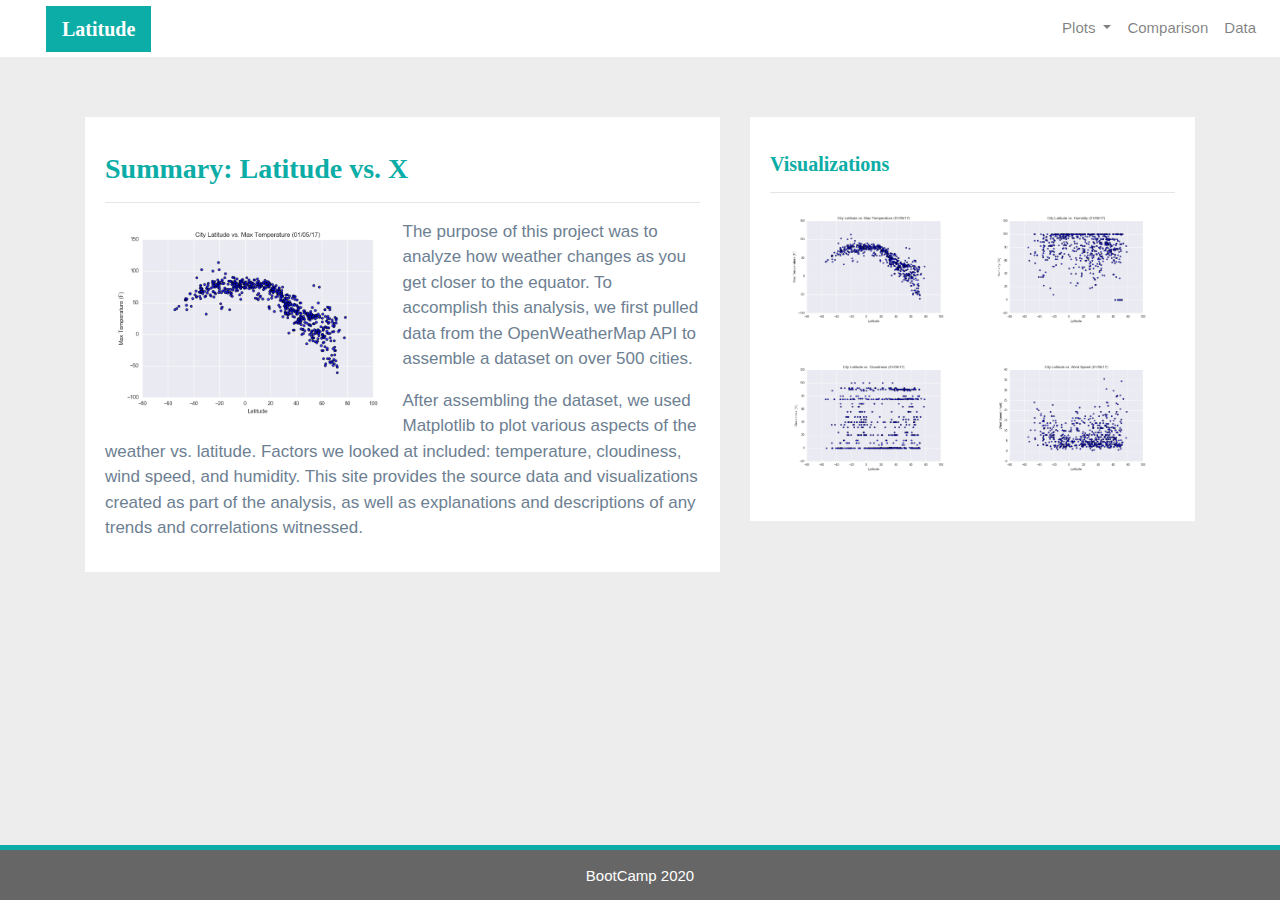
<file: index.html>
<!DOCTYPE html>

<html>



    <head>

        <meta charset="utf-8" />

        <meta http-equiv="X-UA-Compatible" content="IE=edge">

        <title>Web Visualization Dashboard</title>

        <meta name="viewport" content="width=device-width, initial-scale=1">



        <!-- Bootstrap CSS -->

        <link rel="stylesheet" href="https://stackpath.bootstrapcdn.com/bootstrap/4.3.1/css/bootstrap.min.css" integrity="sha384-ggOyR0iXCbMQv3Xipma34MD+dH/1fQ784/j6cY/iJTQUOhcWr7x9JvoRxT2MZw1T"

             crossorigin="anonymous">

  <!--CSS Link-->

  <link rel="stylesheet" type="text/css" href="style.css">

    </head>



    <body>

        <!-- Navigation Section -->

        <div class="navigation">

          <nav class="navbar navbar-expand-lg navbar-light">

            <a class="navbar-brand" style="background-color: #0BADA6;" href="index.html">Latitude</a>

            <button class="navbar-toggler  border border-white" type="button" data-toggle="collapse" data-target="#navbarNavDropdown"

              aria-controls="navbarNavDropdown" aria-expanded="false" aria-label="Toggle navigation">

              <span class="navbar-toggler-icon"></span>

            </button>

            <div class="collapse navbar-collapse" id="navbarNavDropdown">

              <ul class="navbar-nav ml-auto">

                <li class="nav-item dropdown">

                  <a class="nav-link dropdown-toggle" href="#" id="navbarDropdownMenuLink" data-toggle="dropdown"

                    aria-haspopup="true" aria-expanded="false">

                    Plots

                  </a>

                  <div class="dropdown-menu" aria-labelledby="navbarDropdownMenuLink">

                    <a class="dropdown-item" href="max_temperature.html">Max Temperature</a>

                    <a class="dropdown-item" href="humidity.html">Humidity</a>

                    <a class="dropdown-item" href="cloudiness.html">Cloudiness</a>

                    <a class="dropdown-item" href="wind_speed.html">Wind Speed</a>

                  </div>

                </li>

                <li class="nav-item">

                  <a class="nav-link" href="comparisons.html">Comparison</a>

                </li>

                <li class="nav-item">

                  <a class="nav-link" href="data.html">Data</a>

                </li>

      

              </ul>

            </div>

          </nav>

        </div>

        <!-- Content Section -->

        <div class="container">

          <div class="row">

            <div class="col-lg-7 col-md-12">

              <!-- Left box  -->

              <div class="box">

                <h3 class="title">Summary: Latitude vs. X</h3>

                <hr>

                <img src="Resources/assets/images/Fig1.png" class="vizualization rounded float-left" alt="Max Temperature Graph">

                <p>The purpose of this project was to analyze how weather changes as you get closer to the equator. To

                  accomplish this analysis, we first pulled data from the OpenWeatherMap API to assemble a dataset on over

                  500 cities.</p>

                <p>After assembling the dataset, we used Matplotlib to plot various aspects of the weather vs. latitude.

                  Factors we looked at included: temperature, cloudiness, wind speed, and humidity. This site provides the

                  source data and visualizations created as part of the analysis, as well as explanations and descriptions of

                  any trends and correlations witnessed.</p>

              </div>

            </div>

            <div class="col-lg-5 col-md-12">

              <!-- Right Box -->

              <div class="box">

                <h5 class="title">Visualizations</h5>

                <hr>

      

      

                <div class="container">

                  <div class="row" style="padding-bottom: 30px;">

                    <div class="col-6">

                      <a href="max_temperature.html">

                        <img class="panel" src="Resources/assets/images/Fig1.png" alt="Max Temperature Image">

                      </a>

                    </div>

                    <div class="col-6">

                      <a href="humidity.html">

                        <img class="panel" src="Resources/assets/images/Fig2.png" alt="Humidity Graph">

                      </a>

                    </div>

                  </div>

                  <div class="row" style="padding-bottom: 30px;">

                    <div class="col-6">

                      <a href="cloudiness.html">

                        <img class="panel" src="Resources/assets/images/Fig3.png" alt="Cloudiness Graph">

                      </a>

                    </div>

                    <div class="col-6">

                      <a href="wind_speed.html">

                        <img class="panel" src="Resources/assets/images/Fig4.png" alt="Wind Speed Graph">

                      </a>

                    </div>

      

      

                  </div>

                </div>

      

      

              </div>

            </div>

          </div>

        </div>

        <!-- Footer Section -->

        <footer>

          <div class="footer">BootCamp 2020</div>

        </footer>

      

        <!-- Bootstrap JS -->

          <script src="https://code.jquery.com/jquery-3.3.1.slim.min.js" integrity="sha384-q8i/X+965DzO0rT7abK41JStQIAqVgRVzpbzo5smXKp4YfRvH+8abtTE1Pi6jizo" 

            crossorigin="anonymous"></script>

          <script src="https://cdnjs.cloudflare.com/ajax/libs/popper.js/1.14.7/umd/popper.min.js" integrity="sha384-UO2eT0CpHqdSJQ6hJty5KVphtPhzWj9WO1clHTMGa3JDZwrnQq4sF86dIHNDz0W1" 

            crossorigin="anonymous"></script>

          <script src="https://stackpath.bootstrapcdn.com/bootstrap/4.3.1/js/bootstrap.min.js" integrity="sha384-JjSmVgyd0p3pXB1rRibZUAYoIIy6OrQ6VrjIEaFf/nJGzIxFDsf4x0xIM+B07jRM" 

            crossorigin="anonymous"></script>

      

</body>

</html>
</file>
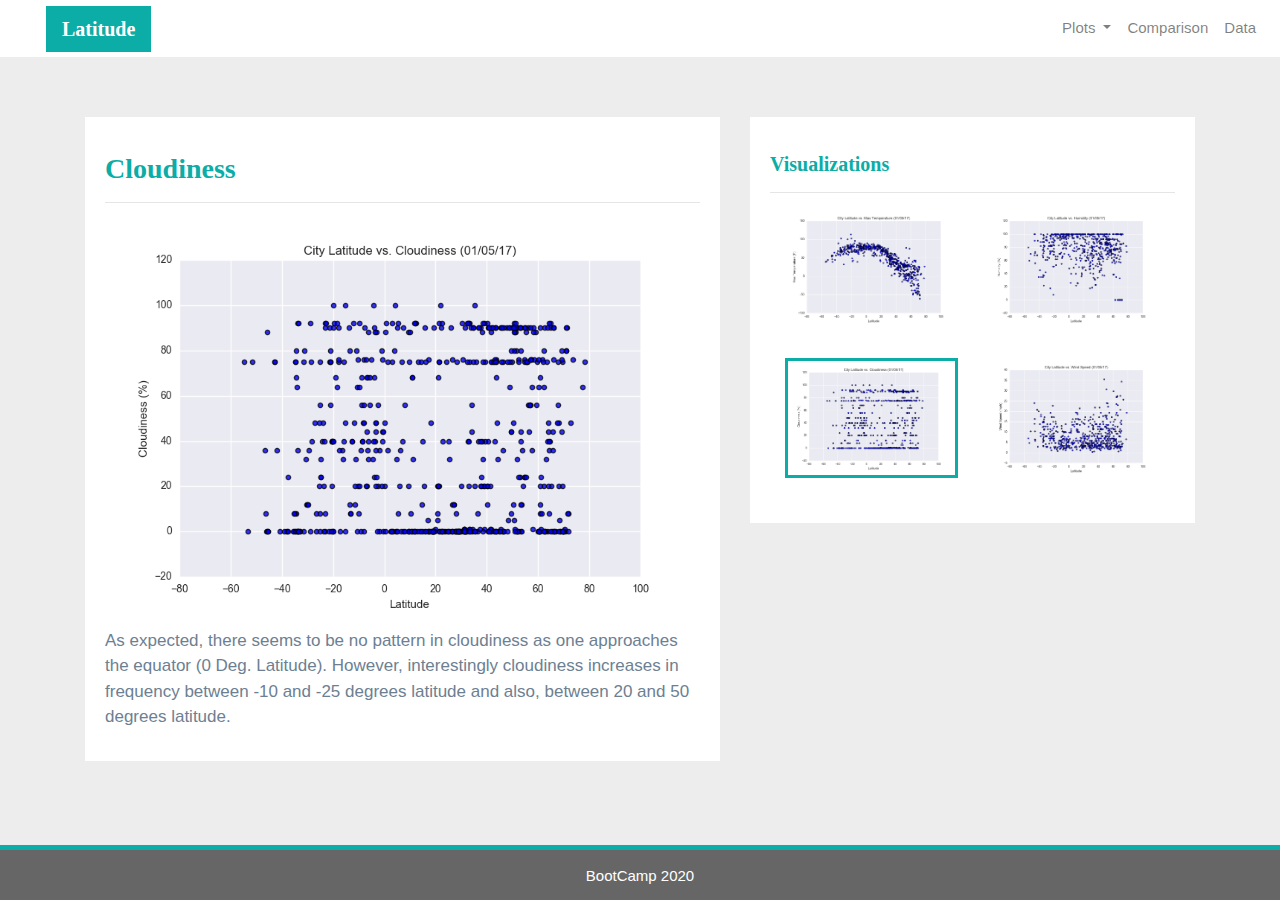
<file: cloudiness.html>
<!DOCTYPE html>

<html>



<head>

  <meta charset="utf-8" />

  <meta http-equiv="X-UA-Compatible" content="IE=edge">

  <title>Web Visualization Dashboard</title>

  <meta name="viewport" content="width=device-width, initial-scale=1">



  <!-- Bootstrap CSS -->

  <link rel="stylesheet" href="https://stackpath.bootstrapcdn.com/bootstrap/4.3.1/css/bootstrap.min.css" integrity="sha384-ggOyR0iXCbMQv3Xipma34MD+dH/1fQ784/j6cY/iJTQUOhcWr7x9JvoRxT2MZw1T"

    crossorigin="anonymous">



  <!--CSS Link-->

  <link rel="stylesheet" type="text/css" href="style.css">



</head>



<body>

  <!-- Navigation Section -->

  <div class="navigation">

    <nav class="navbar navbar-expand-lg navbar-light">

      <a class="navbar-brand" style="background-color: #0BADA6;" href="index.html">Latitude</a>

      <button class="navbar-toggler border border-white" type="button" data-toggle="collapse" data-target="#navbarNavDropdown"

        aria-controls="navbarNavDropdown" aria-expanded="false" aria-label="Toggle navigation">

        <span class="navbar-toggler-icon"></span>

      </button>

      <div class="collapse navbar-collapse" id="navbarNavDropdown">

        <ul class="navbar-nav ml-auto">

          <li class="nav-item dropdown">

            <a class="nav-link dropdown-toggle" href="#" id="navbarDropdownMenuLink" data-toggle="dropdown"

              aria-haspopup="true" aria-expanded="false">

              Plots

            </a>

            <div class="dropdown-menu" aria-labelledby="navbarDropdownMenuLink">

              <a class="dropdown-item" href="max_temperature.html">Max Temperature</a>

              <a class="dropdown-item" href="humidity.html">Humidity</a>

              <a class="dropdown-item active" href="cloudiness.html">Cloudiness</a>

              <a class="dropdown-item" href="wind_speed.html">Wind Speed</a>

            </div>

          </li>

          <li class="nav-item">

            <a class="nav-link" href="comparisons.html">Comparison</a>

          </li>

          <li class="nav-item">

            <a class="nav-link" href="data.html">Data</a>

          </li>



        </ul>

      </div>

    </nav>

  </div>

  <!-- Content Section -->

  <div class="container">

    <div class="row">

      <div class="col-lg-7 col-md-12">

        <!-- Left box  -->

        <div class="box">

          <h3 class="title">Cloudiness</h3>

          <hr>

          <img src="Resources/assets/images/Fig3.png" alt="Cloudines Graph">

          <p>As expected, there seems to be no pattern in cloudiness as one approaches the equator (0 Deg. Latitude). However, interestingly cloudiness increases in frequency between -10 and -25 degrees latitude and also, between 20 and 50 degrees latitude. </p>

        </div>

      </div>

      <div class="col-lg-5 col-md-12">

        <!-- Right Box -->

        <div class="box">

          <h5 class="title">Visualizations</h5>

          <hr>





          <div class="container">

            <div class="row" style="padding-bottom: 30px;">

              <div class="col-6">

                <a href="max_temperature.html">

                  <img class="panel" src="Resources/assets/images/Fig1.png" alt="Max Temperature Image">

                </a>

              </div>

              <div class="col-6">

                <a href="humidity.html">

                  <img class="panel" src="Resources/assets/images/Fig2.png" alt="Humidity Graph">

                </a>

              </div>

            </div>



            <div class="row" style="padding-bottom: 30px;">

              <div class="col-6">

                <a href="cloudiness.html">

                  <img class="panel active" src="Resources/assets/images/Fig3.png" alt="Cloudiness Graph">

                </a>

              </div>

              <div class="col-6">

                <a href="wind_speed.html">

                  <img class="panel" src="Resources/assets/images/Fig4.png" alt="Wind Speed Graph">

                </a>

              </div>





            </div>

          </div>





        </div>

      </div>

    </div>

  </div>

  <!-- Footer Section -->

  <footer>

    <div class="footer">BootCamp 2020</div>

  </footer>



  <!-- Bootstrap JS -->

  <script src="https://code.jquery.com/jquery-3.3.1.slim.min.js" integrity="sha384-q8i/X+965DzO0rT7abK41JStQIAqVgRVzpbzo5smXKp4YfRvH+8abtTE1Pi6jizo" 

    crossorigin="anonymous"></script>

  <script src="https://cdnjs.cloudflare.com/ajax/libs/popper.js/1.14.7/umd/popper.min.js" integrity="sha384-UO2eT0CpHqdSJQ6hJty5KVphtPhzWj9WO1clHTMGa3JDZwrnQq4sF86dIHNDz0W1" 

    crossorigin="anonymous"></script>

  <script src="https://stackpath.bootstrapcdn.com/bootstrap/4.3.1/js/bootstrap.min.js" integrity="sha384-JjSmVgyd0p3pXB1rRibZUAYoIIy6OrQ6VrjIEaFf/nJGzIxFDsf4x0xIM+B07jRM" 

    crossorigin="anonymous"></script>



</body>



</html>
</file>
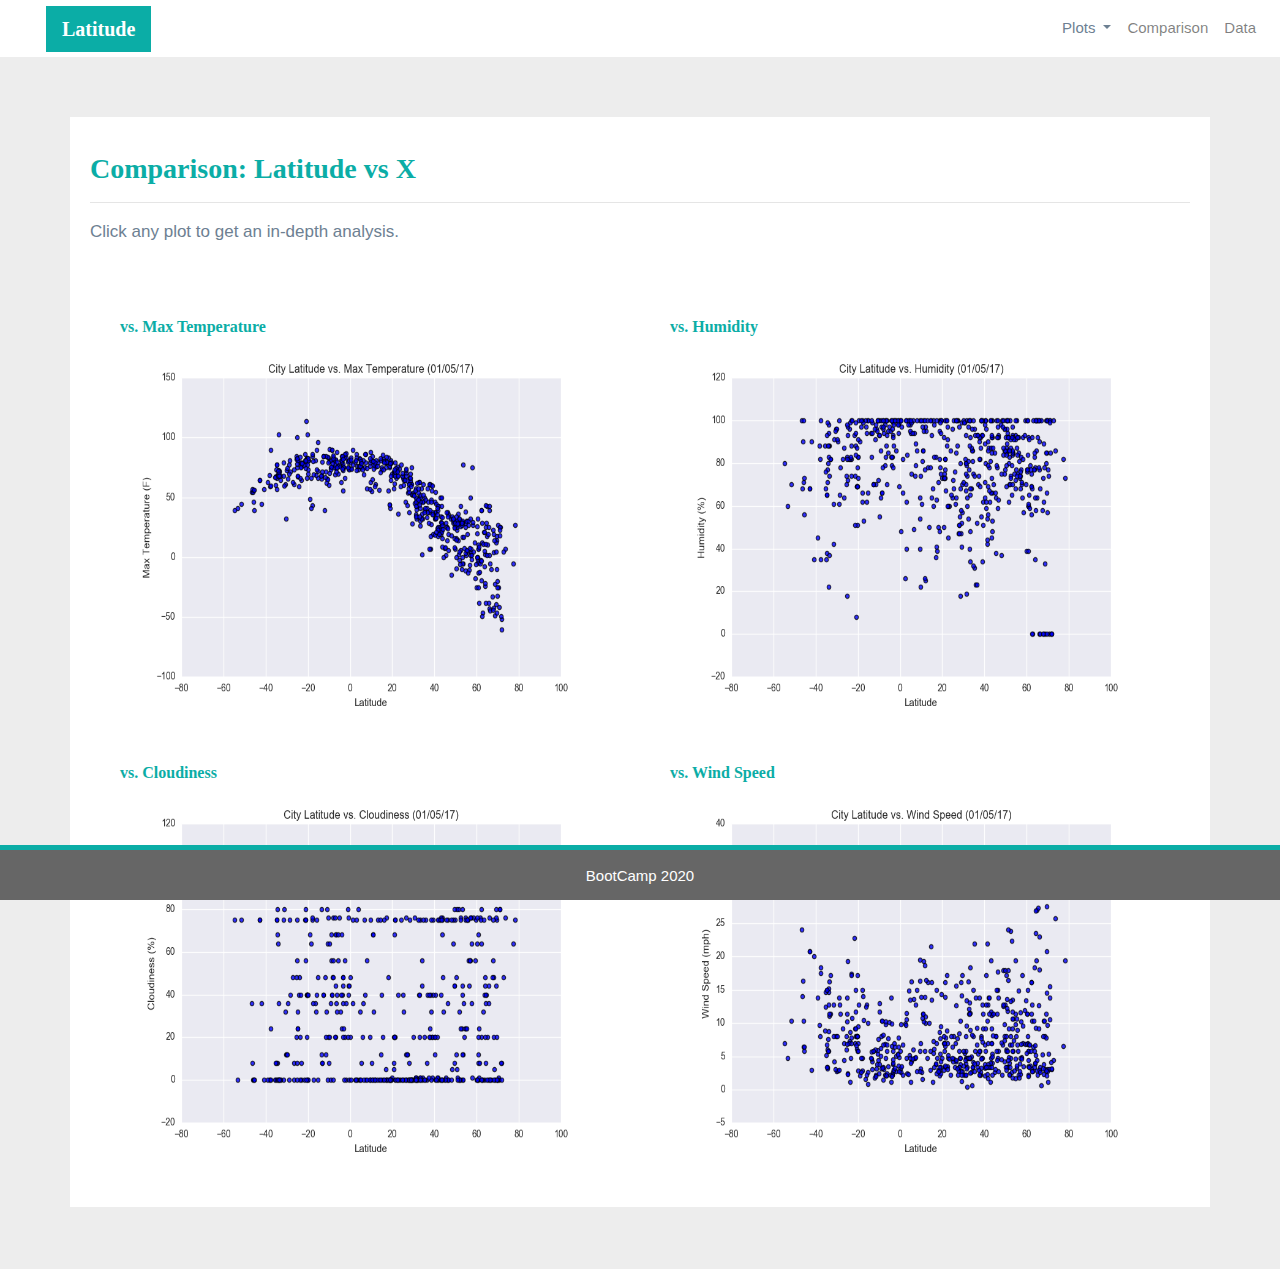
<file: comparisons.html>
<!DOCTYPE html>

<html>



<head>

  <meta charset="utf-8" />

  <meta http-equiv="X-UA-Compatible" content="IE=edge">

  <title>Web Visualization Dashboard</title>

  <meta name="viewport" content="width=device-width, initial-scale=1">



  <!-- Bootstrap CSS -->

  <link rel="stylesheet" href="https://stackpath.bootstrapcdn.com/bootstrap/4.3.1/css/bootstrap.min.css" integrity="sha384-ggOyR0iXCbMQv3Xipma34MD+dH/1fQ784/j6cY/iJTQUOhcWr7x9JvoRxT2MZw1T"

    crossorigin="anonymous">



  <!--CSS Link-->

  <link rel="stylesheet" type="text/css" href="style.css">



</head>



<body>

  <!-- Navigation Section -->

  <div class="navigation">

    <nav class="navbar navbar-expand-lg navbar-light">

      <a class="navbar-brand" style="background-color: #0BADA6;" href="index.html">Latitude</a>

      <button class="navbar-toggler  border border-white" type="button" data-toggle="collapse" data-target="#navbarNavDropdown"

        aria-controls="navbarNavDropdown" aria-expanded="false" aria-label="Toggle navigation">

        <span class="navbar-toggler-icon"></span>

      </button>

      <div class="collapse navbar-collapse" id="navbarNavDropdown">

        <ul class="navbar-nav ml-auto">

          <li class="nav-item dropdown">

            <a class="nav-link dropdown-toggle" href="#" id="navbarDropdownMenuLink" data-toggle="dropdown"

              aria-haspopup="true" aria-expanded="false" style="color: #6D8092">

              Plots

            </a>

            <div class="dropdown-menu" aria-labelledby="navbarDropdownMenuLink">

              <a class="dropdown-item" href="max_temperature.html">Max Temperature</a>

              <a class="dropdown-item" href="humidity.html">Humidity</a>

              <a class="dropdown-item" href="cloudiness.html">Cloudiness</a>

              <a class="dropdown-item" href="wind_speed.html">Wind Speed</a>

            </div>

          </li>

          <li class="nav-item">

            <a class="nav-link" href="comparisons.html">Comparison</a>

          </li>

          <li class="nav-item">

            <a class="nav-link" href="data.html">Data</a>

          </li>



        </ul>

      </div>

    </nav>

  </div>

  <!-- Content Section -->

  <div class="container">

    <div class="row">

      <div>

        <!-- Left box  -->

        <div class="box">

          <h3 class="title">Comparison: Latitude vs X</h3>

          <hr>

          <p>Click any plot to get an in-depth analysis.</p>

          <div class="container" style="padding-bottom: 40px;">

            <div class="row">

              <div class="col-lg-6" style="padding: 30px;">

                <div class="title">vs. Max Temperature</div>

                <a href="max_temperature.html">

                  <img class="panel" src="Resources/assets/images/Fig1.png" alt="Max Temperature Image">

                </a>

              </div>

              <div class="col-lg-6" style="padding: 30px;">

                <div class="title">vs. Humidity</div>

                <a href="humidity.html">

                  <img class="panel" src="Resources/assets/images/Fig2.png" alt="Humidity Graph">

                </a>

              </div>

            </div>



            <div class="row">

              <div class="col-lg-6" style="padding: 30px;">

                <div class="title">vs. Cloudiness</div>

                <a href="cloudiness.html">

                  <img class="panel" src="Resources/assets/images/Fig3.png" alt="Cloudiness Graph">

                </a>



              </div>

              <div class="col-lg-6" style="padding: 30px;">

                <div class="title">vs. Wind Speed</div>

                <a href="wind_speed.html">

                  <img class="panel" src="Resources/assets/images/Fig4.png" alt="Wind Speed Graph">

                </a>

              </div>

            </div>

          </div>

        </div>

      </div>

    </div>

  </div>



  <!-- Footer Section -->

  <footer>

    <div class="footer">BootCamp 2020</div>

  </footer>



  <!-- Bootstrap JS -->

  <script src="https://code.jquery.com/jquery-3.3.1.slim.min.js" integrity="sha384-q8i/X+965DzO0rT7abK41JStQIAqVgRVzpbzo5smXKp4YfRvH+8abtTE1Pi6jizo" 

    crossorigin="anonymous"></script>

  <script src="https://cdnjs.cloudflare.com/ajax/libs/popper.js/1.14.7/umd/popper.min.js" integrity="sha384-UO2eT0CpHqdSJQ6hJty5KVphtPhzWj9WO1clHTMGa3JDZwrnQq4sF86dIHNDz0W1" 

    crossorigin="anonymous"></script>

  <script src="https://stackpath.bootstrapcdn.com/bootstrap/4.3.1/js/bootstrap.min.js" integrity="sha384-JjSmVgyd0p3pXB1rRibZUAYoIIy6OrQ6VrjIEaFf/nJGzIxFDsf4x0xIM+B07jRM" 

    crossorigin="anonymous"></script>



</body>



</html>
</file>
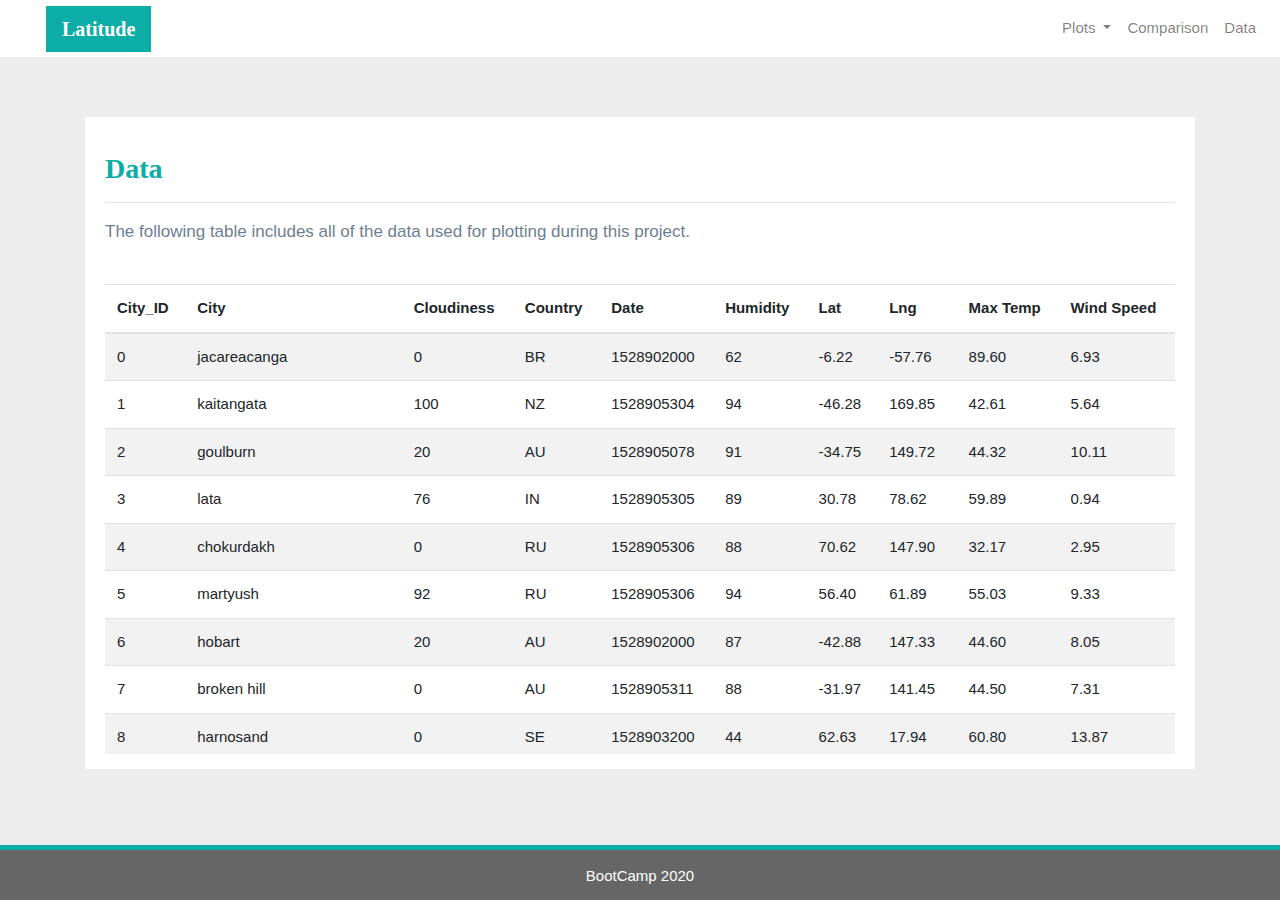
<file: data.html>
<!DOCTYPE html>

<html>



<head>

  <meta charset="utf-8" />

  <meta http-equiv="X-UA-Compatible" content="IE=edge">

  <title>Web Visualization Dashboard</title>

  <meta name="viewport" content="width=device-width, initial-scale=1">



  <!-- Bootstrap CSS -->

  <link rel="stylesheet" href="https://stackpath.bootstrapcdn.com/bootstrap/4.3.1/css/bootstrap.min.css" integrity="sha384-ggOyR0iXCbMQv3Xipma34MD+dH/1fQ784/j6cY/iJTQUOhcWr7x9JvoRxT2MZw1T"

    crossorigin="anonymous">



  <!--CSS Link-->

  <link rel="stylesheet" type="text/css" href="style.css">



</head>



<body>

  <!-- Navigation Section -->

  <div class="navigation">

    <nav class="navbar navbar-expand-lg navbar-light">

      <a class="navbar-brand" style="background-color: #0BADA6;" href="index.html">Latitude</a>

      <button class="navbar-toggler border border-white" type="button" data-toggle="collapse" data-target="#navbarNavDropdown"

        aria-controls="navbarNavDropdown" aria-expanded="false" aria-label="Toggle navigation">

        <span class="navbar-toggler-icon"></span>

      </button>

      <div class="collapse navbar-collapse" id="navbarNavDropdown">

        <ul class="navbar-nav ml-auto">

          <li class="nav-item dropdown">

            <a class="nav-link dropdown-toggle" href="#" id="navbarDropdownMenuLink" data-toggle="dropdown"

              aria-haspopup="true" aria-expanded="false">

              Plots

            </a>

            <div class="dropdown-menu" aria-labelledby="navbarDropdownMenuLink">

              <a class="dropdown-item" href="max_temperature.html">Max Temperature</a>

              <a class="dropdown-item" href="humidity.html">Humidity</a>

              <a class="dropdown-item" href="cloudiness.html">Cloudiness</a>

              <a class="dropdown-item" href="wind_speed.html">Wind Speed</a>

            </div>

          </li>

          <li class="nav-item">

            <a class="nav-link" href="comparisons.html">Comparison</a>
            
          </li>

          <li class="nav-item">

            <a class="nav-link" href="data.html">Data</a>

          </li>



        </ul>

      </div>

    </nav>

  </div>

  <!-- Content Section -->

  <div class="container">

    <div class="box">

      <h3 class="title">Data</h3>

      <hr>

      <p>The following table includes all of the data used for plotting during this project.</p>

      <br>

      <div class="table-responsive" style="overflow-x:auto; overflow-y:auto; max-height:470px; max-width: auto;">



        <table class="table table-striped">

  <thead>

    <tr>

      <th>City_ID</th>

      <th>City</th>

      <th>Cloudiness</th>

      <th>Country</th>

      <th>Date</th>

      <th>Humidity</th>

      <th>Lat</th>

      <th>Lng</th>

      <th>Max Temp</th>

      <th>Wind Speed</th>

    </tr>

  </thead>

  <tbody>

    <tr>

      <td>0</td>

      <td>jacareacanga</td>

      <td>0</td>

      <td>BR</td>

      <td>1528902000</td>

      <td>62</td>

      <td>-6.22</td>

      <td>-57.76</td>

      <td>89.60</td>

      <td>6.93</td>

    </tr>

    <tr>

      <td>1</td>

      <td>kaitangata</td>

      <td>100</td>

      <td>NZ</td>

      <td>1528905304</td>

      <td>94</td>

      <td>-46.28</td>

      <td>169.85</td>

      <td>42.61</td>

      <td>5.64</td>

    </tr>

    <tr>

      <td>2</td>

      <td>goulburn</td>

      <td>20</td>

      <td>AU</td>

      <td>1528905078</td>

      <td>91</td>

      <td>-34.75</td>

      <td>149.72</td>

      <td>44.32</td>

      <td>10.11</td>

    </tr>

    <tr>

      <td>3</td>

      <td>lata</td>

      <td>76</td>

      <td>IN</td>

      <td>1528905305</td>

      <td>89</td>

      <td>30.78</td>

      <td>78.62</td>

      <td>59.89</td>

      <td>0.94</td>

    </tr>

    <tr>

      <td>4</td>

      <td>chokurdakh</td>

      <td>0</td>

      <td>RU</td>

      <td>1528905306</td>

      <td>88</td>

      <td>70.62</td>

      <td>147.90</td>

      <td>32.17</td>

      <td>2.95</td>

    </tr>

    <tr>

      <td>5</td>

      <td>martyush</td>

      <td>92</td>

      <td>RU</td>

      <td>1528905306</td>

      <td>94</td>

      <td>56.40</td>

      <td>61.89</td>

      <td>55.03</td>

      <td>9.33</td>

    </tr>

    <tr>

      <td>6</td>

      <td>hobart</td>

      <td>20</td>

      <td>AU</td>

      <td>1528902000</td>

      <td>87</td>

      <td>-42.88</td>

      <td>147.33</td>

      <td>44.60</td>

      <td>8.05</td>

    </tr>

    <tr>

      <td>7</td>

      <td>broken hill</td>

      <td>0</td>

      <td>AU</td>

      <td>1528905311</td>

      <td>88</td>

      <td>-31.97</td>

      <td>141.45</td>

      <td>44.50</td>

      <td>7.31</td>

    </tr>

    <tr>

      <td>8</td>

      <td>harnosand</td>

      <td>0</td>

      <td>SE</td>

      <td>1528903200</td>

      <td>44</td>

      <td>62.63</td>

      <td>17.94</td>

      <td>60.80</td>

      <td>13.87</td>

    </tr>

    <tr>

      <td>9</td>

      <td>tuatapere</td>

      <td>0</td>

      <td>NZ</td>

      <td>1528905312</td>

      <td>100</td>

      <td>-46.13</td>

      <td>167.69</td>

      <td>38.92</td>

      <td>3.40</td>

    </tr>

    <tr>

      <td>10</td>

      <td>puerto ayora</td>

      <td>90</td>

      <td>EC</td>

      <td>1528902000</td>

      <td>69</td>

      <td>-0.74</td>

      <td>-90.35</td>

      <td>77.00</td>

      <td>13.87</td>

    </tr>

    <tr>

      <td>11</td>

      <td>havre-saint-pierre</td>

      <td>75</td>

      <td>CA</td>

      <td>1528902000</td>

      <td>58</td>

      <td>50.23</td>

      <td>-63.60</td>

      <td>53.60</td>

      <td>19.46</td>

    </tr>

    <tr>

      <td>12</td>

      <td>punta arenas</td>

      <td>0</td>

      <td>CL</td>

      <td>1528902000</td>

      <td>100</td>

      <td>-53.16</td>

      <td>-70.91</td>

      <td>35.60</td>

      <td>9.17</td>

    </tr>

    <tr>

      <td>13</td>

      <td>tasiilaq</td>

      <td>75</td>

      <td>GL</td>

      <td>1528901400</td>

      <td>60</td>

      <td>65.61</td>

      <td>-37.64</td>

      <td>39.20</td>

      <td>2.24</td>

    </tr>

    <tr>

      <td>14</td>

      <td>chapais</td>

      <td>40</td>

      <td>CA</td>

      <td>1528902000</td>

      <td>38</td>

      <td>49.78</td>

      <td>-74.86</td>

      <td>59.00</td>

      <td>10.29</td>

    </tr>

    <tr>

      <td>15</td>

      <td>avarua</td>

      <td>40</td>

      <td>CK</td>

      <td>1528902000</td>

      <td>56</td>

      <td>-21.21</td>

      <td>-159.78</td>

      <td>73.40</td>

      <td>10.29</td>

    </tr>

    <tr>

      <td>16</td>

      <td>hofn</td>

      <td>75</td>

      <td>IS</td>

      <td>1528902000</td>

      <td>87</td>

      <td>64.25</td>

      <td>-15.21</td>

      <td>51.80</td>

      <td>8.05</td>

    </tr>

    <tr>

      <td>17</td>

      <td>yukamenskoye</td>

      <td>92</td>

      <td>RU</td>

      <td>1528905315</td>

      <td>98</td>

      <td>57.89</td>

      <td>52.24</td>

      <td>56.65</td>

      <td>10.22</td>

    </tr>

    <tr>

      <td>18</td>

      <td>khandbari</td>

      <td>80</td>

      <td>NP</td>

      <td>1528905315</td>

      <td>67</td>

      <td>27.38</td>

      <td>87.21</td>

      <td>44.59</td>

      <td>1.39</td>

    </tr>

    <tr>

      <td>19</td>

      <td>bethel</td>

      <td>1</td>

      <td>US</td>

      <td>1528901580</td>

      <td>93</td>

      <td>60.79</td>

      <td>-161.76</td>

      <td>44.60</td>

      <td>8.05</td>

    </tr>

    <tr>

      <td>20</td>

      <td>ushuaia</td>

      <td>75</td>

      <td>AR</td>

      <td>1528902000</td>

      <td>64</td>

      <td>-54.81</td>

      <td>-68.31</td>

      <td>41.00</td>

      <td>3.36</td>

    </tr>

    <tr>

      <td>21</td>

      <td>east london</td>

      <td>0</td>

      <td>ZA</td>

      <td>1528902000</td>

      <td>37</td>

      <td>-33.02</td>

      <td>27.91</td>

      <td>69.80</td>

      <td>5.82</td>

    </tr>

    <tr>

      <td>22</td>

      <td>bluff</td>

      <td>76</td>

      <td>AU</td>

      <td>1528905321</td>

      <td>76</td>

      <td>-23.58</td>

      <td>149.07</td>

      <td>61.96</td>

      <td>4.74</td>

    </tr>

    <tr>

      <td>23</td>

      <td>mount isa</td>

      <td>75</td>

      <td>AU</td>

      <td>1528902000</td>

      <td>100</td>

      <td>-20.73</td>

      <td>139.49</td>

      <td>64.40</td>

      <td>3.29</td>

    </tr>

    <tr>

      <td>24</td>

      <td>pevek</td>

      <td>0</td>

      <td>RU</td>

      <td>1528905321</td>

      <td>71</td>

      <td>69.70</td>

      <td>170.27</td>

      <td>36.94</td>

      <td>6.98</td>

    </tr>

    <tr>

      <td>25</td>

      <td>gao</td>

      <td>24</td>

      <td>ML</td>

      <td>1528905321</td>

      <td>16</td>

      <td>16.28</td>

      <td>-0.04</td>

      <td>110.02</td>

      <td>4.97</td>

    </tr>

    <tr>

      <td>26</td>

      <td>cabo san lucas</td>

      <td>75</td>

      <td>MX</td>

      <td>1528901160</td>

      <td>74</td>

      <td>22.89</td>

      <td>-109.91</td>

      <td>84.20</td>

      <td>10.29</td>

    </tr>

    <tr>

      <td>27</td>

      <td>sao filipe</td>

      <td>0</td>

      <td>CV</td>

      <td>1528905323</td>

      <td>88</td>

      <td>14.90</td>

      <td>-24.50</td>

      <td>75.73</td>

      <td>13.02</td>

    </tr>

    <tr>

      <td>28</td>

      <td>tiksi</td>

      <td>44</td>

      <td>RU</td>

      <td>1528905298</td>

      <td>58</td>

      <td>71.64</td>

      <td>128.87</td>

      <td>57.73</td>

      <td>10.11</td>

    </tr>

    <tr>

      <td>29</td>

      <td>busselton</td>

      <td>92</td>

      <td>AU</td>

      <td>1528905323</td>

      <td>100</td>

      <td>-33.64</td>

      <td>115.35</td>

      <td>60.43</td>

      <td>10.56</td>

    </tr>

    <tr>

      <td>30</td>

      <td>alofi</td>

      <td>76</td>

      <td>NU</td>

      <td>1528902000</td>

      <td>88</td>

      <td>-19.06</td>

      <td>-169.92</td>

      <td>71.60</td>

      <td>3.36</td>

    </tr>

    <tr>

      <td>31</td>

      <td>ola</td>

      <td>75</td>

      <td>RU</td>

      <td>1528902000</td>

      <td>100</td>

      <td>59.58</td>

      <td>151.30</td>

      <td>42.80</td>

      <td>7.76</td>

    </tr>

    <tr>

      <td>32</td>

      <td>atar</td>

      <td>20</td>

      <td>MR</td>

      <td>1528902000</td>

      <td>19</td>

      <td>20.52</td>

      <td>-13.05</td>

      <td>91.40</td>

      <td>9.17</td>

    </tr>

    <tr>

      <td>33</td>

      <td>rikitea</td>

      <td>0</td>

      <td>PF</td>

      <td>1528905325</td>

      <td>100</td>

      <td>-23.12</td>

      <td>-134.97</td>

      <td>73.57</td>

      <td>8.66</td>

    </tr>

    <tr>

      <td>34</td>

      <td>hermanus</td>

      <td>0</td>

      <td>ZA</td>

      <td>1528905325</td>

      <td>24</td>

      <td>-34.42</td>

      <td>19.24</td>

      <td>77.17</td>

      <td>8.66</td>

    </tr>

    <tr>

      <td>35</td>

      <td>ponta delgada</td>

      <td>75</td>

      <td>PT</td>

      <td>1528903800</td>

      <td>88</td>

      <td>37.73</td>

      <td>-25.67</td>

      <td>71.60</td>

      <td>12.75</td>

    </tr>

    <tr>

      <td>36</td>

      <td>bambari</td>

      <td>24</td>

      <td>CF</td>

      <td>1528905326</td>

      <td>84</td>

      <td>5.77</td>

      <td>20.68</td>

      <td>81.85</td>

      <td>7.65</td>

    </tr>

    <tr>

      <td>37</td>

      <td>cap malheureux</td>

      <td>75</td>

      <td>MU</td>

      <td>1528902000</td>

      <td>69</td>

      <td>-19.98</td>

      <td>57.61</td>

      <td>75.20</td>

      <td>14.99</td>

    </tr>

    <tr>

      <td>38</td>

      <td>puerto escondido</td>

      <td>75</td>

      <td>MX</td>

      <td>1528901100</td>

      <td>65</td>

      <td>15.86</td>

      <td>-97.07</td>

      <td>80.60</td>

      <td>3.36</td>

    </tr>

    <tr>

      <td>39</td>

      <td>qaanaaq</td>

      <td>32</td>

      <td>GL</td>

      <td>1528905330</td>

      <td>100</td>

      <td>77.48</td>

      <td>-69.36</td>

      <td>31.45</td>

      <td>6.31</td>

    </tr>

    <tr>

      <td>40</td>

      <td>new norfolk</td>

      <td>20</td>

      <td>AU</td>

      <td>1528902000</td>

      <td>87</td>

      <td>-42.78</td>

      <td>147.06</td>

      <td>44.60</td>

      <td>8.05</td>

    </tr>

    <tr>

      <td>41</td>

      <td>najran</td>

      <td>40</td>

      <td>SA</td>

      <td>1528902000</td>

      <td>13</td>

      <td>17.54</td>

      <td>44.22</td>

      <td>98.60</td>

      <td>11.41</td>

    </tr>

    <tr>

      <td>42</td>

      <td>isla mujeres</td>

      <td>90</td>

      <td>MX</td>

      <td>1528904340</td>

      <td>100</td>

      <td>21.23</td>

      <td>-86.73</td>

      <td>75.20</td>

      <td>16.11</td>

    </tr>

    <tr>

      <td>43</td>

      <td>mar del plata</td>

      <td>0</td>

      <td>AR</td>

      <td>1528905297</td>

      <td>100</td>

      <td>-46.43</td>

      <td>-67.52</td>

      <td>32.53</td>

      <td>7.31</td>

    </tr>

    <tr>

      <td>44</td>

      <td>provideniya</td>

      <td>0</td>

      <td>RU</td>

      <td>1528905332</td>

      <td>91</td>

      <td>64.42</td>

      <td>-173.23</td>

      <td>40.63</td>

      <td>10.78</td>

    </tr>

    <tr>

      <td>45</td>

      <td>jamestown</td>

      <td>12</td>

      <td>AU</td>

      <td>1528905333</td>

      <td>88</td>

      <td>-33.21</td>

      <td>138.60</td>

      <td>43.15</td>

      <td>10.89</td>

    </tr>

    <tr>

      <td>46</td>

      <td>medicine hat</td>

      <td>20</td>

      <td>CA</td>

      <td>1528902000</td>

      <td>34</td>

      <td>50.04</td>

      <td>-110.68</td>

      <td>66.20</td>

      <td>14.99</td>

    </tr>

    <tr>

      <td>47</td>

      <td>katsuura</td>

      <td>8</td>

      <td>JP</td>

      <td>1528905334</td>

      <td>88</td>

      <td>33.93</td>

      <td>134.50</td>

      <td>62.05</td>

      <td>7.54</td>

    </tr>

    <tr>

      <td>48</td>

      <td>aklavik</td>

      <td>20</td>

      <td>CA</td>

      <td>1528902000</td>

      <td>53</td>

      <td>68.22</td>

      <td>-135.01</td>

      <td>51.80</td>

      <td>11.41</td>

    </tr>

    <tr>

      <td>49</td>

      <td>tuktoyaktuk</td>

      <td>20</td>

      <td>CA</td>

      <td>1528902000</td>

      <td>61</td>

      <td>69.44</td>

      <td>-133.03</td>

      <td>46.40</td>

      <td>6.93</td>

    </tr>

    <tr>

      <td>50</td>

      <td>kapaa</td>

      <td>90</td>

      <td>US</td>

      <td>1528901760</td>

      <td>88</td>

      <td>22.08</td>

      <td>-159.32</td>

      <td>75.20</td>

      <td>14.99</td>

    </tr>

    <tr>

      <td>51</td>

      <td>mildura</td>

      <td>0</td>

      <td>AU</td>

      <td>1528905300</td>

      <td>92</td>

      <td>-34.18</td>

      <td>142.16</td>

      <td>45.67</td>

      <td>9.66</td>

    </tr>

    <tr>

      <td>52</td>

      <td>souillac</td>

      <td>75</td>

      <td>FR</td>

      <td>1528903800</td>

      <td>49</td>

      <td>45.60</td>

      <td>-0.60</td>

      <td>73.40</td>

      <td>10.29</td>

    </tr>

    <tr>

      <td>53</td>

      <td>lorengau</td>

      <td>100</td>

      <td>PG</td>

      <td>1528905336</td>

      <td>100</td>

      <td>-2.02</td>

      <td>147.27</td>

      <td>80.59</td>

      <td>3.85</td>

    </tr>

    <tr>

      <td>54</td>

      <td>praia</td>

      <td>20</td>

      <td>BR</td>

      <td>1528902000</td>

      <td>47</td>

      <td>-20.25</td>

      <td>-43.81</td>

      <td>82.40</td>

      <td>3.36</td>

    </tr>

    <tr>

      <td>55</td>

      <td>port alfred</td>

      <td>0</td>

      <td>ZA</td>

      <td>1528905338</td>

      <td>50</td>

      <td>-33.59</td>

      <td>26.89</td>

      <td>76.54</td>

      <td>7.20</td>

    </tr>

    <tr>

      <td>56</td>

      <td>barranca</td>

      <td>0</td>

      <td>PE</td>

      <td>1528905339</td>

      <td>98</td>

      <td>-10.75</td>

      <td>-77.76</td>

      <td>61.87</td>

      <td>9.89</td>

    </tr>

    <tr>

      <td>57</td>

      <td>nome</td>

      <td>40</td>

      <td>US</td>

      <td>1528902900</td>

      <td>70</td>

      <td>30.04</td>

      <td>-94.42</td>

      <td>87.80</td>

      <td>3.36</td>

    </tr>

    <tr>

      <td>58</td>

      <td>matay</td>

      <td>0</td>

      <td>EG</td>

      <td>1528905339</td>

      <td>23</td>

      <td>28.42</td>

      <td>30.79</td>

      <td>97.69</td>

      <td>6.98</td>

    </tr>

    <tr>

      <td>59</td>

      <td>saskylakh</td>

      <td>48</td>

      <td>RU</td>

      <td>1528905339</td>

      <td>55</td>

      <td>71.97</td>

      <td>114.09</td>

      <td>59.53</td>

      <td>5.86</td>

    </tr>

    <tr>

      <td>60</td>

      <td>itarema</td>

      <td>0</td>

      <td>BR</td>

      <td>1528905340</td>

      <td>61</td>

      <td>-2.92</td>

      <td>-39.92</td>

      <td>88.33</td>

      <td>12.57</td>

    </tr>

    <tr>

      <td>61</td>

      <td>butaritari</td>

      <td>56</td>

      <td>KI</td>

      <td>1528905340</td>

      <td>100</td>

      <td>3.07</td>

      <td>172.79</td>

      <td>81.13</td>

      <td>7.31</td>

    </tr>

    <tr>

      <td>62</td>

      <td>peniche</td>

      <td>20</td>

      <td>PT</td>

      <td>1528903800</td>

      <td>64</td>

      <td>39.36</td>

      <td>-9.38</td>

      <td>75.20</td>

      <td>12.75</td>

    </tr>

    <tr>

      <td>63</td>

      <td>beloha</td>

      <td>0</td>

      <td>MG</td>

      <td>1528905340</td>

      <td>57</td>

      <td>-25.17</td>

      <td>45.06</td>

      <td>71.95</td>

      <td>16.37</td>

    </tr>

    <tr>

      <td>64</td>

      <td>anadyr</td>

      <td>0</td>

      <td>RU</td>

      <td>1528902000</td>

      <td>57</td>

      <td>64.73</td>

      <td>177.51</td>

      <td>48.20</td>

      <td>4.47</td>

    </tr>

    <tr>

      <td>65</td>

      <td>luderitz</td>

      <td>12</td>

      <td>NaN</td>

      <td>1528905342</td>

      <td>64</td>

      <td>-26.65</td>

      <td>15.16</td>

      <td>64.03</td>

      <td>17.38</td>

    </tr>

    <tr>

      <td>66</td>

      <td>rochester</td>

      <td>1</td>

      <td>US</td>

      <td>1528902960</td>

      <td>37</td>

      <td>44.02</td>

      <td>-92.46</td>

      <td>73.40</td>

      <td>6.93</td>

    </tr>

    <tr>

      <td>67</td>

      <td>bosaso</td>

      <td>0</td>

      <td>SO</td>

      <td>1528905347</td>

      <td>86</td>

      <td>11.28</td>

      <td>49.18</td>

      <td>89.77</td>

      <td>3.96</td>

    </tr>

    <tr>

      <td>68</td>

      <td>faanui</td>

      <td>0</td>

      <td>PF</td>

      <td>1528905347</td>

      <td>100</td>

      <td>-16.48</td>

      <td>-151.75</td>

      <td>79.96</td>

      <td>11.79</td>

    </tr>

    <tr>

      <td>69</td>

      <td>grindavik</td>

      <td>75</td>

      <td>IS</td>

      <td>1528902000</td>

      <td>70</td>

      <td>63.84</td>

      <td>-22.43</td>

      <td>48.20</td>

      <td>5.82</td>

    </tr>

    <tr>

      <td>70</td>

      <td>margate</td>

      <td>20</td>

      <td>AU</td>

      <td>1528902000</td>

      <td>87</td>

      <td>-43.03</td>

      <td>147.26</td>

      <td>44.60</td>

      <td>8.05</td>

    </tr>

    <tr>

      <td>71</td>

      <td>marsh harbour</td>

      <td>88</td>

      <td>BS</td>

      <td>1528905349</td>

      <td>95</td>

      <td>26.54</td>

      <td>-77.06</td>

      <td>82.39</td>

      <td>10.00</td>

    </tr>

    <tr>

      <td>72</td>

      <td>comodoro rivadavia</td>

      <td>40</td>

      <td>AR</td>

      <td>1528902000</td>

      <td>60</td>

      <td>-45.87</td>

      <td>-67.48</td>

      <td>42.80</td>

      <td>9.17</td>

    </tr>

    <tr>

      <td>73</td>

      <td>upernavik</td>

      <td>92</td>

      <td>GL</td>

      <td>1528905350</td>

      <td>100</td>

      <td>72.79</td>

      <td>-56.15</td>

      <td>29.29</td>

      <td>3.74</td>

    </tr>

    <tr>

      <td>74</td>

      <td>uige</td>

      <td>0</td>

      <td>AO</td>

      <td>1528905350</td>

      <td>29</td>

      <td>-7.61</td>

      <td>15.06</td>

      <td>86.80</td>

      <td>3.18</td>

    </tr>

    <tr>

      <td>75</td>

      <td>bredasdorp</td>

      <td>0</td>

      <td>ZA</td>

      <td>1528902000</td>

      <td>23</td>

      <td>-34.53</td>

      <td>20.04</td>

      <td>82.40</td>

      <td>5.82</td>

    </tr>

    <tr>

      <td>76</td>

      <td>bodden town</td>

      <td>40</td>

      <td>KY</td>

      <td>1528902000</td>

      <td>78</td>

      <td>19.28</td>

      <td>-81.25</td>

      <td>80.60</td>

      <td>16.11</td>

    </tr>

    <tr>

      <td>77</td>

      <td>guerrero negro</td>

      <td>44</td>

      <td>MX</td>

      <td>1528905350</td>

      <td>88</td>

      <td>27.97</td>

      <td>-114.04</td>

      <td>63.85</td>

      <td>3.74</td>

    </tr>

    <tr>

      <td>78</td>

      <td>bilma</td>

      <td>0</td>

      <td>NE</td>

      <td>1528905351</td>

      <td>12</td>

      <td>18.69</td>

      <td>12.92</td>

      <td>110.47</td>

      <td>4.63</td>

    </tr>

    <tr>

      <td>79</td>

      <td>carnarvon</td>

      <td>0</td>

      <td>ZA</td>

      <td>1528905351</td>

      <td>30</td>

      <td>-30.97</td>

      <td>22.13</td>

      <td>60.43</td>

      <td>14.25</td>

    </tr>

    <tr>

      <td>80</td>

      <td>ponta do sol</td>

      <td>12</td>

      <td>BR</td>

      <td>1528905352</td>

      <td>72</td>

      <td>-20.63</td>

      <td>-46.00</td>

      <td>78.25</td>

      <td>3.96</td>

    </tr>

    <tr>

      <td>81</td>

      <td>vila franca do campo</td>

      <td>75</td>

      <td>PT</td>

      <td>1528903800</td>

      <td>88</td>

      <td>37.72</td>

      <td>-25.43</td>

      <td>71.60</td>

      <td>12.75</td>

    </tr>

    <tr>

      <td>82</td>

      <td>puerto del rosario</td>

      <td>20</td>

      <td>ES</td>

      <td>1528903800</td>

      <td>60</td>

      <td>28.50</td>

      <td>-13.86</td>

      <td>73.40</td>

      <td>17.22</td>

    </tr>

    <tr>

      <td>83</td>

      <td>sitka</td>

      <td>20</td>

      <td>US</td>

      <td>1528905353</td>

      <td>92</td>

      <td>37.17</td>

      <td>-99.65</td>

      <td>74.02</td>

      <td>5.97</td>

    </tr>

    <tr>

      <td>84</td>

      <td>camacha</td>

      <td>75</td>

      <td>PT</td>

      <td>1528903800</td>

      <td>72</td>

      <td>33.08</td>

      <td>-16.33</td>

      <td>68.00</td>

      <td>16.11</td>

    </tr>

    <tr>

      <td>85</td>

      <td>saint-philippe</td>

      <td>1</td>

      <td>CA</td>

      <td>1528902900</td>

      <td>54</td>

      <td>45.36</td>

      <td>-73.48</td>

      <td>78.80</td>

      <td>11.41</td>

    </tr>

    <tr>

      <td>86</td>

      <td>port blair</td>

      <td>92</td>

      <td>IN</td>

      <td>1528905357</td>

      <td>97</td>

      <td>11.67</td>

      <td>92.75</td>

      <td>84.37</td>

      <td>25.10</td>

    </tr>

    <tr>

      <td>87</td>

      <td>albany</td>

      <td>90</td>

      <td>US</td>

      <td>1528903860</td>

      <td>68</td>

      <td>42.65</td>

      <td>-73.75</td>

      <td>69.80</td>

      <td>3.36</td>

    </tr>

    <tr>

      <td>88</td>

      <td>barrow</td>

      <td>88</td>

      <td>AR</td>

      <td>1528905182</td>

      <td>72</td>

      <td>-38.31</td>

      <td>-60.23</td>

      <td>50.26</td>

      <td>8.21</td>

    </tr>

    <tr>

      <td>89</td>

      <td>qorveh</td>

      <td>92</td>

      <td>IR</td>

      <td>1528905357</td>

      <td>22</td>

      <td>35.17</td>

      <td>47.80</td>

      <td>76.72</td>

      <td>3.18</td>

    </tr>

    <tr>

      <td>90</td>

      <td>san jeronimo</td>

      <td>90</td>

      <td>PE</td>

      <td>1528902000</td>

      <td>81</td>

      <td>-13.65</td>

      <td>-73.37</td>

      <td>46.40</td>

      <td>2.39</td>

    </tr>

    <tr>

      <td>91</td>

      <td>mataura</td>

      <td>24</td>

      <td>NZ</td>

      <td>1528905299</td>

      <td>79</td>

      <td>-46.19</td>

      <td>168.86</td>

      <td>25.69</td>

      <td>3.18</td>

    </tr>

    <tr>

      <td>92</td>

      <td>buala</td>

      <td>64</td>

      <td>SB</td>

      <td>1528905359</td>

      <td>100</td>

      <td>-8.15</td>

      <td>159.59</td>

      <td>78.70</td>

      <td>4.18</td>

    </tr>

    <tr>

      <td>93</td>

      <td>eyl</td>

      <td>20</td>

      <td>SO</td>

      <td>1528905359</td>

      <td>57</td>

      <td>7.98</td>

      <td>49.82</td>

      <td>86.62</td>

      <td>22.41</td>

    </tr>

    <tr>

      <td>94</td>

      <td>abu dhabi</td>

      <td>0</td>

      <td>AE</td>

      <td>1528902000</td>

      <td>29</td>

      <td>24.47</td>

      <td>54.37</td>

      <td>98.60</td>

      <td>16.11</td>

    </tr>

    <tr>

      <td>95</td>

      <td>tahe</td>

      <td>92</td>

      <td>CN</td>

      <td>1528905359</td>

      <td>98</td>

      <td>52.34</td>

      <td>124.71</td>

      <td>51.43</td>

      <td>2.17</td>

    </tr>

    <tr>

      <td>96</td>

      <td>chuy</td>

      <td>80</td>

      <td>UY</td>

      <td>1528905099</td>

      <td>93</td>

      <td>-33.69</td>

      <td>-53.46</td>

      <td>52.87</td>

      <td>28.90</td>

    </tr>

    <tr>

      <td>97</td>

      <td>dzerzhinskoye</td>

      <td>8</td>

      <td>RU</td>

      <td>1528905360</td>

      <td>69</td>

      <td>56.84</td>

      <td>95.22</td>

      <td>65.11</td>

      <td>3.85</td>

    </tr>

    <tr>

      <td>98</td>

      <td>vanavara</td>

      <td>0</td>

      <td>RU</td>

      <td>1528905360</td>

      <td>50</td>

      <td>60.35</td>

      <td>102.28</td>

      <td>64.21</td>

      <td>5.64</td>

    </tr>

    <tr>

      <td>99</td>

      <td>muros</td>

      <td>40</td>

      <td>ES</td>

      <td>1528903800</td>

      <td>72</td>

      <td>42.77</td>

      <td>-9.06</td>

      <td>66.20</td>

      <td>10.29</td>

    </tr>

    <tr>

      <td>100</td>

      <td>auchel</td>

      <td>0</td>

      <td>FR</td>

      <td>1528903800</td>

      <td>49</td>

      <td>50.51</td>

      <td>2.47</td>

      <td>68.00</td>

      <td>3.36</td>

    </tr>

    <tr>

      <td>101</td>

      <td>bubaque</td>

      <td>40</td>

      <td>GW</td>

      <td>1528902000</td>

      <td>55</td>

      <td>11.28</td>

      <td>-15.83</td>

      <td>91.40</td>

      <td>11.41</td>

    </tr>

    <tr>

      <td>102</td>

      <td>khatanga</td>

      <td>8</td>

      <td>RU</td>

      <td>1528905361</td>

      <td>65</td>

      <td>71.98</td>

      <td>102.47</td>

      <td>60.97</td>

      <td>4.63</td>

    </tr>

    <tr>

      <td>103</td>

      <td>los banos</td>

      <td>1</td>

      <td>US</td>

      <td>1528904100</td>

      <td>67</td>

      <td>37.06</td>

      <td>-120.85</td>

      <td>75.20</td>

      <td>4.74</td>

    </tr>

    <tr>

      <td>104</td>

      <td>labuhan</td>

      <td>12</td>

      <td>ID</td>

      <td>1528905361</td>

      <td>95</td>

      <td>-2.54</td>

      <td>115.51</td>

      <td>72.94</td>

      <td>1.83</td>

    </tr>

    <tr>

      <td>105</td>

      <td>saint-paul</td>

      <td>75</td>

      <td>FR</td>

      <td>1528903800</td>

      <td>56</td>

      <td>45.22</td>

      <td>1.90</td>

      <td>68.00</td>

      <td>14.99</td>

    </tr>

    <tr>

      <td>106</td>

      <td>petatlan</td>

      <td>90</td>

      <td>MX</td>

      <td>1528901220</td>

      <td>74</td>

      <td>17.52</td>

      <td>-101.27</td>

      <td>84.20</td>

      <td>1.83</td>

    </tr>

    <tr>

      <td>107</td>

      <td>baykit</td>

      <td>36</td>

      <td>RU</td>

      <td>1528905366</td>

      <td>68</td>

      <td>61.68</td>

      <td>96.39</td>

      <td>63.94</td>

      <td>4.29</td>

    </tr>

    <tr>

      <td>108</td>

      <td>dalby</td>

      <td>75</td>

      <td>AU</td>

      <td>1528902000</td>

      <td>93</td>

      <td>-27.18</td>

      <td>151.26</td>

      <td>53.60</td>

      <td>2.24</td>

    </tr>

    <tr>

      <td>109</td>

      <td>yellowknife</td>

      <td>90</td>

      <td>CA</td>

      <td>1528902540</td>

      <td>93</td>

      <td>62.45</td>

      <td>-114.38</td>

      <td>46.40</td>

      <td>8.05</td>

    </tr>

    <tr>

      <td>110</td>

      <td>hilo</td>

      <td>75</td>

      <td>US</td>

      <td>1528901580</td>

      <td>88</td>

      <td>19.71</td>

      <td>-155.08</td>

      <td>66.20</td>

      <td>5.82</td>

    </tr>

    <tr>

      <td>111</td>

      <td>turukhansk</td>

      <td>36</td>

      <td>RU</td>

      <td>1528905297</td>

      <td>76</td>

      <td>65.80</td>

      <td>87.96</td>

      <td>66.37</td>

      <td>6.42</td>

    </tr>

    <tr>

      <td>112</td>

      <td>dingle</td>

      <td>68</td>

      <td>PH</td>

      <td>1528905368</td>

      <td>82</td>

      <td>11.00</td>

      <td>122.67</td>

      <td>79.96</td>

      <td>8.21</td>

    </tr>

    <tr>

      <td>113</td>

      <td>dillon</td>

      <td>1</td>

      <td>US</td>

      <td>1528901580</td>

      <td>44</td>

      <td>45.22</td>

      <td>-112.64</td>

      <td>57.20</td>

      <td>5.82</td>

    </tr>

    <tr>

      <td>114</td>

      <td>labytnangi</td>

      <td>64</td>

      <td>RU</td>

      <td>1528905370</td>

      <td>75</td>

      <td>66.66</td>

      <td>66.39</td>

      <td>47.11</td>

      <td>17.49</td>

    </tr>

    <tr>

      <td>115</td>

      <td>gigmoto</td>

      <td>36</td>

      <td>PH</td>

      <td>1528905370</td>

      <td>98</td>

      <td>13.78</td>

      <td>124.39</td>

      <td>83.56</td>

      <td>17.60</td>

    </tr>

    <tr>

      <td>116</td>

      <td>nouakchott</td>

      <td>68</td>

      <td>MR</td>

      <td>1528905371</td>

      <td>76</td>

      <td>18.08</td>

      <td>-15.98</td>

      <td>76.72</td>

      <td>1.39</td>

    </tr>

    <tr>

      <td>117</td>

      <td>rumoi</td>

      <td>92</td>

      <td>JP</td>

      <td>1528905371</td>

      <td>100</td>

      <td>43.93</td>

      <td>141.67</td>

      <td>44.41</td>

      <td>8.10</td>

    </tr>

    <tr>

      <td>118</td>

      <td>dikson</td>

      <td>32</td>

      <td>RU</td>

      <td>1528905373</td>

      <td>100</td>

      <td>73.51</td>

      <td>80.55</td>

      <td>31.09</td>

      <td>13.13</td>

    </tr>

    <tr>

      <td>119</td>

      <td>chinsali</td>

      <td>0</td>

      <td>ZM</td>

      <td>1528905377</td>

      <td>36</td>

      <td>-10.55</td>

      <td>32.07</td>

      <td>73.39</td>

      <td>9.22</td>

    </tr>

    <tr>

      <td>120</td>

      <td>georgetown</td>

      <td>75</td>

      <td>GY</td>

      <td>1528902000</td>

      <td>78</td>

      <td>6.80</td>

      <td>-58.16</td>

      <td>82.40</td>

      <td>9.17</td>

    </tr>

    <tr>

      <td>121</td>

      <td>tooele</td>

      <td>1</td>

      <td>US</td>

      <td>1528902900</td>

      <td>35</td>

      <td>40.53</td>

      <td>-112.30</td>

      <td>73.40</td>

      <td>9.17</td>

    </tr>

    <tr>

      <td>122</td>

      <td>nikolskoye</td>

      <td>40</td>

      <td>RU</td>

      <td>1528902000</td>

      <td>41</td>

      <td>59.70</td>

      <td>30.79</td>

      <td>60.80</td>

      <td>4.47</td>

    </tr>

    <tr>

      <td>123</td>

      <td>bodo</td>

      <td>80</td>

      <td>CI</td>

      <td>1528905379</td>

      <td>66</td>

      <td>5.91</td>

      <td>-4.68</td>

      <td>87.70</td>

      <td>8.21</td>

    </tr>

    <tr>

      <td>124</td>

      <td>minador do negrao</td>

      <td>32</td>

      <td>BR</td>

      <td>1528905379</td>

      <td>80</td>

      <td>-9.31</td>

      <td>-36.86</td>

      <td>76.81</td>

      <td>13.24</td>

    </tr>

    <tr>

      <td>125</td>

      <td>sambava</td>

      <td>88</td>

      <td>MG</td>

      <td>1528905379</td>

      <td>100</td>

      <td>-14.27</td>

      <td>50.17</td>

      <td>77.35</td>

      <td>19.73</td>

    </tr>

    <tr>

      <td>126</td>

      <td>yerbogachen</td>

      <td>0</td>

      <td>RU</td>

      <td>1528905380</td>

      <td>44</td>

      <td>61.28</td>

      <td>108.01</td>

      <td>64.93</td>

      <td>7.43</td>

    </tr>

    <tr>

      <td>127</td>

      <td>kahului</td>

      <td>1</td>

      <td>US</td>

      <td>1528901760</td>

      <td>93</td>

      <td>20.89</td>

      <td>-156.47</td>

      <td>66.20</td>

      <td>3.36</td>

    </tr>

    <tr>

      <td>128</td>

      <td>clyde river</td>

      <td>75</td>

      <td>CA</td>

      <td>1528902660</td>

      <td>100</td>

      <td>70.47</td>

      <td>-68.59</td>

      <td>35.60</td>

      <td>21.92</td>

    </tr>

    <tr>

      <td>129</td>

      <td>ancud</td>

      <td>20</td>

      <td>CL</td>

      <td>1528905381</td>

      <td>90</td>

      <td>-41.87</td>

      <td>-73.83</td>

      <td>39.10</td>

      <td>2.73</td>

    </tr>

    <tr>

      <td>130</td>

      <td>beringovskiy</td>

      <td>0</td>

      <td>RU</td>

      <td>1528905381</td>

      <td>88</td>

      <td>63.05</td>

      <td>179.32</td>

      <td>39.37</td>

      <td>3.40</td>

    </tr>

    <tr>

      <td>131</td>

      <td>majene</td>

      <td>32</td>

      <td>ID</td>

      <td>1528905382</td>

      <td>100</td>

      <td>-3.54</td>

      <td>118.97</td>

      <td>81.85</td>

      <td>11.01</td>

    </tr>

    <tr>

      <td>132</td>

      <td>ahar</td>

      <td>36</td>

      <td>IR</td>

      <td>1528905382</td>

      <td>62</td>

      <td>38.48</td>

      <td>47.07</td>

      <td>62.77</td>

      <td>3.74</td>

    </tr>

    <tr>

      <td>133</td>

      <td>ilhabela</td>

      <td>80</td>

      <td>BR</td>

      <td>1528905382</td>

      <td>98</td>

      <td>-23.78</td>

      <td>-45.36</td>

      <td>72.85</td>

      <td>2.28</td>

    </tr>

    <tr>

      <td>134</td>

      <td>listvyagi</td>

      <td>0</td>

      <td>RU</td>

      <td>1528905382</td>

      <td>78</td>

      <td>53.68</td>

      <td>86.95</td>

      <td>65.11</td>

      <td>2.06</td>

    </tr>

    <tr>

      <td>135</td>

      <td>skjervoy</td>

      <td>40</td>

      <td>NO</td>

      <td>1528903200</td>

      <td>65</td>

      <td>70.03</td>

      <td>20.97</td>

      <td>44.60</td>

      <td>10.29</td>

    </tr>

    <tr>

      <td>136</td>

      <td>cape town</td>

      <td>0</td>

      <td>ZA</td>

      <td>1528902000</td>

      <td>35</td>

      <td>-33.93</td>

      <td>18.42</td>

      <td>73.40</td>

      <td>9.17</td>

    </tr>

    <tr>

      <td>137</td>

      <td>iqaluit</td>

      <td>90</td>

      <td>CA</td>

      <td>1528902000</td>

      <td>96</td>

      <td>63.75</td>

      <td>-68.52</td>

      <td>35.60</td>

      <td>20.80</td>

    </tr>

    <tr>

      <td>138</td>

      <td>fort-shevchenko</td>

      <td>0</td>

      <td>KZ</td>

      <td>1528905387</td>

      <td>59</td>

      <td>44.51</td>

      <td>50.26</td>

      <td>74.20</td>

      <td>3.62</td>

    </tr>

    <tr>

      <td>139</td>

      <td>severo-kurilsk</td>

      <td>92</td>

      <td>RU</td>

      <td>1528905387</td>

      <td>100</td>

      <td>50.68</td>

      <td>156.12</td>

      <td>38.02</td>

      <td>16.26</td>

    </tr>

    <tr>

      <td>140</td>

      <td>arraial do cabo</td>

      <td>0</td>

      <td>BR</td>

      <td>1528905600</td>

      <td>65</td>

      <td>-22.97</td>

      <td>-42.02</td>

      <td>80.60</td>

      <td>4.70</td>

    </tr>

    <tr>

      <td>141</td>

      <td>torbay</td>

      <td>90</td>

      <td>CA</td>

      <td>1528903560</td>

      <td>93</td>

      <td>47.66</td>

      <td>-52.73</td>

      <td>50.00</td>

      <td>19.46</td>

    </tr>

    <tr>

      <td>142</td>

      <td>ahipara</td>

      <td>88</td>

      <td>NZ</td>

      <td>1528905388</td>

      <td>91</td>

      <td>-35.17</td>

      <td>173.16</td>

      <td>56.65</td>

      <td>9.66</td>

    </tr>

    <tr>

      <td>143</td>

      <td>bandarbeyla</td>

      <td>0</td>

      <td>SO</td>

      <td>1528905389</td>

      <td>79</td>

      <td>9.49</td>

      <td>50.81</td>

      <td>79.15</td>

      <td>32.93</td>

    </tr>

    <tr>

      <td>144</td>

      <td>vuktyl</td>

      <td>92</td>

      <td>RU</td>

      <td>1528905389</td>

      <td>96</td>

      <td>63.86</td>

      <td>57.31</td>

      <td>52.60</td>

      <td>7.43</td>

    </tr>

    <tr>

      <td>145</td>

      <td>caravelas</td>

      <td>0</td>

      <td>BR</td>

      <td>1528905390</td>

      <td>98</td>

      <td>-17.73</td>

      <td>-39.27</td>

      <td>77.62</td>

      <td>10.45</td>

    </tr>

    <tr>

      <td>146</td>

      <td>waipawa</td>

      <td>92</td>

      <td>NZ</td>

      <td>1528905390</td>

      <td>94</td>

      <td>-39.94</td>

      <td>176.59</td>

      <td>50.89</td>

      <td>9.44</td>

    </tr>

    <tr>

      <td>147</td>

      <td>khomutovo</td>

      <td>0</td>

      <td>RU</td>

      <td>1528905390</td>

      <td>65</td>

      <td>52.85</td>

      <td>37.45</td>

      <td>72.31</td>

      <td>5.97</td>

    </tr>

    <tr>

      <td>148</td>

      <td>acajutla</td>

      <td>40</td>

      <td>SV</td>

      <td>1528901400</td>

      <td>79</td>

      <td>13.59</td>

      <td>-89.83</td>

      <td>84.20</td>

      <td>1.12</td>

    </tr>

    <tr>

      <td>149</td>

      <td>buritis</td>

      <td>0</td>

      <td>BR</td>

      <td>1528905391</td>

      <td>53</td>

      <td>-15.62</td>

      <td>-46.42</td>

      <td>83.74</td>

      <td>6.87</td>

    </tr>

    <tr>

      <td>150</td>

      <td>meulaboh</td>

      <td>48</td>

      <td>ID</td>

      <td>1528905392</td>

      <td>100</td>

      <td>4.14</td>

      <td>96.13</td>

      <td>82.03</td>

      <td>3.40</td>

    </tr>

    <tr>

      <td>151</td>

      <td>vaini</td>

      <td>100</td>

      <td>IN</td>

      <td>1528905392</td>

      <td>98</td>

      <td>15.34</td>

      <td>74.49</td>

      <td>70.42</td>

      <td>4.29</td>

    </tr>

    <tr>

      <td>152</td>

      <td>teya</td>

      <td>75</td>

      <td>MX</td>

      <td>1528901400</td>

      <td>66</td>

      <td>21.05</td>

      <td>-89.07</td>

      <td>86.00</td>

      <td>13.87</td>

    </tr>

    <tr>

      <td>153</td>

      <td>bambous virieux</td>

      <td>75</td>

      <td>MU</td>

      <td>1528902000</td>

      <td>69</td>

      <td>-20.34</td>

      <td>57.76</td>

      <td>75.20</td>

      <td>14.99</td>

    </tr>

    <tr>

      <td>154</td>

      <td>zaragoza</td>

      <td>20</td>

      <td>ES</td>

      <td>1528903800</td>

      <td>49</td>

      <td>41.65</td>

      <td>-0.88</td>

      <td>77.00</td>

      <td>28.86</td>

    </tr>

    <tr>

      <td>155</td>

      <td>thompson</td>

      <td>75</td>

      <td>CA</td>

      <td>1528902600</td>

      <td>76</td>

      <td>55.74</td>

      <td>-97.86</td>

      <td>57.20</td>

      <td>3.36</td>

    </tr>

    <tr>

      <td>156</td>

      <td>kodiak</td>

      <td>1</td>

      <td>US</td>

      <td>1528901580</td>

      <td>50</td>

      <td>39.95</td>

      <td>-94.76</td>

      <td>75.20</td>

      <td>13.87</td>

    </tr>

    <tr>

      <td>157</td>

      <td>nsanje</td>

      <td>92</td>

      <td>MZ</td>

      <td>1528905397</td>

      <td>84</td>

      <td>-16.92</td>

      <td>35.26</td>

      <td>70.33</td>

      <td>4.18</td>

    </tr>

    <tr>

      <td>158</td>

      <td>the pas</td>

      <td>1</td>

      <td>CA</td>

      <td>1528902000</td>

      <td>63</td>

      <td>53.82</td>

      <td>-101.24</td>

      <td>60.80</td>

      <td>10.29</td>

    </tr>

    <tr>

      <td>159</td>

      <td>masalli</td>

      <td>12</td>

      <td>KR</td>

      <td>1528902000</td>

      <td>77</td>

      <td>34.80</td>

      <td>126.66</td>

      <td>68.00</td>

      <td>9.17</td>

    </tr>

    <tr>

      <td>160</td>

      <td>talnakh</td>

      <td>20</td>

      <td>RU</td>

      <td>1528905398</td>

      <td>100</td>

      <td>69.49</td>

      <td>88.39</td>

      <td>42.79</td>

      <td>3.18</td>

    </tr>

    <tr>

      <td>161</td>

      <td>ilulissat</td>

      <td>90</td>

      <td>GL</td>

      <td>1528901400</td>

      <td>97</td>

      <td>69.22</td>

      <td>-51.10</td>

      <td>32.00</td>

      <td>4.70</td>

    </tr>

    <tr>

      <td>162</td>

      <td>vallenar</td>

      <td>0</td>

      <td>CL</td>

      <td>1528905399</td>

      <td>56</td>

      <td>-28.58</td>

      <td>-70.76</td>

      <td>54.40</td>

      <td>1.28</td>

    </tr>

    <tr>

      <td>163</td>

      <td>cap-aux-meules</td>

      <td>40</td>

      <td>CA</td>

      <td>1528902000</td>

      <td>62</td>

      <td>47.38</td>

      <td>-61.86</td>

      <td>51.80</td>

      <td>20.80</td>

    </tr>

    <tr>

      <td>164</td>

      <td>san quintin</td>

      <td>90</td>

      <td>PH</td>

      <td>1528902000</td>

      <td>100</td>

      <td>17.54</td>

      <td>120.52</td>

      <td>77.00</td>

      <td>13.87</td>

    </tr>

    <tr>

      <td>165</td>

      <td>victoria</td>

      <td>75</td>

      <td>BN</td>

      <td>1528902000</td>

      <td>94</td>

      <td>5.28</td>

      <td>115.24</td>

      <td>80.60</td>

      <td>1.12</td>

    </tr>

    <tr>

      <td>166</td>

      <td>okhotsk</td>

      <td>12</td>

      <td>RU</td>

      <td>1528905400</td>

      <td>100</td>

      <td>59.36</td>

      <td>143.24</td>

      <td>38.02</td>

      <td>2.17</td>

    </tr>

    <tr>

      <td>167</td>

      <td>bonavista</td>

      <td>92</td>

      <td>CA</td>

      <td>1528905401</td>

      <td>82</td>

      <td>48.65</td>

      <td>-53.11</td>

      <td>46.57</td>

      <td>22.97</td>

    </tr>

    <tr>

      <td>168</td>

      <td>manokwari</td>

      <td>80</td>

      <td>ID</td>

      <td>1528905401</td>

      <td>100</td>

      <td>-0.87</td>

      <td>134.08</td>

      <td>78.07</td>

      <td>8.10</td>

    </tr>

    <tr>

      <td>169</td>

      <td>lebu</td>

      <td>92</td>

      <td>ET</td>

      <td>1528905404</td>

      <td>100</td>

      <td>8.96</td>

      <td>38.73</td>

      <td>55.30</td>

      <td>0.72</td>

    </tr>

    <tr>

      <td>170</td>

      <td>qostanay</td>

      <td>75</td>

      <td>KZ</td>

      <td>1528902000</td>

      <td>54</td>

      <td>53.17</td>

      <td>63.58</td>

      <td>59.00</td>

      <td>6.71</td>

    </tr>

    <tr>

      <td>171</td>

      <td>victor harbor</td>

      <td>75</td>

      <td>AU</td>

      <td>1528902000</td>

      <td>82</td>

      <td>-35.55</td>

      <td>138.62</td>

      <td>55.40</td>

      <td>17.22</td>

    </tr>

    <tr>

      <td>172</td>

      <td>kamenka</td>

      <td>12</td>

      <td>RU</td>

      <td>1528905405</td>

      <td>98</td>

      <td>53.19</td>

      <td>44.05</td>

      <td>61.60</td>

      <td>9.44</td>

    </tr>

    <tr>

      <td>173</td>

      <td>cherskiy</td>

      <td>8</td>

      <td>RU</td>

      <td>1528905405</td>

      <td>48</td>

      <td>68.75</td>

      <td>161.30</td>

      <td>55.21</td>

      <td>3.18</td>

    </tr>

    <tr>

      <td>174</td>

      <td>kimbe</td>

      <td>92</td>

      <td>PG</td>

      <td>1528905405</td>

      <td>100</td>

      <td>-5.56</td>

      <td>150.15</td>

      <td>78.43</td>

      <td>6.64</td>

    </tr>

    <tr>

      <td>175</td>

      <td>guba</td>

      <td>75</td>

      <td>PH</td>

      <td>1528902000</td>

      <td>74</td>

      <td>10.43</td>

      <td>123.89</td>

      <td>84.20</td>

      <td>8.05</td>

    </tr>

    <tr>

      <td>176</td>

      <td>inuvik</td>

      <td>40</td>

      <td>CA</td>

      <td>1528902000</td>

      <td>53</td>

      <td>68.36</td>

      <td>-133.71</td>

      <td>51.80</td>

      <td>3.36</td>

    </tr>

    <tr>

      <td>177</td>

      <td>jiazi</td>

      <td>20</td>

      <td>CN</td>

      <td>1528902000</td>

      <td>78</td>

      <td>19.61</td>

      <td>110.49</td>

      <td>82.40</td>

      <td>4.47</td>

    </tr>

    <tr>

      <td>178</td>

      <td>namatanai</td>

      <td>76</td>

      <td>PG</td>

      <td>1528905407</td>

      <td>100</td>

      <td>-3.66</td>

      <td>152.44</td>

      <td>78.07</td>

      <td>11.68</td>

    </tr>

    <tr>

      <td>179</td>

      <td>port elizabeth</td>

      <td>90</td>

      <td>US</td>

      <td>1528903500</td>

      <td>83</td>

      <td>39.31</td>

      <td>-74.98</td>

      <td>75.20</td>

      <td>9.17</td>

    </tr>

    <tr>

      <td>180</td>

      <td>chilca</td>

      <td>75</td>

      <td>PE</td>

      <td>1528903800</td>

      <td>47</td>

      <td>-13.22</td>

      <td>-72.34</td>

      <td>55.40</td>

      <td>3.36</td>

    </tr>

    <tr>

      <td>181</td>

      <td>tual</td>

      <td>68</td>

      <td>ID</td>

      <td>1528905408</td>

      <td>100</td>

      <td>-5.67</td>

      <td>132.75</td>

      <td>79.78</td>

      <td>12.12</td>

    </tr>

    <tr>

      <td>182</td>

      <td>puerto colombia</td>

      <td>40</td>

      <td>CO</td>

      <td>1528902000</td>

      <td>74</td>

      <td>10.99</td>

      <td>-74.96</td>

      <td>87.80</td>

      <td>6.93</td>

    </tr>

    <tr>

      <td>183</td>

      <td>muzhi</td>

      <td>0</td>

      <td>RU</td>

      <td>1528905409</td>

      <td>63</td>

      <td>65.40</td>

      <td>64.70</td>

      <td>55.57</td>

      <td>10.67</td>

    </tr>

    <tr>

      <td>184</td>

      <td>tabuk</td>

      <td>92</td>

      <td>PH</td>

      <td>1528905413</td>

      <td>86</td>

      <td>17.41</td>

      <td>121.44</td>

      <td>72.40</td>

      <td>1.83</td>

    </tr>

    <tr>

      <td>185</td>

      <td>palauig</td>

      <td>92</td>

      <td>PH</td>

      <td>1528905413</td>

      <td>100</td>

      <td>15.44</td>

      <td>119.90</td>

      <td>74.11</td>

      <td>10.67</td>

    </tr>

    <tr>

      <td>186</td>

      <td>komsomolskiy</td>

      <td>0</td>

      <td>RU</td>

      <td>1528905413</td>

      <td>84</td>

      <td>67.55</td>

      <td>63.78</td>

      <td>37.39</td>

      <td>9.22</td>

    </tr>

    <tr>

      <td>187</td>

      <td>atuona</td>

      <td>44</td>

      <td>PF</td>

      <td>1528905298</td>

      <td>100</td>

      <td>-9.80</td>

      <td>-139.03</td>

      <td>79.60</td>

      <td>12.91</td>

    </tr>

    <tr>

      <td>188</td>

      <td>sinnamary</td>

      <td>92</td>

      <td>GF</td>

      <td>1528905414</td>

      <td>100</td>

      <td>5.38</td>

      <td>-52.96</td>

      <td>75.19</td>

      <td>3.40</td>

    </tr>

    <tr>

      <td>189</td>

      <td>kavieng</td>

      <td>92</td>

      <td>PG</td>

      <td>1528905414</td>

      <td>100</td>

      <td>-2.57</td>

      <td>150.80</td>

      <td>78.97</td>

      <td>5.41</td>

    </tr>

    <tr>

      <td>190</td>

      <td>moron</td>

      <td>0</td>

      <td>VE</td>

      <td>1528905415</td>

      <td>70</td>

      <td>10.49</td>

      <td>-68.20</td>

      <td>81.67</td>

      <td>3.06</td>

    </tr>

    <tr>

      <td>191</td>

      <td>fortuna</td>

      <td>20</td>

      <td>ES</td>

      <td>1528903800</td>

      <td>64</td>

      <td>38.18</td>

      <td>-1.13</td>

      <td>86.00</td>

      <td>12.75</td>

    </tr>

    <tr>

      <td>192</td>

      <td>pangnirtung</td>

      <td>90</td>

      <td>CA</td>

      <td>1528902000</td>

      <td>93</td>

      <td>66.15</td>

      <td>-65.72</td>

      <td>35.60</td>

      <td>4.70</td>

    </tr>

    <tr>

      <td>193</td>

      <td>paamiut</td>

      <td>68</td>

      <td>GL</td>

      <td>1528905416</td>

      <td>100</td>

      <td>61.99</td>

      <td>-49.67</td>

      <td>35.32</td>

      <td>12.46</td>

    </tr>

    <tr>

      <td>194</td>

      <td>juegang</td>

      <td>36</td>

      <td>CN</td>

      <td>1528905417</td>

      <td>76</td>

      <td>32.31</td>

      <td>121.18</td>

      <td>75.28</td>

      <td>16.60</td>

    </tr>

    <tr>

      <td>195</td>

      <td>kiama</td>

      <td>0</td>

      <td>AU</td>

      <td>1528905418</td>

      <td>86</td>

      <td>-34.67</td>

      <td>150.86</td>

      <td>50.44</td>

      <td>6.87</td>

    </tr>

    <tr>

      <td>196</td>

      <td>yamada</td>

      <td>20</td>

      <td>JP</td>

      <td>1528902000</td>

      <td>72</td>

      <td>36.58</td>

      <td>137.08</td>

      <td>60.80</td>

      <td>14.99</td>

    </tr>

    <tr>

      <td>197</td>

      <td>russell</td>

      <td>0</td>

      <td>AR</td>

      <td>1528902000</td>

      <td>48</td>

      <td>-33.01</td>

      <td>-68.80</td>

      <td>42.80</td>

      <td>3.36</td>

    </tr>

    <tr>

      <td>198</td>

      <td>port hawkesbury</td>

      <td>1</td>

      <td>CA</td>

      <td>1528902000</td>

      <td>63</td>

      <td>45.62</td>

      <td>-61.36</td>

      <td>64.40</td>

      <td>16.11</td>

    </tr>

    <tr>

      <td>199</td>

      <td>naze</td>

      <td>75</td>

      <td>NG</td>

      <td>1528902000</td>

      <td>62</td>

      <td>5.43</td>

      <td>7.07</td>

      <td>89.60</td>

      <td>9.17</td>

    </tr>

    <tr>

      <td>200</td>

      <td>namibe</td>

      <td>0</td>

      <td>AO</td>

      <td>1528905419</td>

      <td>89</td>

      <td>-15.19</td>

      <td>12.15</td>

      <td>74.02</td>

      <td>17.49</td>

    </tr>

    <tr>

      <td>201</td>

      <td>lodja</td>

      <td>0</td>

      <td>CD</td>

      <td>1528905419</td>

      <td>20</td>

      <td>-3.52</td>

      <td>23.60</td>

      <td>94.36</td>

      <td>4.97</td>

    </tr>

    <tr>

      <td>202</td>

      <td>basco</td>

      <td>1</td>

      <td>US</td>

      <td>1528904100</td>

      <td>44</td>

      <td>40.33</td>

      <td>-91.20</td>

      <td>77.00</td>

      <td>13.87</td>

    </tr>

    <tr>

      <td>203</td>

      <td>suleja</td>

      <td>20</td>

      <td>NG</td>

      <td>1528905420</td>

      <td>74</td>

      <td>9.18</td>

      <td>7.18</td>

      <td>87.34</td>

      <td>2.95</td>

    </tr>

    <tr>

      <td>204</td>

      <td>tazovskiy</td>

      <td>12</td>

      <td>RU</td>

      <td>1528905420</td>

      <td>60</td>

      <td>67.47</td>

      <td>78.70</td>

      <td>67.72</td>

      <td>14.81</td>

    </tr>

    <tr>

      <td>205</td>

      <td>waterloo</td>

      <td>75</td>

      <td>CA</td>

      <td>1528902000</td>

      <td>78</td>

      <td>43.47</td>

      <td>-80.52</td>

      <td>75.20</td>

      <td>12.75</td>

    </tr>

    <tr>

      <td>206</td>

      <td>kruisfontein</td>

      <td>0</td>

      <td>ZA</td>

      <td>1528905421</td>

      <td>47</td>

      <td>-34.00</td>

      <td>24.73</td>

      <td>75.82</td>

      <td>8.43</td>

    </tr>

    <tr>

      <td>207</td>

      <td>hithadhoo</td>

      <td>12</td>

      <td>MV</td>

      <td>1528905421</td>

      <td>100</td>

      <td>-0.60</td>

      <td>73.08</td>

      <td>83.65</td>

      <td>6.42</td>

    </tr>

    <tr>

      <td>208</td>

      <td>aqtobe</td>

      <td>0</td>

      <td>KZ</td>

      <td>1528902000</td>

      <td>24</td>

      <td>50.28</td>

      <td>57.21</td>

      <td>71.60</td>

      <td>6.71</td>

    </tr>

    <tr>

      <td>209</td>

      <td>trinidad</td>

      <td>75</td>

      <td>UY</td>

      <td>1528902000</td>

      <td>76</td>

      <td>-33.52</td>

      <td>-56.90</td>

      <td>50.00</td>

      <td>17.22</td>

    </tr>

    <tr>

      <td>210</td>

      <td>jasper</td>

      <td>12</td>

      <td>US</td>

      <td>1528904100</td>

      <td>83</td>

      <td>33.83</td>

      <td>-87.28</td>

      <td>78.80</td>

      <td>5.19</td>

    </tr>

    <tr>

      <td>211</td>

      <td>tempio pausania</td>

      <td>40</td>

      <td>IT</td>

      <td>1528903800</td>

      <td>77</td>

      <td>40.90</td>

      <td>9.10</td>

      <td>69.80</td>

      <td>11.41</td>

    </tr>

    <tr>

      <td>212</td>

      <td>kununurra</td>

      <td>75</td>

      <td>AU</td>

      <td>1528902000</td>

      <td>73</td>

      <td>-15.77</td>

      <td>128.74</td>

      <td>73.40</td>

      <td>5.82</td>

    </tr>

    <tr>

      <td>213</td>

      <td>zhob</td>

      <td>0</td>

      <td>PK</td>

      <td>1528905423</td>

      <td>10</td>

      <td>31.34</td>

      <td>69.45</td>

      <td>80.95</td>

      <td>5.64</td>

    </tr>

    <tr>

      <td>214</td>

      <td>los llanos de aridane</td>

      <td>20</td>

      <td>ES</td>

      <td>1528903800</td>

      <td>60</td>

      <td>28.66</td>

      <td>-17.92</td>

      <td>73.40</td>

      <td>12.75</td>

    </tr>

    <tr>

      <td>215</td>

      <td>nohar</td>

      <td>0</td>

      <td>IN</td>

      <td>1528905423</td>

      <td>22</td>

      <td>29.18</td>

      <td>74.77</td>

      <td>98.50</td>

      <td>9.55</td>

    </tr>

    <tr>

      <td>216</td>

      <td>sainte-suzanne</td>

      <td>76</td>

      <td>CH</td>

      <td>1528903800</td>

      <td>48</td>

      <td>47.51</td>

      <td>6.77</td>

      <td>66.20</td>

      <td>10.29</td>

    </tr>

    <tr>

      <td>217</td>

      <td>crotone</td>

      <td>0</td>

      <td>IT</td>

      <td>1528901400</td>

      <td>42</td>

      <td>39.09</td>

      <td>17.12</td>

      <td>82.40</td>

      <td>23.04</td>

    </tr>

    <tr>

      <td>218</td>

      <td>gambela</td>

      <td>92</td>

      <td>ET</td>

      <td>1528905424</td>

      <td>94</td>

      <td>8.25</td>

      <td>34.59</td>

      <td>68.62</td>

      <td>2.95</td>

    </tr>

    <tr>

      <td>219</td>

      <td>kavaratti</td>

      <td>80</td>

      <td>IN</td>

      <td>1528905424</td>

      <td>100</td>

      <td>10.57</td>

      <td>72.64</td>

      <td>81.67</td>

      <td>22.64</td>

    </tr>

    <tr>

      <td>220</td>

      <td>ust-ilimsk</td>

      <td>12</td>

      <td>RU</td>

      <td>1528905425</td>

      <td>87</td>

      <td>57.96</td>

      <td>102.73</td>

      <td>60.61</td>

      <td>1.95</td>

    </tr>

    <tr>

      <td>221</td>

      <td>leo</td>

      <td>0</td>

      <td>BF</td>

      <td>1528905429</td>

      <td>66</td>

      <td>11.10</td>

      <td>-2.10</td>

      <td>94.72</td>

      <td>4.63</td>

    </tr>

    <tr>

      <td>222</td>

      <td>totolapan</td>

      <td>75</td>

      <td>MX</td>

      <td>1528902840</td>

      <td>77</td>

      <td>18.99</td>

      <td>-98.92</td>

      <td>59.00</td>

      <td>5.82</td>

    </tr>

    <tr>

      <td>223</td>

      <td>funtua</td>

      <td>44</td>

      <td>NG</td>

      <td>1528905429</td>

      <td>50</td>

      <td>11.52</td>

      <td>7.31</td>

      <td>90.67</td>

      <td>2.17</td>

    </tr>

    <tr>

      <td>224</td>

      <td>salalah</td>

      <td>75</td>

      <td>OM</td>

      <td>1528901400</td>

      <td>89</td>

      <td>17.01</td>

      <td>54.10</td>

      <td>84.20</td>

      <td>10.29</td>

    </tr>

    <tr>

      <td>225</td>

      <td>burnie</td>

      <td>92</td>

      <td>AU</td>

      <td>1528905430</td>

      <td>100</td>

      <td>-41.05</td>

      <td>145.91</td>

      <td>51.88</td>

      <td>21.07</td>

    </tr>

    <tr>

      <td>226</td>

      <td>boulder city</td>

      <td>1</td>

      <td>US</td>

      <td>1528902900</td>

      <td>11</td>

      <td>35.98</td>

      <td>-114.83</td>

      <td>89.60</td>

      <td>3.51</td>

    </tr>

    <tr>

      <td>227</td>

      <td>massakory</td>

      <td>0</td>

      <td>TD</td>

      <td>1528905431</td>

      <td>46</td>

      <td>13.00</td>

      <td>15.73</td>

      <td>100.21</td>

      <td>6.98</td>

    </tr>

    <tr>

      <td>228</td>

      <td>arlit</td>

      <td>0</td>

      <td>NE</td>

      <td>1528905432</td>

      <td>14</td>

      <td>18.74</td>

      <td>7.39</td>

      <td>110.92</td>

      <td>4.74</td>

    </tr>

    <tr>

      <td>229</td>

      <td>zhigansk</td>

      <td>0</td>

      <td>RU</td>

      <td>1528905432</td>

      <td>56</td>

      <td>66.77</td>

      <td>123.37</td>

      <td>56.83</td>

      <td>4.97</td>

    </tr>

    <tr>

      <td>230</td>

      <td>florianopolis</td>

      <td>40</td>

      <td>BR</td>

      <td>1528902000</td>

      <td>64</td>

      <td>-27.60</td>

      <td>-48.55</td>

      <td>69.80</td>

      <td>3.36</td>

    </tr>

    <tr>

      <td>231</td>

      <td>lavrentiya</td>

      <td>0</td>

      <td>RU</td>

      <td>1528905432</td>

      <td>76</td>

      <td>65.58</td>

      <td>-170.99</td>

      <td>35.95</td>

      <td>8.43</td>

    </tr>

    <tr>

      <td>232</td>

      <td>bluefield</td>

      <td>90</td>

      <td>US</td>

      <td>1528902900</td>

      <td>78</td>

      <td>37.27</td>

      <td>-81.22</td>

      <td>78.80</td>

      <td>11.41</td>

    </tr>

    <tr>

      <td>233</td>

      <td>te anau</td>

      <td>8</td>

      <td>NZ</td>

      <td>1528905433</td>

      <td>80</td>

      <td>-45.41</td>

      <td>167.72</td>

      <td>27.22</td>

      <td>2.84</td>

    </tr>

    <tr>

      <td>234</td>

      <td>marawi</td>

      <td>44</td>

      <td>PH</td>

      <td>1528905433</td>

      <td>99</td>

      <td>8.00</td>

      <td>124.29</td>

      <td>66.73</td>

      <td>2.28</td>

    </tr>

    <tr>

      <td>235</td>

      <td>amapa</td>

      <td>75</td>

      <td>HN</td>

      <td>1528905600</td>

      <td>83</td>

      <td>15.09</td>

      <td>-87.97</td>

      <td>84.20</td>

      <td>4.70</td>

    </tr>

    <tr>

      <td>236</td>

      <td>palmer</td>

      <td>75</td>

      <td>AU</td>

      <td>1528902000</td>

      <td>82</td>

      <td>-34.85</td>

      <td>139.16</td>

      <td>55.40</td>

      <td>17.22</td>

    </tr>

    <tr>

      <td>237</td>

      <td>cidreira</td>

      <td>0</td>

      <td>BR</td>

      <td>1528905434</td>

      <td>81</td>

      <td>-30.17</td>

      <td>-50.22</td>

      <td>51.97</td>

      <td>26.33</td>

    </tr>

    <tr>

      <td>238</td>

      <td>saint-pierre</td>

      <td>90</td>

      <td>FR</td>

      <td>1528903800</td>

      <td>67</td>

      <td>48.95</td>

      <td>4.24</td>

      <td>66.20</td>

      <td>12.75</td>

    </tr>

    <tr>

      <td>239</td>

      <td>aykhal</td>

      <td>32</td>

      <td>RU</td>

      <td>1528905439</td>

      <td>57</td>

      <td>65.95</td>

      <td>111.51</td>

      <td>62.23</td>

      <td>4.74</td>

    </tr>

    <tr>

      <td>240</td>

      <td>ondangwa</td>

      <td>0</td>

      <td>NaN</td>

      <td>1528902000</td>

      <td>13</td>

      <td>-17.91</td>

      <td>15.98</td>

      <td>84.20</td>

      <td>2.24</td>

    </tr>

    <tr>

      <td>241</td>

      <td>pitimbu</td>

      <td>40</td>

      <td>BR</td>

      <td>1528902000</td>

      <td>54</td>

      <td>-7.47</td>

      <td>-34.81</td>

      <td>84.20</td>

      <td>17.22</td>

    </tr>

    <tr>

      <td>242</td>

      <td>grandview</td>

      <td>1</td>

      <td>US</td>

      <td>1528905300</td>

      <td>65</td>

      <td>38.89</td>

      <td>-94.53</td>

      <td>80.60</td>

      <td>10.29</td>

    </tr>

    <tr>

      <td>243</td>

      <td>williston</td>

      <td>1</td>

      <td>US</td>

      <td>1528902900</td>

      <td>36</td>

      <td>48.15</td>

      <td>-103.62</td>

      <td>71.60</td>

      <td>8.05</td>

    </tr>

    <tr>

      <td>244</td>

      <td>maniitsoq</td>

      <td>68</td>

      <td>GL</td>

      <td>1528905442</td>

      <td>97</td>

      <td>65.42</td>

      <td>-52.90</td>

      <td>36.31</td>

      <td>5.53</td>

    </tr>

    <tr>

      <td>245</td>

      <td>krasnyy yar</td>

      <td>92</td>

      <td>RU</td>

      <td>1528905443</td>

      <td>86</td>

      <td>50.70</td>

      <td>44.73</td>

      <td>64.03</td>

      <td>8.21</td>

    </tr>

    <tr>

      <td>246</td>

      <td>nouadhibou</td>

      <td>20</td>

      <td>MR</td>

      <td>1528902000</td>

      <td>47</td>

      <td>20.93</td>

      <td>-17.03</td>

      <td>80.60</td>

      <td>14.99</td>

    </tr>

    <tr>

      <td>247</td>

      <td>buritama</td>

      <td>68</td>

      <td>BR</td>

      <td>1528905444</td>

      <td>95</td>

      <td>-21.07</td>

      <td>-50.14</td>

      <td>75.10</td>

      <td>6.31</td>

    </tr>

    <tr>

      <td>248</td>

      <td>longyearbyen</td>

      <td>90</td>

      <td>NO</td>

      <td>1528901400</td>

      <td>86</td>

      <td>78.22</td>

      <td>15.63</td>

      <td>33.80</td>

      <td>18.34</td>

    </tr>

    <tr>

      <td>249</td>

      <td>lasa</td>

      <td>20</td>

      <td>CY</td>

      <td>1528903800</td>

      <td>74</td>

      <td>34.92</td>

      <td>32.53</td>

      <td>80.60</td>

      <td>6.93</td>

    </tr>

    <tr>

      <td>250</td>

      <td>college</td>

      <td>1</td>

      <td>US</td>

      <td>1528901880</td>

      <td>75</td>

      <td>64.86</td>

      <td>-147.80</td>

      <td>42.80</td>

      <td>3.36</td>

    </tr>

    <tr>

      <td>251</td>

      <td>ust-tsilma</td>

      <td>12</td>

      <td>RU</td>

      <td>1528905445</td>

      <td>84</td>

      <td>65.44</td>

      <td>52.15</td>

      <td>54.40</td>

      <td>3.62</td>

    </tr>

    <tr>

      <td>252</td>

      <td>saint-augustin</td>

      <td>64</td>

      <td>FR</td>

      <td>1528903800</td>

      <td>82</td>

      <td>44.83</td>

      <td>-0.61</td>

      <td>69.80</td>

      <td>12.75</td>

    </tr>

    <tr>

      <td>253</td>

      <td>berlevag</td>

      <td>75</td>

      <td>NO</td>

      <td>1528901400</td>

      <td>70</td>

      <td>70.86</td>

      <td>29.09</td>

      <td>42.80</td>

      <td>13.87</td>

    </tr>

    <tr>

      <td>254</td>

      <td>havoysund</td>

      <td>75</td>

      <td>NO</td>

      <td>1528903200</td>

      <td>87</td>

      <td>71.00</td>

      <td>24.66</td>

      <td>42.80</td>

      <td>13.87</td>

    </tr>

    <tr>

      <td>255</td>

      <td>kamina</td>

      <td>0</td>

      <td>CD</td>

      <td>1528905450</td>

      <td>23</td>

      <td>-8.74</td>

      <td>25.00</td>

      <td>85.00</td>

      <td>7.99</td>

    </tr>

    <tr>

      <td>256</td>

      <td>yaan</td>

      <td>48</td>

      <td>NG</td>

      <td>1528905450</td>

      <td>100</td>

      <td>7.38</td>

      <td>8.57</td>

      <td>85.90</td>

      <td>7.09</td>

    </tr>

    <tr>

      <td>257</td>

      <td>makakilo city</td>

      <td>1</td>

      <td>US</td>

      <td>1528901820</td>

      <td>83</td>

      <td>21.35</td>

      <td>-158.09</td>

      <td>77.00</td>

      <td>4.70</td>

    </tr>

    <tr>

      <td>258</td>

      <td>along</td>

      <td>100</td>

      <td>IN</td>

      <td>1528905450</td>

      <td>98</td>

      <td>28.17</td>

      <td>94.80</td>

      <td>68.89</td>

      <td>1.50</td>

    </tr>

    <tr>

      <td>259</td>

      <td>vanimo</td>

      <td>88</td>

      <td>PG</td>

      <td>1528905451</td>

      <td>100</td>

      <td>-2.67</td>

      <td>141.30</td>

      <td>83.65</td>

      <td>4.29</td>

    </tr>

    <tr>

      <td>260</td>

      <td>hovd</td>

      <td>75</td>

      <td>NO</td>

      <td>1528903200</td>

      <td>48</td>

      <td>63.83</td>

      <td>10.70</td>

      <td>62.60</td>

      <td>4.70</td>

    </tr>

    <tr>

      <td>261</td>

      <td>la maddalena</td>

      <td>40</td>

      <td>IT</td>

      <td>1528903200</td>

      <td>57</td>

      <td>39.15</td>

      <td>9.02</td>

      <td>75.20</td>

      <td>17.22</td>

    </tr>

    <tr>

      <td>262</td>

      <td>grand gaube</td>

      <td>75</td>

      <td>MU</td>

      <td>1528902000</td>

      <td>69</td>

      <td>-20.01</td>

      <td>57.66</td>

      <td>75.20</td>

      <td>14.99</td>

    </tr>

    <tr>

      <td>263</td>

      <td>novoagansk</td>

      <td>20</td>

      <td>RU</td>

      <td>1528905453</td>

      <td>37</td>

      <td>61.94</td>

      <td>76.66</td>

      <td>67.81</td>

      <td>8.43</td>

    </tr>

    <tr>

      <td>264</td>

      <td>kearney</td>

      <td>90</td>

      <td>US</td>

      <td>1528902900</td>

      <td>64</td>

      <td>40.70</td>

      <td>-99.08</td>

      <td>71.60</td>

      <td>14.99</td>

    </tr>

    <tr>

      <td>265</td>

      <td>geraldton</td>

      <td>75</td>

      <td>CA</td>

      <td>1528902000</td>

      <td>63</td>

      <td>49.72</td>

      <td>-86.95</td>

      <td>62.60</td>

      <td>8.05</td>

    </tr>

    <tr>

      <td>266</td>

      <td>castro</td>

      <td>0</td>

      <td>CL</td>

      <td>1528905454</td>

      <td>99</td>

      <td>-42.48</td>

      <td>-73.76</td>

      <td>39.73</td>

      <td>2.73</td>

    </tr>

    <tr>

      <td>267</td>

      <td>luganville</td>

      <td>92</td>

      <td>VU</td>

      <td>1528905455</td>

      <td>100</td>

      <td>-15.51</td>

      <td>167.18</td>

      <td>75.19</td>

      <td>4.85</td>

    </tr>

    <tr>

      <td>268</td>

      <td>mahebourg</td>

      <td>75</td>

      <td>MU</td>

      <td>1528902000</td>

      <td>69</td>

      <td>-20.41</td>

      <td>57.70</td>

      <td>75.20</td>

      <td>14.99</td>

    </tr>

    <tr>

      <td>269</td>

      <td>vostok</td>

      <td>44</td>

      <td>RU</td>

      <td>1528905455</td>

      <td>83</td>

      <td>46.45</td>

      <td>135.83</td>

      <td>45.04</td>

      <td>1.95</td>

    </tr>

    <tr>

      <td>270</td>

      <td>esperance</td>

      <td>75</td>

      <td>TT</td>

      <td>1528902000</td>

      <td>88</td>

      <td>10.24</td>

      <td>-61.45</td>

      <td>80.60</td>

      <td>12.75</td>

    </tr>

    <tr>

      <td>271</td>

      <td>fare</td>

      <td>0</td>

      <td>PF</td>

      <td>1528905456</td>

      <td>100</td>

      <td>-16.70</td>

      <td>-151.02</td>

      <td>79.42</td>

      <td>13.91</td>

    </tr>

    <tr>

      <td>272</td>

      <td>toora-khem</td>

      <td>92</td>

      <td>RU</td>

      <td>1528905456</td>

      <td>83</td>

      <td>52.47</td>

      <td>96.11</td>

      <td>57.82</td>

      <td>2.84</td>

    </tr>

    <tr>

      <td>273</td>

      <td>santa rita</td>

      <td>36</td>

      <td>VE</td>

      <td>1528905458</td>

      <td>64</td>

      <td>10.21</td>

      <td>-67.56</td>

      <td>83.65</td>

      <td>2.73</td>

    </tr>

    <tr>

      <td>274</td>

      <td>west bay</td>

      <td>40</td>

      <td>GB</td>

      <td>1528903200</td>

      <td>77</td>

      <td>50.71</td>

      <td>-2.76</td>

      <td>68.00</td>

      <td>12.75</td>

    </tr>

    <tr>

      <td>275</td>

      <td>gamba</td>

      <td>92</td>

      <td>CN</td>

      <td>1528905459</td>

      <td>91</td>

      <td>28.28</td>

      <td>88.52</td>

      <td>32.35</td>

      <td>2.28</td>

    </tr>

    <tr>

      <td>276</td>

      <td>rudnya</td>

      <td>92</td>

      <td>RU</td>

      <td>1528905459</td>

      <td>88</td>

      <td>50.80</td>

      <td>44.56</td>

      <td>63.31</td>

      <td>7.65</td>

    </tr>

    <tr>

      <td>277</td>

      <td>norman wells</td>

      <td>90</td>

      <td>CA</td>

      <td>1528902000</td>

      <td>65</td>

      <td>65.28</td>

      <td>-126.83</td>

      <td>44.60</td>

      <td>5.82</td>

    </tr>

    <tr>

      <td>278</td>

      <td>salinas</td>

      <td>1</td>

      <td>US</td>

      <td>1528904100</td>

      <td>67</td>

      <td>36.67</td>

      <td>-121.66</td>

      <td>60.80</td>

      <td>3.62</td>

    </tr>

    <tr>

      <td>279</td>

      <td>ugoofaaru</td>

      <td>80</td>

      <td>MV</td>

      <td>1528905461</td>

      <td>100</td>

      <td>5.67</td>

      <td>73.00</td>

      <td>82.93</td>

      <td>8.77</td>

    </tr>

    <tr>

      <td>280</td>

      <td>kiunga</td>

      <td>88</td>

      <td>PG</td>

      <td>1528905464</td>

      <td>94</td>

      <td>-6.12</td>

      <td>141.30</td>

      <td>74.29</td>

      <td>2.06</td>

    </tr>

    <tr>

      <td>281</td>

      <td>koumac</td>

      <td>76</td>

      <td>NC</td>

      <td>1528905465</td>

      <td>96</td>

      <td>-20.56</td>

      <td>164.28</td>

      <td>67.90</td>

      <td>4.07</td>

    </tr>

    <tr>

      <td>282</td>

      <td>adre</td>

      <td>20</td>

      <td>TD</td>

      <td>1528905465</td>

      <td>16</td>

      <td>13.47</td>

      <td>22.20</td>

      <td>103.27</td>

      <td>8.66</td>

    </tr>

    <tr>

      <td>283</td>

      <td>ahtopol</td>

      <td>0</td>

      <td>BG</td>

      <td>1528903800</td>

      <td>57</td>

      <td>42.10</td>

      <td>27.94</td>

      <td>77.00</td>

      <td>13.87</td>

    </tr>

    <tr>

      <td>284</td>

      <td>slantsy</td>

      <td>0</td>

      <td>RU</td>

      <td>1528905466</td>

      <td>55</td>

      <td>59.12</td>

      <td>28.09</td>

      <td>62.50</td>

      <td>4.18</td>

    </tr>

    <tr>

      <td>285</td>

      <td>mallaig</td>

      <td>92</td>

      <td>GB</td>

      <td>1528905466</td>

      <td>99</td>

      <td>57.01</td>

      <td>-5.83</td>

      <td>53.95</td>

      <td>24.09</td>

    </tr>

    <tr>

      <td>286</td>

      <td>auch</td>

      <td>40</td>

      <td>FR</td>

      <td>1528903800</td>

      <td>56</td>

      <td>43.65</td>

      <td>0.59</td>

      <td>73.40</td>

      <td>10.29</td>

    </tr>

    <tr>

      <td>287</td>

      <td>pathein</td>

      <td>92</td>

      <td>MM</td>

      <td>1528905467</td>

      <td>96</td>

      <td>16.78</td>

      <td>94.73</td>

      <td>76.90</td>

      <td>14.81</td>

    </tr>

    <tr>

      <td>288</td>

      <td>maceio</td>

      <td>75</td>

      <td>BR</td>

      <td>1528905600</td>

      <td>88</td>

      <td>-9.67</td>

      <td>-35.74</td>

      <td>75.20</td>

      <td>6.93</td>

    </tr>

    <tr>

      <td>289</td>

      <td>oloron-sainte-marie</td>

      <td>88</td>

      <td>FR</td>

      <td>1528903800</td>

      <td>93</td>

      <td>43.19</td>

      <td>-0.61</td>

      <td>68.00</td>

      <td>11.41</td>

    </tr>

    <tr>

      <td>290</td>

      <td>isangel</td>

      <td>68</td>

      <td>VU</td>

      <td>1528905468</td>

      <td>100</td>

      <td>-19.55</td>

      <td>169.27</td>

      <td>74.20</td>

      <td>14.36</td>

    </tr>

    <tr>

      <td>291</td>

      <td>manglaur</td>

      <td>0</td>

      <td>IN</td>

      <td>1528905468</td>

      <td>64</td>

      <td>29.79</td>

      <td>77.88</td>

      <td>82.57</td>

      <td>2.39</td>

    </tr>

    <tr>

      <td>292</td>

      <td>wenling</td>

      <td>92</td>

      <td>CN</td>

      <td>1528905468</td>

      <td>95</td>

      <td>28.38</td>

      <td>121.38</td>

      <td>74.56</td>

      <td>3.96</td>

    </tr>

    <tr>

      <td>293</td>

      <td>pak phanang</td>

      <td>48</td>

      <td>TH</td>

      <td>1528905469</td>

      <td>93</td>

      <td>8.35</td>

      <td>100.20</td>

      <td>85.99</td>

      <td>10.22</td>

    </tr>

    <tr>

      <td>294</td>

      <td>aksay</td>

      <td>0</td>

      <td>RU</td>

      <td>1528905469</td>

      <td>21</td>

      <td>47.27</td>

      <td>39.86</td>

      <td>87.43</td>

      <td>3.74</td>

    </tr>

    <tr>

      <td>295</td>

      <td>baghdad</td>

      <td>0</td>

      <td>IQ</td>

      <td>1528902000</td>

      <td>14</td>

      <td>33.30</td>

      <td>44.38</td>

      <td>104.00</td>

      <td>4.70</td>

    </tr>

    <tr>

      <td>296</td>

      <td>fort nelson</td>

      <td>90</td>

      <td>CA</td>

      <td>1528902000</td>

      <td>86</td>

      <td>58.81</td>

      <td>-122.69</td>

      <td>41.00</td>

      <td>9.17</td>

    </tr>

    <tr>

      <td>297</td>

      <td>fuerte olimpo</td>

      <td>92</td>

      <td>BR</td>

      <td>1528905470</td>

      <td>75</td>

      <td>-21.04</td>

      <td>-57.87</td>

      <td>60.97</td>

      <td>12.80</td>

    </tr>

    <tr>

      <td>298</td>

      <td>bandarban</td>

      <td>90</td>

      <td>BD</td>

      <td>1528902000</td>

      <td>94</td>

      <td>22.20</td>

      <td>92.22</td>

      <td>80.60</td>

      <td>13.87</td>

    </tr>

    <tr>

      <td>299</td>

      <td>mao</td>

      <td>40</td>

      <td>DO</td>

      <td>1528902000</td>

      <td>62</td>

      <td>19.55</td>

      <td>-71.08</td>

      <td>89.60</td>

      <td>12.75</td>

    </tr>

    <tr>

      <td>300</td>

      <td>christchurch</td>

      <td>100</td>

      <td>NZ</td>

      <td>1528903800</td>

      <td>93</td>

      <td>-43.53</td>

      <td>172.64</td>

      <td>48.20</td>

      <td>8.05</td>

    </tr>

    <tr>

      <td>301</td>

      <td>goderich</td>

      <td>32</td>

      <td>CA</td>

      <td>1528905435</td>

      <td>88</td>

      <td>43.74</td>

      <td>-81.71</td>

      <td>68.17</td>

      <td>11.45</td>

    </tr>

    <tr>

      <td>302</td>

      <td>kizema</td>

      <td>56</td>

      <td>RU</td>

      <td>1528905476</td>

      <td>66</td>

      <td>61.11</td>

      <td>44.83</td>

      <td>53.86</td>

      <td>18.39</td>

    </tr>

    <tr>

      <td>303</td>

      <td>quatre cocos</td>

      <td>75</td>

      <td>MU</td>

      <td>1528902000</td>

      <td>69</td>

      <td>-20.21</td>

      <td>57.76</td>

      <td>75.20</td>

      <td>14.99</td>

    </tr>

    <tr>

      <td>304</td>

      <td>kalur kot</td>

      <td>44</td>

      <td>PK</td>

      <td>1528905476</td>

      <td>41</td>

      <td>32.16</td>

      <td>71.27</td>

      <td>91.03</td>

      <td>1.95</td>

    </tr>

    <tr>

      <td>305</td>

      <td>singaraja</td>

      <td>64</td>

      <td>ID</td>

      <td>1528905476</td>

      <td>100</td>

      <td>-8.11</td>

      <td>115.08</td>

      <td>66.73</td>

      <td>1.95</td>

    </tr>

    <tr>

      <td>306</td>

      <td>coquimbo</td>

      <td>0</td>

      <td>CL</td>

      <td>1528902000</td>

      <td>62</td>

      <td>-29.95</td>

      <td>-71.34</td>

      <td>53.60</td>

      <td>8.05</td>

    </tr>

    <tr>

      <td>307</td>

      <td>urengoy</td>

      <td>12</td>

      <td>RU</td>

      <td>1528905477</td>

      <td>59</td>

      <td>65.96</td>

      <td>78.37</td>

      <td>69.25</td>

      <td>12.24</td>

    </tr>

    <tr>

      <td>308</td>

      <td>yaypan</td>

      <td>24</td>

      <td>UZ</td>

      <td>1528905477</td>

      <td>43</td>

      <td>40.38</td>

      <td>70.82</td>

      <td>76.54</td>

      <td>3.62</td>

    </tr>

    <tr>

      <td>309</td>

      <td>seoul</td>

      <td>75</td>

      <td>KR</td>

      <td>1528902000</td>

      <td>68</td>

      <td>37.57</td>

      <td>126.98</td>

      <td>71.60</td>

      <td>3.36</td>

    </tr>

    <tr>

      <td>310</td>

      <td>acopiara</td>

      <td>0</td>

      <td>BR</td>

      <td>1528905477</td>

      <td>51</td>

      <td>-6.09</td>

      <td>-39.45</td>

      <td>83.20</td>

      <td>11.23</td>

    </tr>

    <tr>

      <td>311</td>

      <td>warrnambool</td>

      <td>76</td>

      <td>AU</td>

      <td>1528905363</td>

      <td>100</td>

      <td>-38.38</td>

      <td>142.48</td>

      <td>51.43</td>

      <td>17.72</td>

    </tr>

    <tr>

      <td>312</td>

      <td>phan thiet</td>

      <td>36</td>

      <td>VN</td>

      <td>1528905478</td>

      <td>100</td>

      <td>10.93</td>

      <td>108.10</td>

      <td>78.61</td>

      <td>10.00</td>

    </tr>

    <tr>

      <td>313</td>

      <td>ilebo</td>

      <td>12</td>

      <td>CD</td>

      <td>1528905478</td>

      <td>22</td>

      <td>-4.33</td>

      <td>20.59</td>

      <td>94.72</td>

      <td>5.19</td>

    </tr>

    <tr>

      <td>314</td>

      <td>kijang</td>

      <td>40</td>

      <td>KR</td>

      <td>1528902000</td>

      <td>72</td>

      <td>35.24</td>

      <td>129.21</td>

      <td>68.00</td>

      <td>13.87</td>

    </tr>

    <tr>

      <td>315</td>

      <td>krasnogorsk</td>

      <td>75</td>

      <td>RU</td>

      <td>1528902000</td>

      <td>59</td>

      <td>55.82</td>

      <td>37.34</td>

      <td>69.80</td>

      <td>13.42</td>

    </tr>

    <tr>

      <td>316</td>

      <td>husavik</td>

      <td>44</td>

      <td>CA</td>

      <td>1528905479</td>

      <td>72</td>

      <td>50.56</td>

      <td>-96.99</td>

      <td>67.27</td>

      <td>7.31</td>

    </tr>

    <tr>

      <td>317</td>

      <td>araouane</td>

      <td>0</td>

      <td>ML</td>

      <td>1528905479</td>

      <td>15</td>

      <td>18.90</td>

      <td>-3.53</td>

      <td>111.46</td>

      <td>5.75</td>

    </tr>

    <tr>

      <td>318</td>

      <td>tilichiki</td>

      <td>0</td>

      <td>RU</td>

      <td>1528905480</td>

      <td>88</td>

      <td>60.47</td>

      <td>166.10</td>

      <td>37.93</td>

      <td>2.62</td>

    </tr>

    <tr>

      <td>319</td>

      <td>bosobolo</td>

      <td>20</td>

      <td>CD</td>

      <td>1528905481</td>

      <td>70</td>

      <td>4.19</td>

      <td>19.88</td>

      <td>84.19</td>

      <td>6.42</td>

    </tr>

    <tr>

      <td>320</td>

      <td>villarrobledo</td>

      <td>0</td>

      <td>ES</td>

      <td>1528905482</td>

      <td>28</td>

      <td>39.27</td>

      <td>-2.60</td>

      <td>76.99</td>

      <td>12.01</td>

    </tr>

    <tr>

      <td>321</td>

      <td>ribeira grande</td>

      <td>40</td>

      <td>PT</td>

      <td>1528903800</td>

      <td>83</td>

      <td>38.52</td>

      <td>-28.70</td>

      <td>75.20</td>

      <td>11.41</td>

    </tr>

    <tr>

      <td>322</td>

      <td>shakawe</td>

      <td>0</td>

      <td>BW</td>

      <td>1528905485</td>

      <td>23</td>

      <td>-18.36</td>

      <td>21.84</td>

      <td>73.93</td>

      <td>5.19</td>

    </tr>

    <tr>

      <td>323</td>

      <td>nemuro</td>

      <td>80</td>

      <td>JP</td>

      <td>1528905486</td>

      <td>100</td>

      <td>43.32</td>

      <td>145.57</td>

      <td>48.64</td>

      <td>17.83</td>

    </tr>

    <tr>

      <td>324</td>

      <td>miramar</td>

      <td>0</td>

      <td>CR</td>

      <td>1528902000</td>

      <td>61</td>

      <td>10.09</td>

      <td>-84.73</td>

      <td>80.60</td>

      <td>3.36</td>

    </tr>

    <tr>

      <td>325</td>

      <td>kerman</td>

      <td>20</td>

      <td>IR</td>

      <td>1528902000</td>

      <td>5</td>

      <td>30.29</td>

      <td>57.06</td>

      <td>91.40</td>

      <td>13.87</td>

    </tr>

    <tr>

      <td>326</td>

      <td>davidson</td>

      <td>40</td>

      <td>US</td>

      <td>1528905600</td>

      <td>65</td>

      <td>35.50</td>

      <td>-80.85</td>

      <td>78.80</td>

      <td>4.70</td>

    </tr>

    <tr>

      <td>327</td>

      <td>oksfjord</td>

      <td>40</td>

      <td>NO</td>

      <td>1528903200</td>

      <td>65</td>

      <td>70.24</td>

      <td>22.35</td>

      <td>46.40</td>

      <td>10.29</td>

    </tr>

    <tr>

      <td>328</td>

      <td>wattegama</td>

      <td>92</td>

      <td>LK</td>

      <td>1528905487</td>

      <td>97</td>

      <td>7.35</td>

      <td>80.68</td>

      <td>71.41</td>

      <td>5.75</td>

    </tr>

    <tr>

      <td>329</td>

      <td>inyonga</td>

      <td>0</td>

      <td>TZ</td>

      <td>1528905487</td>

      <td>32</td>

      <td>-6.72</td>

      <td>32.06</td>

      <td>79.42</td>

      <td>3.18</td>

    </tr>

    <tr>

      <td>330</td>

      <td>saint george</td>

      <td>40</td>

      <td>GR</td>

      <td>1528903200</td>

      <td>54</td>

      <td>39.45</td>

      <td>22.34</td>

      <td>80.60</td>

      <td>8.05</td>

    </tr>

    <tr>

      <td>331</td>

      <td>jabinyanah</td>

      <td>0</td>

      <td>TN</td>

      <td>1528902000</td>

      <td>47</td>

      <td>35.03</td>

      <td>10.91</td>

      <td>80.60</td>

      <td>13.87</td>

    </tr>

    <tr>

      <td>332</td>

      <td>siddipet</td>

      <td>56</td>

      <td>IN</td>

      <td>1528905488</td>

      <td>58</td>

      <td>18.10</td>

      <td>78.85</td>

      <td>84.10</td>

      <td>11.68</td>

    </tr>

    <tr>

      <td>333</td>

      <td>praia da vitoria</td>

      <td>40</td>

      <td>PT</td>

      <td>1528902000</td>

      <td>78</td>

      <td>38.73</td>

      <td>-27.07</td>

      <td>75.20</td>

      <td>10.22</td>

    </tr>

    <tr>

      <td>334</td>

      <td>duluth</td>

      <td>1</td>

      <td>US</td>

      <td>1528904100</td>

      <td>46</td>

      <td>46.77</td>

      <td>-92.13</td>

      <td>73.40</td>

      <td>8.05</td>

    </tr>

    <tr>

      <td>335</td>

      <td>oistins</td>

      <td>20</td>

      <td>BB</td>

      <td>1528902000</td>

      <td>66</td>

      <td>13.07</td>

      <td>-59.53</td>

      <td>86.00</td>

      <td>25.28</td>

    </tr>

    <tr>

      <td>336</td>

      <td>san onofre</td>

      <td>0</td>

      <td>CO</td>

      <td>1528905495</td>

      <td>93</td>

      <td>9.74</td>

      <td>-75.52</td>

      <td>86.44</td>

      <td>5.30</td>

    </tr>

    <tr>

      <td>337</td>

      <td>avera</td>

      <td>90</td>

      <td>US</td>

      <td>1528904100</td>

      <td>83</td>

      <td>33.19</td>

      <td>-82.53</td>

      <td>78.80</td>

      <td>3.74</td>

    </tr>

    <tr>

      <td>338</td>

      <td>alizai</td>

      <td>0</td>

      <td>PK</td>

      <td>1528905496</td>

      <td>30</td>

      <td>33.94</td>

      <td>71.55</td>

      <td>89.77</td>

      <td>3.29</td>

    </tr>

    <tr>

      <td>339</td>

      <td>bela</td>

      <td>36</td>

      <td>PK</td>

      <td>1528905496</td>

      <td>29</td>

      <td>26.23</td>

      <td>66.31</td>

      <td>93.37</td>

      <td>10.33</td>

    </tr>

    <tr>

      <td>340</td>

      <td>kalas</td>

      <td>0</td>

      <td>PK</td>

      <td>1528903800</td>

      <td>25</td>

      <td>33.49</td>

      <td>72.96</td>

      <td>98.60</td>

      <td>4.97</td>

    </tr>

    <tr>

      <td>341</td>

      <td>gisborne</td>

      <td>12</td>

      <td>NZ</td>

      <td>1528905498</td>

      <td>86</td>

      <td>-38.66</td>

      <td>178.02</td>

      <td>52.60</td>

      <td>10.67</td>

    </tr>

    <tr>

      <td>342</td>

      <td>yuryevets</td>

      <td>24</td>

      <td>RU</td>

      <td>1528905498</td>

      <td>69</td>

      <td>57.32</td>

      <td>43.11</td>

      <td>60.70</td>

      <td>15.03</td>

    </tr>

    <tr>

      <td>343</td>

      <td>bundaberg</td>

      <td>88</td>

      <td>AU</td>

      <td>1528905498</td>

      <td>100</td>

      <td>-24.87</td>

      <td>152.35</td>

      <td>64.66</td>

      <td>12.01</td>

    </tr>

    <tr>

      <td>344</td>

      <td>griffith</td>

      <td>80</td>

      <td>AU</td>

      <td>1528905499</td>

      <td>90</td>

      <td>-34.29</td>

      <td>146.06</td>

      <td>50.62</td>

      <td>8.88</td>

    </tr>

    <tr>

      <td>345</td>

      <td>raudeberg</td>

      <td>75</td>

      <td>NO</td>

      <td>1528903200</td>

      <td>71</td>

      <td>61.99</td>

      <td>5.14</td>

      <td>60.80</td>

      <td>11.41</td>

    </tr>

    <tr>

      <td>346</td>

      <td>rio gallegos</td>

      <td>20</td>

      <td>AR</td>

      <td>1528902000</td>

      <td>86</td>

      <td>-51.62</td>

      <td>-69.22</td>

      <td>33.80</td>

      <td>5.82</td>

    </tr>

    <tr>

      <td>347</td>

      <td>antalaha</td>

      <td>88</td>

      <td>MG</td>

      <td>1528905500</td>

      <td>85</td>

      <td>-14.90</td>

      <td>50.28</td>

      <td>75.01</td>

      <td>14.14</td>

    </tr>

    <tr>

      <td>348</td>

      <td>houma</td>

      <td>0</td>

      <td>CN</td>

      <td>1528905500</td>

      <td>58</td>

      <td>35.63</td>

      <td>111.36</td>

      <td>62.32</td>

      <td>2.51</td>

    </tr>

    <tr>

      <td>349</td>

      <td>verkhoyansk</td>

      <td>0</td>

      <td>RU</td>

      <td>1528905500</td>

      <td>63</td>

      <td>67.55</td>

      <td>133.39</td>

      <td>56.29</td>

      <td>2.62</td>

    </tr>

    <tr>

      <td>350</td>

      <td>donskoye</td>

      <td>0</td>

      <td>RU</td>

      <td>1528902000</td>

      <td>30</td>

      <td>45.45</td>

      <td>41.98</td>

      <td>80.60</td>

      <td>6.71</td>

    </tr>

    <tr>

      <td>351</td>

      <td>mogadishu</td>

      <td>64</td>

      <td>SO</td>

      <td>1528905402</td>

      <td>100</td>

      <td>2.04</td>

      <td>45.34</td>

      <td>78.25</td>

      <td>22.08</td>

    </tr>

    <tr>

      <td>352</td>

      <td>lewistown</td>

      <td>1</td>

      <td>US</td>

      <td>1528904100</td>

      <td>53</td>

      <td>40.39</td>

      <td>-90.15</td>

      <td>78.80</td>

      <td>12.75</td>

    </tr>

    <tr>

      <td>353</td>

      <td>leningradskiy</td>

      <td>0</td>

      <td>RU</td>

      <td>1528905501</td>

      <td>88</td>

      <td>69.38</td>

      <td>178.42</td>

      <td>33.79</td>

      <td>21.74</td>

    </tr>

    <tr>

      <td>354</td>

      <td>airai</td>

      <td>76</td>

      <td>TL</td>

      <td>1528905503</td>

      <td>93</td>

      <td>-8.93</td>

      <td>125.41</td>

      <td>68.98</td>

      <td>1.72</td>

    </tr>

    <tr>

      <td>355</td>

      <td>nantucket</td>

      <td>90</td>

      <td>US</td>

      <td>1528904100</td>

      <td>77</td>

      <td>41.28</td>

      <td>-70.10</td>

      <td>69.80</td>

      <td>17.22</td>

    </tr>

    <tr>

      <td>356</td>

      <td>mount gambier</td>

      <td>92</td>

      <td>AU</td>

      <td>1528905506</td>

      <td>81</td>

      <td>-37.83</td>

      <td>140.78</td>

      <td>49.72</td>

      <td>6.87</td>

    </tr>

    <tr>

      <td>357</td>

      <td>katobu</td>

      <td>24</td>

      <td>ID</td>

      <td>1528905506</td>

      <td>100</td>

      <td>-4.94</td>

      <td>122.53</td>

      <td>77.98</td>

      <td>2.62</td>

    </tr>

    <tr>

      <td>358</td>

      <td>baiyin</td>

      <td>0</td>

      <td>CN</td>

      <td>1528902000</td>

      <td>31</td>

      <td>36.55</td>

      <td>104.13</td>

      <td>60.80</td>

      <td>4.47</td>

    </tr>

    <tr>

      <td>359</td>

      <td>jumla</td>

      <td>88</td>

      <td>NP</td>

      <td>1528905507</td>

      <td>95</td>

      <td>29.28</td>

      <td>82.18</td>

      <td>37.75</td>

      <td>2.51</td>

    </tr>

    <tr>

      <td>360</td>

      <td>voh</td>

      <td>8</td>

      <td>NC</td>

      <td>1528905507</td>

      <td>100</td>

      <td>-20.95</td>

      <td>164.69</td>

      <td>71.59</td>

      <td>14.81</td>

    </tr>

    <tr>

      <td>361</td>

      <td>kamaishi</td>

      <td>0</td>

      <td>JP</td>

      <td>1528905507</td>

      <td>78</td>

      <td>39.28</td>

      <td>141.86</td>

      <td>53.95</td>

      <td>12.80</td>

    </tr>

    <tr>

      <td>362</td>

      <td>jurm</td>

      <td>56</td>

      <td>AF</td>

      <td>1528905508</td>

      <td>100</td>

      <td>36.86</td>

      <td>70.83</td>

      <td>40.09</td>

      <td>1.61</td>

    </tr>

    <tr>

      <td>363</td>

      <td>la ronge</td>

      <td>75</td>

      <td>CA</td>

      <td>1528902000</td>

      <td>76</td>

      <td>55.10</td>

      <td>-105.30</td>

      <td>53.60</td>

      <td>8.05</td>

    </tr>

    <tr>

      <td>364</td>

      <td>paragominas</td>

      <td>20</td>

      <td>BR</td>

      <td>1528905508</td>

      <td>56</td>

      <td>-3.00</td>

      <td>-47.35</td>

      <td>91.93</td>

      <td>5.41</td>

    </tr>

    <tr>

      <td>365</td>

      <td>fairbanks</td>

      <td>1</td>

      <td>US</td>

      <td>1528901880</td>

      <td>75</td>

      <td>64.84</td>

      <td>-147.72</td>

      <td>42.80</td>

      <td>3.36</td>

    </tr>

    <tr>

      <td>366</td>

      <td>poum</td>

      <td>40</td>

      <td>MK</td>

      <td>1528903800</td>

      <td>47</td>

      <td>41.28</td>

      <td>20.71</td>

      <td>78.80</td>

      <td>8.05</td>

    </tr>

    <tr>

      <td>367</td>

      <td>boyle</td>

      <td>75</td>

      <td>IE</td>

      <td>1528902000</td>

      <td>100</td>

      <td>53.97</td>

      <td>-8.30</td>

      <td>55.40</td>

      <td>18.34</td>

    </tr>

    <tr>

      <td>368</td>

      <td>klaksvik</td>

      <td>92</td>

      <td>FO</td>

      <td>1528903200</td>

      <td>93</td>

      <td>62.23</td>

      <td>-6.59</td>

      <td>48.20</td>

      <td>19.46</td>

    </tr>

    <tr>

      <td>369</td>

      <td>aleksandro-nevskiy</td>

      <td>0</td>

      <td>RU</td>

      <td>1528905510</td>

      <td>49</td>

      <td>53.48</td>

      <td>40.21</td>

      <td>74.20</td>

      <td>9.78</td>

    </tr>

    <tr>

      <td>370</td>

      <td>graham</td>

      <td>75</td>

      <td>US</td>

      <td>1528905240</td>

      <td>78</td>

      <td>36.07</td>

      <td>-79.40</td>

      <td>75.20</td>

      <td>9.17</td>

    </tr>

    <tr>

      <td>371</td>

      <td>paraiso</td>

      <td>75</td>

      <td>MX</td>

      <td>1528901040</td>

      <td>68</td>

      <td>24.01</td>

      <td>-104.61</td>

      <td>66.20</td>

      <td>3.36</td>

    </tr>

    <tr>

      <td>372</td>

      <td>nishihara</td>

      <td>75</td>

      <td>JP</td>

      <td>1528902000</td>

      <td>68</td>

      <td>35.74</td>

      <td>139.53</td>

      <td>69.80</td>

      <td>3.36</td>

    </tr>

    <tr>

      <td>373</td>

      <td>charyshskoye</td>

      <td>8</td>

      <td>RU</td>

      <td>1528905511</td>

      <td>37</td>

      <td>51.40</td>

      <td>83.56</td>

      <td>69.70</td>

      <td>3.40</td>

    </tr>

    <tr>

      <td>374</td>

      <td>struer</td>

      <td>8</td>

      <td>DK</td>

      <td>1528903200</td>

      <td>63</td>

      <td>56.48</td>

      <td>8.60</td>

      <td>60.80</td>

      <td>17.22</td>

    </tr>

    <tr>

      <td>375</td>

      <td>hualmay</td>

      <td>12</td>

      <td>PE</td>

      <td>1528905511</td>

      <td>77</td>

      <td>-11.10</td>

      <td>-77.61</td>

      <td>65.02</td>

      <td>3.62</td>

    </tr>

    <tr>

      <td>376</td>

      <td>ystad</td>

      <td>75</td>

      <td>SE</td>

      <td>1528903200</td>

      <td>60</td>

      <td>55.43</td>

      <td>13.82</td>

      <td>68.00</td>

      <td>13.87</td>

    </tr>

    <tr>

      <td>377</td>

      <td>buin</td>

      <td>0</td>

      <td>CL</td>

      <td>1528905600</td>

      <td>65</td>

      <td>-33.73</td>

      <td>-70.74</td>

      <td>46.40</td>

      <td>3.36</td>

    </tr>

    <tr>

      <td>378</td>

      <td>gamboma</td>

      <td>0</td>

      <td>CG</td>

      <td>1528905516</td>

      <td>64</td>

      <td>-1.87</td>

      <td>15.88</td>

      <td>87.34</td>

      <td>6.53</td>

    </tr>

    <tr>

      <td>379</td>

      <td>bristol</td>

      <td>75</td>

      <td>GB</td>

      <td>1528903200</td>

      <td>77</td>

      <td>51.45</td>

      <td>-2.60</td>

      <td>68.00</td>

      <td>10.29</td>

    </tr>

    <tr>

      <td>380</td>

      <td>imbituba</td>

      <td>40</td>

      <td>BR</td>

      <td>1528902000</td>

      <td>64</td>

      <td>-28.24</td>

      <td>-48.67</td>

      <td>69.80</td>

      <td>3.36</td>

    </tr>

    <tr>

      <td>381</td>

      <td>comrie</td>

      <td>40</td>

      <td>GB</td>

      <td>1528903200</td>

      <td>72</td>

      <td>56.09</td>

      <td>-3.58</td>

      <td>60.80</td>

      <td>14.99</td>

    </tr>

    <tr>

      <td>382</td>

      <td>esil</td>

      <td>0</td>

      <td>KZ</td>

      <td>1528905517</td>

      <td>50</td>

      <td>51.96</td>

      <td>66.41</td>

      <td>60.25</td>

      <td>7.65</td>

    </tr>

    <tr>

      <td>383</td>

      <td>lompoc</td>

      <td>1</td>

      <td>US</td>

      <td>1528904100</td>

      <td>63</td>

      <td>34.64</td>

      <td>-120.46</td>

      <td>62.60</td>

      <td>2.51</td>

    </tr>

    <tr>

      <td>384</td>

      <td>coihaique</td>

      <td>80</td>

      <td>CL</td>

      <td>1528902000</td>

      <td>85</td>

      <td>-45.58</td>

      <td>-72.07</td>

      <td>33.80</td>

      <td>2.24</td>

    </tr>

    <tr>

      <td>385</td>

      <td>hamilton</td>

      <td>40</td>

      <td>BM</td>

      <td>1528901700</td>

      <td>73</td>

      <td>32.30</td>

      <td>-64.78</td>

      <td>77.00</td>

      <td>10.29</td>

    </tr>

    <tr>

      <td>386</td>

      <td>hasaki</td>

      <td>75</td>

      <td>JP</td>

      <td>1528902000</td>

      <td>93</td>

      <td>35.73</td>

      <td>140.83</td>

      <td>64.40</td>

      <td>3.36</td>

    </tr>

    <tr>

      <td>387</td>

      <td>kajaani</td>

      <td>0</td>

      <td>FI</td>

      <td>1528903200</td>

      <td>52</td>

      <td>64.22</td>

      <td>27.73</td>

      <td>53.60</td>

      <td>4.70</td>

    </tr>

    <tr>

      <td>388</td>

      <td>tupik</td>

      <td>0</td>

      <td>RU</td>

      <td>1528905520</td>

      <td>63</td>

      <td>54.43</td>

      <td>119.94</td>

      <td>51.25</td>

      <td>4.63</td>

    </tr>

    <tr>

      <td>389</td>

      <td>kloulklubed</td>

      <td>90</td>

      <td>PW</td>

      <td>1528901700</td>

      <td>83</td>

      <td>7.04</td>

      <td>134.26</td>

      <td>82.40</td>

      <td>9.17</td>

    </tr>

    <tr>

      <td>390</td>

      <td>kieta</td>

      <td>32</td>

      <td>PG</td>

      <td>1528905520</td>

      <td>100</td>

      <td>-6.22</td>

      <td>155.63</td>

      <td>76.81</td>

      <td>2.73</td>

    </tr>

    <tr>

      <td>391</td>

      <td>maldonado</td>

      <td>75</td>

      <td>UY</td>

      <td>1528902000</td>

      <td>76</td>

      <td>-34.91</td>

      <td>-54.96</td>

      <td>51.80</td>

      <td>19.46</td>

    </tr>

    <tr>

      <td>392</td>

      <td>smithers</td>

      <td>75</td>

      <td>CA</td>

      <td>1528902000</td>

      <td>81</td>

      <td>54.78</td>

      <td>-127.17</td>

      <td>48.20</td>

      <td>2.62</td>

    </tr>

    <tr>

      <td>393</td>

      <td>mareeba</td>

      <td>0</td>

      <td>AU</td>

      <td>1528902000</td>

      <td>93</td>

      <td>-16.99</td>

      <td>145.42</td>

      <td>60.80</td>

      <td>3.40</td>

    </tr>

    <tr>

      <td>394</td>

      <td>kaputa</td>

      <td>0</td>

      <td>ZM</td>

      <td>1528905521</td>

      <td>29</td>

      <td>-8.47</td>

      <td>29.66</td>

      <td>78.88</td>

      <td>3.62</td>

    </tr>

    <tr>

      <td>395</td>

      <td>lira</td>

      <td>68</td>

      <td>UG</td>

      <td>1528905521</td>

      <td>45</td>

      <td>2.25</td>

      <td>32.90</td>

      <td>82.39</td>

      <td>8.21</td>

    </tr>

    <tr>

      <td>396</td>

      <td>constitucion</td>

      <td>75</td>

      <td>MX</td>

      <td>1528901040</td>

      <td>68</td>

      <td>23.99</td>

      <td>-104.67</td>

      <td>66.20</td>

      <td>3.36</td>

    </tr>

    <tr>

      <td>397</td>

      <td>ternate</td>

      <td>90</td>

      <td>PH</td>

      <td>1528902000</td>

      <td>100</td>

      <td>14.29</td>

      <td>120.72</td>

      <td>77.00</td>

      <td>10.29</td>

    </tr>

    <tr>

      <td>398</td>

      <td>haines junction</td>

      <td>68</td>

      <td>CA</td>

      <td>1528905526</td>

      <td>52</td>

      <td>60.75</td>

      <td>-137.51</td>

      <td>42.79</td>

      <td>2.62</td>

    </tr>

    <tr>

      <td>399</td>

      <td>zagora</td>

      <td>75</td>

      <td>HR</td>

      <td>1528903800</td>

      <td>73</td>

      <td>46.19</td>

      <td>15.87</td>

      <td>71.60</td>

      <td>2.24</td>

    </tr>

    <tr>

      <td>400</td>

      <td>zhongxing</td>

      <td>8</td>

      <td>CN</td>

      <td>1528905527</td>

      <td>69</td>

      <td>32.02</td>

      <td>116.14</td>

      <td>74.29</td>

      <td>7.99</td>

    </tr>

    <tr>

      <td>401</td>

      <td>snezhnogorsk</td>

      <td>75</td>

      <td>RU</td>

      <td>1528903800</td>

      <td>70</td>

      <td>69.19</td>

      <td>33.23</td>

      <td>42.80</td>

      <td>2.24</td>

    </tr>

    <tr>

      <td>402</td>

      <td>sola</td>

      <td>75</td>

      <td>FI</td>

      <td>1528903200</td>

      <td>76</td>

      <td>62.78</td>

      <td>29.36</td>

      <td>50.00</td>

      <td>10.29</td>

    </tr>

    <tr>

      <td>403</td>

      <td>sioux lookout</td>

      <td>20</td>

      <td>CA</td>

      <td>1528902000</td>

      <td>59</td>

      <td>50.10</td>

      <td>-91.92</td>

      <td>66.20</td>

      <td>4.70</td>

    </tr>

    <tr>

      <td>404</td>

      <td>sur</td>

      <td>0</td>

      <td>OM</td>

      <td>1528905530</td>

      <td>82</td>

      <td>22.57</td>

      <td>59.53</td>

      <td>89.32</td>

      <td>4.85</td>

    </tr>

    <tr>

      <td>405</td>

      <td>utete</td>

      <td>12</td>

      <td>TZ</td>

      <td>1528905531</td>

      <td>51</td>

      <td>-7.99</td>

      <td>38.76</td>

      <td>81.76</td>

      <td>6.08</td>

    </tr>

    <tr>

      <td>406</td>

      <td>saint-joseph</td>

      <td>75</td>

      <td>FR</td>

      <td>1528903800</td>

      <td>60</td>

      <td>43.56</td>

      <td>6.97</td>

      <td>71.60</td>

      <td>4.70</td>

    </tr>

    <tr>

      <td>407</td>

      <td>sadao</td>

      <td>75</td>

      <td>TH</td>

      <td>1528902000</td>

      <td>83</td>

      <td>6.63</td>

      <td>100.42</td>

      <td>82.40</td>

      <td>2.24</td>

    </tr>

    <tr>

      <td>408</td>

      <td>petropavlovsk-kamchatskiy</td>

      <td>90</td>

      <td>RU</td>

      <td>1528902000</td>

      <td>86</td>

      <td>53.05</td>

      <td>158.65</td>

      <td>41.00</td>

      <td>2.24</td>

    </tr>

    <tr>

      <td>409</td>

      <td>vestmanna</td>

      <td>92</td>

      <td>FO</td>

      <td>1528903200</td>

      <td>93</td>

      <td>62.16</td>

      <td>-7.17</td>

      <td>48.20</td>

      <td>19.46</td>

    </tr>

    <tr>

      <td>410</td>

      <td>chifeng</td>

      <td>8</td>

      <td>CN</td>

      <td>1528905536</td>

      <td>90</td>

      <td>42.27</td>

      <td>118.96</td>

      <td>52.42</td>

      <td>0.72</td>

    </tr>

    <tr>

      <td>411</td>

      <td>grants pass</td>

      <td>90</td>

      <td>US</td>

      <td>1528901760</td>

      <td>50</td>

      <td>42.44</td>

      <td>-123.33</td>

      <td>59.00</td>

      <td>2.62</td>

    </tr>

    <tr>

      <td>412</td>

      <td>lampazos de naranjo</td>

      <td>0</td>

      <td>MX</td>

      <td>1528905536</td>

      <td>57</td>

      <td>27.02</td>

      <td>-100.51</td>

      <td>82.93</td>

      <td>6.76</td>

    </tr>

    <tr>

      <td>413</td>

      <td>salym</td>

      <td>48</td>

      <td>RU</td>

      <td>1528905536</td>

      <td>51</td>

      <td>60.06</td>

      <td>71.48</td>

      <td>60.61</td>

      <td>5.08</td>

    </tr>

    <tr>

      <td>414</td>

      <td>verkh-chebula</td>

      <td>0</td>

      <td>RU</td>

      <td>1528905536</td>

      <td>75</td>

      <td>56.03</td>

      <td>87.61</td>

      <td>67.36</td>

      <td>2.73</td>

    </tr>

    <tr>

      <td>415</td>

      <td>tsiroanomandidy</td>

      <td>64</td>

      <td>MG</td>

      <td>1528905537</td>

      <td>36</td>

      <td>-18.77</td>

      <td>46.05</td>

      <td>71.86</td>

      <td>4.97</td>

    </tr>

    <tr>

      <td>416</td>

      <td>lagoa</td>

      <td>20</td>

      <td>PT</td>

      <td>1528903800</td>

      <td>56</td>

      <td>37.14</td>

      <td>-8.45</td>

      <td>71.60</td>

      <td>10.29</td>

    </tr>

    <tr>

      <td>417</td>

      <td>les cayes</td>

      <td>88</td>

      <td>HT</td>

      <td>1528905538</td>

      <td>92</td>

      <td>18.19</td>

      <td>-73.75</td>

      <td>82.93</td>

      <td>22.41</td>

    </tr>

    <tr>

      <td>418</td>

      <td>mackay</td>

      <td>75</td>

      <td>CA</td>

      <td>1528902000</td>

      <td>81</td>

      <td>53.65</td>

      <td>-115.58</td>

      <td>50.00</td>

      <td>3.36</td>

    </tr>

    <tr>

      <td>419</td>

      <td>treuchtlingen</td>

      <td>75</td>

      <td>DE</td>

      <td>1528903200</td>

      <td>67</td>

      <td>48.96</td>

      <td>10.91</td>

      <td>60.80</td>

      <td>8.05</td>

    </tr>

    <tr>

      <td>420</td>

      <td>witney</td>

      <td>40</td>

      <td>GB</td>

      <td>1528903200</td>

      <td>56</td>

      <td>51.78</td>

      <td>-1.49</td>

      <td>69.80</td>

      <td>16.11</td>

    </tr>

    <tr>

      <td>421</td>

      <td>tabou</td>

      <td>0</td>

      <td>CI</td>

      <td>1528905538</td>

      <td>100</td>

      <td>4.42</td>

      <td>-7.36</td>

      <td>80.86</td>

      <td>9.78</td>

    </tr>

    <tr>

      <td>422</td>

      <td>koson</td>

      <td>0</td>

      <td>UZ</td>

      <td>1528902000</td>

      <td>19</td>

      <td>39.04</td>

      <td>65.59</td>

      <td>89.60</td>

      <td>9.17</td>

    </tr>

    <tr>

      <td>423</td>

      <td>burewala</td>

      <td>0</td>

      <td>PK</td>

      <td>1528905539</td>

      <td>34</td>

      <td>30.16</td>

      <td>72.68</td>

      <td>95.62</td>

      <td>7.20</td>

    </tr>

    <tr>

      <td>424</td>

      <td>aksum</td>

      <td>80</td>

      <td>ET</td>

      <td>1528905539</td>

      <td>94</td>

      <td>14.12</td>

      <td>38.72</td>

      <td>61.15</td>

      <td>3.40</td>

    </tr>

    <tr>

      <td>425</td>

      <td>iquitos</td>

      <td>20</td>

      <td>PE</td>

      <td>1528902000</td>

      <td>74</td>

      <td>-3.75</td>

      <td>-73.25</td>

      <td>84.20</td>

      <td>4.70</td>

    </tr>

    <tr>

      <td>426</td>

      <td>bealanana</td>

      <td>20</td>

      <td>MG</td>

      <td>1528905541</td>

      <td>53</td>

      <td>-14.54</td>

      <td>48.75</td>

      <td>69.07</td>

      <td>6.98</td>

    </tr>

    <tr>

      <td>427</td>

      <td>linqiong</td>

      <td>92</td>

      <td>CN</td>

      <td>1528902000</td>

      <td>83</td>

      <td>30.42</td>

      <td>103.46</td>

      <td>75.20</td>

      <td>6.71</td>

    </tr>

    <tr>

      <td>428</td>

      <td>bonaventure</td>

      <td>75</td>

      <td>CA</td>

      <td>1528902000</td>

      <td>32</td>

      <td>48.04</td>

      <td>-65.49</td>

      <td>66.20</td>

      <td>8.05</td>

    </tr>

    <tr>

      <td>429</td>

      <td>ostrovnoy</td>

      <td>92</td>

      <td>RU</td>

      <td>1528905546</td>

      <td>82</td>

      <td>68.05</td>

      <td>39.51</td>

      <td>36.58</td>

      <td>18.28</td>

    </tr>

    <tr>

      <td>430</td>

      <td>narsaq</td>

      <td>40</td>

      <td>GL</td>

      <td>1528905000</td>

      <td>43</td>

      <td>60.91</td>

      <td>-46.05</td>

      <td>55.40</td>

      <td>9.17</td>

    </tr>

    <tr>

      <td>431</td>

      <td>richards bay</td>

      <td>0</td>

      <td>ZA</td>

      <td>1528905547</td>

      <td>75</td>

      <td>-28.77</td>

      <td>32.06</td>

      <td>68.53</td>

      <td>1.72</td>

    </tr>

    <tr>

      <td>432</td>

      <td>antofagasta</td>

      <td>40</td>

      <td>CL</td>

      <td>1528902000</td>

      <td>67</td>

      <td>-23.65</td>

      <td>-70.40</td>

      <td>57.20</td>

      <td>8.05</td>

    </tr>

    <tr>

      <td>433</td>

      <td>yeniseysk</td>

      <td>8</td>

      <td>RU</td>

      <td>1528905547</td>

      <td>71</td>

      <td>58.45</td>

      <td>92.17</td>

      <td>63.49</td>

      <td>2.84</td>

    </tr>

    <tr>

      <td>434</td>

      <td>taguatinga</td>

      <td>20</td>

      <td>BR</td>

      <td>1528902000</td>

      <td>36</td>

      <td>-15.83</td>

      <td>-48.06</td>

      <td>78.80</td>

      <td>5.82</td>

    </tr>

    <tr>

      <td>435</td>

      <td>port-gentil</td>

      <td>20</td>

      <td>GA</td>

      <td>1528902000</td>

      <td>78</td>

      <td>-0.72</td>

      <td>8.78</td>

      <td>82.40</td>

      <td>16.11</td>

    </tr>

    <tr>

      <td>436</td>

      <td>yulara</td>

      <td>0</td>

      <td>AU</td>

      <td>1528902000</td>

      <td>56</td>

      <td>-25.24</td>

      <td>130.99</td>

      <td>41.00</td>

      <td>4.70</td>

    </tr>

    <tr>

      <td>437</td>

      <td>adrar</td>

      <td>0</td>

      <td>DZ</td>

      <td>1528902000</td>

      <td>12</td>

      <td>27.87</td>

      <td>-0.29</td>

      <td>109.40</td>

      <td>11.41</td>

    </tr>

    <tr>

      <td>438</td>

      <td>samur</td>

      <td>0</td>

      <td>RU</td>

      <td>1528905549</td>

      <td>84</td>

      <td>41.83</td>

      <td>48.49</td>

      <td>71.23</td>

      <td>13.13</td>

    </tr>

    <tr>

      <td>439</td>

      <td>chicla</td>

      <td>20</td>

      <td>PE</td>

      <td>1528905550</td>

      <td>74</td>

      <td>-11.71</td>

      <td>-76.27</td>

      <td>43.69</td>

      <td>2.39</td>

    </tr>

    <tr>

      <td>440</td>

      <td>tombouctou</td>

      <td>24</td>

      <td>ML</td>

      <td>1528905550</td>

      <td>18</td>

      <td>16.77</td>

      <td>-3.01</td>

      <td>110.65</td>

      <td>4.74</td>

    </tr>

    <tr>

      <td>441</td>

      <td>pyaozerskiy</td>

      <td>48</td>

      <td>RU</td>

      <td>1528905550</td>

      <td>57</td>

      <td>65.83</td>

      <td>31.17</td>

      <td>49.00</td>

      <td>3.96</td>

    </tr>

    <tr>

      <td>442</td>

      <td>vagur</td>

      <td>92</td>

      <td>FO</td>

      <td>1528905550</td>

      <td>97</td>

      <td>61.47</td>

      <td>-6.81</td>

      <td>49.63</td>

      <td>27.89</td>

    </tr>

    <tr>

      <td>443</td>

      <td>yar-sale</td>

      <td>76</td>

      <td>RU</td>

      <td>1528905551</td>

      <td>89</td>

      <td>66.83</td>

      <td>70.83</td>

      <td>36.22</td>

      <td>14.81</td>

    </tr>

    <tr>

      <td>444</td>

      <td>ust-nera</td>

      <td>48</td>

      <td>RU</td>

      <td>1528905551</td>

      <td>65</td>

      <td>64.57</td>

      <td>143.24</td>

      <td>46.93</td>

      <td>1.72</td>

    </tr>

    <tr>

      <td>445</td>

      <td>solnechnyy</td>

      <td>0</td>

      <td>RU</td>

      <td>1528905551</td>

      <td>78</td>

      <td>50.72</td>

      <td>136.64</td>

      <td>51.52</td>

      <td>4.18</td>

    </tr>

    <tr>

      <td>446</td>

      <td>san patricio</td>

      <td>0</td>

      <td>PY</td>

      <td>1528905551</td>

      <td>74</td>

      <td>-26.98</td>

      <td>-56.83</td>

      <td>51.79</td>

      <td>4.63</td>

    </tr>

    <tr>

      <td>447</td>

      <td>angoram</td>

      <td>88</td>

      <td>PG</td>

      <td>1528905555</td>

      <td>100</td>

      <td>-4.06</td>

      <td>144.07</td>

      <td>74.47</td>

      <td>1.95</td>

    </tr>

    <tr>

      <td>448</td>

      <td>champerico</td>

      <td>90</td>

      <td>MX</td>

      <td>1528900860</td>

      <td>94</td>

      <td>16.38</td>

      <td>-93.60</td>

      <td>71.60</td>

      <td>2.62</td>

    </tr>

    <tr>

      <td>449</td>

      <td>san policarpo</td>

      <td>80</td>

      <td>PH</td>

      <td>1528905556</td>

      <td>100</td>

      <td>12.18</td>

      <td>125.51</td>

      <td>78.43</td>

      <td>7.76</td>

    </tr>

    <tr>

      <td>450</td>

      <td>port-cartier</td>

      <td>40</td>

      <td>CA</td>

      <td>1528902000</td>

      <td>47</td>

      <td>50.03</td>

      <td>-66.88</td>

      <td>55.40</td>

      <td>16.11</td>

    </tr>

    <tr>

      <td>451</td>

      <td>tateyama</td>

      <td>12</td>

      <td>JP</td>

      <td>1528905556</td>

      <td>100</td>

      <td>36.66</td>

      <td>137.31</td>

      <td>49.45</td>

      <td>1.95</td>

    </tr>

    <tr>

      <td>452</td>

      <td>mandalgovi</td>

      <td>8</td>

      <td>MN</td>

      <td>1528905556</td>

      <td>35</td>

      <td>45.76</td>

      <td>106.27</td>

      <td>62.59</td>

      <td>6.64</td>

    </tr>

    <tr>

      <td>453</td>

      <td>bartica</td>

      <td>75</td>

      <td>GY</td>

      <td>1528902000</td>

      <td>78</td>

      <td>6.41</td>

      <td>-58.62</td>

      <td>82.40</td>

      <td>9.17</td>

    </tr>

    <tr>

      <td>454</td>

      <td>bathsheba</td>

      <td>20</td>

      <td>BB</td>

      <td>1528902000</td>

      <td>66</td>

      <td>13.22</td>

      <td>-59.52</td>

      <td>86.00</td>

      <td>25.28</td>

    </tr>

    <tr>

      <td>455</td>

      <td>bueu</td>

      <td>0</td>

      <td>ES</td>

      <td>1528903800</td>

      <td>53</td>

      <td>42.33</td>

      <td>-8.79</td>

      <td>71.60</td>

      <td>16.11</td>

    </tr>

    <tr>

      <td>456</td>

      <td>chaltyr</td>

      <td>0</td>

      <td>RU</td>

      <td>1528905557</td>

      <td>21</td>

      <td>47.28</td>

      <td>39.48</td>

      <td>87.43</td>

      <td>3.74</td>

    </tr>

    <tr>

      <td>457</td>

      <td>prince rupert</td>

      <td>90</td>

      <td>CA</td>

      <td>1528902000</td>

      <td>93</td>

      <td>54.32</td>

      <td>-130.32</td>

      <td>53.60</td>

      <td>6.93</td>

    </tr>

    <tr>

      <td>458</td>

      <td>plouzane</td>

      <td>90</td>

      <td>FR</td>

      <td>1528903800</td>

      <td>63</td>

      <td>48.38</td>

      <td>-4.62</td>

      <td>66.20</td>

      <td>8.05</td>

    </tr>

    <tr>

      <td>459</td>

      <td>belaya gora</td>

      <td>36</td>

      <td>RU</td>

      <td>1528905558</td>

      <td>35</td>

      <td>68.54</td>

      <td>146.19</td>

      <td>62.77</td>

      <td>4.07</td>

    </tr>

    <tr>

      <td>460</td>

      <td>tongren</td>

      <td>12</td>

      <td>CN</td>

      <td>1528905558</td>

      <td>85</td>

      <td>27.72</td>

      <td>109.18</td>

      <td>67.90</td>

      <td>1.95</td>

    </tr>

    <tr>

      <td>461</td>

      <td>narsimhapur</td>

      <td>88</td>

      <td>IN</td>

      <td>1528905558</td>

      <td>78</td>

      <td>17.14</td>

      <td>74.26</td>

      <td>76.00</td>

      <td>9.22</td>

    </tr>

    <tr>

      <td>462</td>

      <td>sao joao da barra</td>

      <td>0</td>

      <td>BR</td>

      <td>1528902000</td>

      <td>43</td>

      <td>-21.64</td>

      <td>-41.05</td>

      <td>87.80</td>

      <td>5.82</td>

    </tr>

    <tr>

      <td>463</td>

      <td>mamakan</td>

      <td>32</td>

      <td>RU</td>

      <td>1528905559</td>

      <td>83</td>

      <td>57.82</td>

      <td>114.02</td>

      <td>51.70</td>

      <td>2.06</td>

    </tr>

    <tr>

      <td>464</td>

      <td>inirida</td>

      <td>80</td>

      <td>CO</td>

      <td>1528905559</td>

      <td>84</td>

      <td>3.87</td>

      <td>-67.92</td>

      <td>80.32</td>

      <td>2.95</td>

    </tr>

    <tr>

      <td>465</td>

      <td>payo</td>

      <td>56</td>

      <td>ID</td>

      <td>1528905559</td>

      <td>84</td>

      <td>-3.75</td>

      <td>103.64</td>

      <td>77.98</td>

      <td>4.74</td>

    </tr>

    <tr>

      <td>466</td>

      <td>san carlos de bariloche</td>

      <td>75</td>

      <td>AR</td>

      <td>1528902000</td>

      <td>86</td>

      <td>-41.13</td>

      <td>-71.31</td>

      <td>26.60</td>

      <td>10.29</td>

    </tr>

    <tr>

      <td>467</td>

      <td>piacabucu</td>

      <td>44</td>

      <td>BR</td>

      <td>1528905560</td>

      <td>57</td>

      <td>-10.41</td>

      <td>-36.43</td>

      <td>84.37</td>

      <td>15.48</td>

    </tr>

    <tr>

      <td>468</td>

      <td>auki</td>

      <td>44</td>

      <td>NG</td>

      <td>1528905560</td>

      <td>55</td>

      <td>12.18</td>

      <td>6.51</td>

      <td>94.81</td>

      <td>1.61</td>

    </tr>

    <tr>

      <td>469</td>

      <td>ambon</td>

      <td>90</td>

      <td>FR</td>

      <td>1528903800</td>

      <td>64</td>

      <td>47.55</td>

      <td>-2.56</td>

      <td>69.80</td>

      <td>8.05</td>

    </tr>

    <tr>

      <td>470</td>

      <td>bilibino</td>

      <td>0</td>

      <td>RU</td>

      <td>1528905560</td>

      <td>60</td>

      <td>68.06</td>

      <td>166.44</td>

      <td>52.33</td>

      <td>1.95</td>

    </tr>

    <tr>

      <td>471</td>

      <td>jiangyou</td>

      <td>92</td>

      <td>CN</td>

      <td>1528905561</td>

      <td>64</td>

      <td>31.78</td>

      <td>104.73</td>

      <td>73.30</td>

      <td>4.18</td>

    </tr>

    <tr>

      <td>472</td>

      <td>ambilobe</td>

      <td>8</td>

      <td>MG</td>

      <td>1528905561</td>

      <td>44</td>

      <td>-13.19</td>

      <td>49.05</td>

      <td>80.95</td>

      <td>13.80</td>

    </tr>

    <tr>

      <td>473</td>

      <td>shebunino</td>

      <td>0</td>

      <td>RU</td>

      <td>1528905561</td>

      <td>69</td>

      <td>57.66</td>

      <td>40.04</td>

      <td>59.98</td>

      <td>14.14</td>

    </tr>

    <tr>

      <td>474</td>

      <td>broome</td>

      <td>20</td>

      <td>GB</td>

      <td>1528903200</td>

      <td>52</td>

      <td>52.47</td>

      <td>1.45</td>

      <td>71.60</td>

      <td>11.41</td>

    </tr>

    <tr>

      <td>475</td>

      <td>biedenkopf</td>

      <td>75</td>

      <td>DE</td>

      <td>1528903200</td>

      <td>71</td>

      <td>50.92</td>

      <td>8.53</td>

      <td>59.00</td>

      <td>6.93</td>

    </tr>

    <tr>

      <td>476</td>

      <td>aquiraz</td>

      <td>20</td>

      <td>BR</td>

      <td>1528905600</td>

      <td>52</td>

      <td>-3.90</td>

      <td>-38.39</td>

      <td>87.80</td>

      <td>19.46</td>

    </tr>

    <tr>

      <td>477</td>

      <td>karangasem</td>

      <td>20</td>

      <td>ID</td>

      <td>1528905563</td>

      <td>100</td>

      <td>-6.70</td>

      <td>108.49</td>

      <td>81.40</td>

      <td>15.70</td>

    </tr>

    <tr>

      <td>478</td>

      <td>boca do acre</td>

      <td>76</td>

      <td>BR</td>

      <td>1528905563</td>

      <td>77</td>

      <td>-8.76</td>

      <td>-67.39</td>

      <td>83.56</td>

      <td>2.84</td>

    </tr>

    <tr>

      <td>479</td>

      <td>la antigua</td>

      <td>48</td>

      <td>CO</td>

      <td>1528905564</td>

      <td>94</td>

      <td>6.72</td>

      <td>-76.08</td>

      <td>68.35</td>

      <td>1.50</td>

    </tr>

    <tr>

      <td>480</td>

      <td>sibolga</td>

      <td>76</td>

      <td>ID</td>

      <td>1528905564</td>

      <td>94</td>

      <td>1.74</td>

      <td>98.78</td>

      <td>74.56</td>

      <td>1.95</td>

    </tr>

    <tr>

      <td>481</td>

      <td>glebychevo</td>

      <td>68</td>

      <td>RU</td>

      <td>1528905564</td>

      <td>46</td>

      <td>60.44</td>

      <td>28.72</td>

      <td>60.79</td>

      <td>4.63</td>

    </tr>

    <tr>

      <td>482</td>

      <td>campos altos</td>

      <td>0</td>

      <td>BR</td>

      <td>1528905564</td>

      <td>62</td>

      <td>-19.70</td>

      <td>-46.17</td>

      <td>79.69</td>

      <td>6.42</td>

    </tr>

    <tr>

      <td>483</td>

      <td>santiago del estero</td>

      <td>0</td>

      <td>AR</td>

      <td>1528905565</td>

      <td>49</td>

      <td>-27.80</td>

      <td>-64.26</td>

      <td>52.33</td>

      <td>6.20</td>

    </tr>

    <tr>

      <td>484</td>

      <td>banff</td>

      <td>24</td>

      <td>CA</td>

      <td>1528905565</td>

      <td>36</td>

      <td>51.18</td>

      <td>-115.57</td>

      <td>48.01</td>

      <td>2.17</td>

    </tr>

    <tr>

      <td>485</td>

      <td>santa helena</td>

      <td>36</td>

      <td>BR</td>

      <td>1528905565</td>

      <td>71</td>

      <td>-2.23</td>

      <td>-45.30</td>

      <td>88.51</td>

      <td>6.53</td>

    </tr>

    <tr>

      <td>486</td>

      <td>lewiston</td>

      <td>1</td>

      <td>US</td>

      <td>1528901760</td>

      <td>55</td>

      <td>46.42</td>

      <td>-117.02</td>

      <td>64.40</td>

      <td>4.70</td>

    </tr>

    <tr>

      <td>487</td>

      <td>bouna</td>

      <td>0</td>

      <td>CI</td>

      <td>1528905567</td>

      <td>78</td>

      <td>9.27</td>

      <td>-3.00</td>

      <td>89.86</td>

      <td>4.18</td>

    </tr>

    <tr>

      <td>488</td>

      <td>upington</td>

      <td>0</td>

      <td>ZA</td>

      <td>1528902000</td>

      <td>19</td>

      <td>-28.46</td>

      <td>21.24</td>

      <td>69.80</td>

      <td>5.82</td>

    </tr>

    <tr>

      <td>489</td>

      <td>acaponeta</td>

      <td>68</td>

      <td>MX</td>

      <td>1528905567</td>

      <td>100</td>

      <td>22.49</td>

      <td>-105.36</td>

      <td>77.35</td>

      <td>4.29</td>

    </tr>

    <tr>

      <td>490</td>

      <td>orito</td>

      <td>88</td>

      <td>CO</td>

      <td>1528905567</td>

      <td>97</td>

      <td>0.67</td>

      <td>-76.88</td>

      <td>70.42</td>

      <td>2.73</td>

    </tr>

    <tr>

      <td>491</td>

      <td>vao</td>

      <td>0</td>

      <td>EE</td>

      <td>1528905567</td>

      <td>45</td>

      <td>59.10</td>

      <td>26.19</td>

      <td>62.95</td>

      <td>5.41</td>

    </tr>

    <tr>

      <td>492</td>

      <td>nkhotakota</td>

      <td>0</td>

      <td>MW</td>

      <td>1528905568</td>

      <td>74</td>

      <td>-12.93</td>

      <td>34.30</td>

      <td>70.69</td>

      <td>6.08</td>

    </tr>

    <tr>

      <td>493</td>

      <td>boyuibe</td>

      <td>90</td>

      <td>BO</td>

      <td>1528902000</td>

      <td>47</td>

      <td>-20.43</td>

      <td>-63.28</td>

      <td>55.40</td>

      <td>5.82</td>

    </tr>

    <tr>

      <td>494</td>

      <td>necochea</td>

      <td>80</td>

      <td>AR</td>

      <td>1528905573</td>

      <td>81</td>

      <td>-38.55</td>

      <td>-58.74</td>

      <td>50.26</td>

      <td>14.03</td>

    </tr>

    <tr>

      <td>495</td>

      <td>paitan</td>

      <td>0</td>

      <td>CN</td>

      <td>1528902000</td>

      <td>78</td>

      <td>23.49</td>

      <td>113.78</td>

      <td>77.00</td>

      <td>11.18</td>

    </tr>

    <tr>

      <td>496</td>

      <td>claresholm</td>

      <td>1</td>

      <td>CA</td>

      <td>1528902000</td>

      <td>31</td>

      <td>50.02</td>

      <td>-113.58</td>

      <td>60.80</td>

      <td>23.04</td>

    </tr>

    <tr>

      <td>497</td>

      <td>sabha</td>

      <td>24</td>

      <td>LY</td>

      <td>1528905575</td>

      <td>10</td>

      <td>27.03</td>

      <td>14.43</td>

      <td>112.45</td>

      <td>9.66</td>

    </tr>

    <tr>

      <td>498</td>

      <td>northam</td>

      <td>40</td>

      <td>GB</td>

      <td>1528903200</td>

      <td>77</td>

      <td>51.04</td>

      <td>-4.21</td>

      <td>66.20</td>

      <td>12.75</td>

    </tr>

    <tr>

      <td>499</td>

      <td>sarakhs</td>

      <td>80</td>

      <td>TM</td>

      <td>1528902000</td>

      <td>37</td>

      <td>36.54</td>

      <td>61.16</td>

      <td>82.40</td>

      <td>6.93</td>

    </tr>

    <tr>

      <td>500</td>

      <td>moroni</td>

      <td>0</td>

      <td>US</td>

      <td>1528905577</td>

      <td>19</td>

      <td>39.52</td>

      <td>-111.59</td>

      <td>70.69</td>

      <td>3.06</td>

    </tr>

    <tr>

      <td>501</td>

      <td>nisia floresta</td>

      <td>75</td>

      <td>BR</td>

      <td>1528905600</td>

      <td>51</td>

      <td>-6.09</td>

      <td>-35.21</td>

      <td>86.00</td>

      <td>24.16</td>

    </tr>

    <tr>

      <td>502</td>

      <td>yantarnyy</td>

      <td>20</td>

      <td>RU</td>

      <td>1528903800</td>

      <td>72</td>

      <td>54.87</td>

      <td>19.94</td>

      <td>64.40</td>

      <td>6.71</td>

    </tr>

    <tr>

      <td>503</td>

      <td>banjar</td>

      <td>12</td>

      <td>ID</td>

      <td>1528905582</td>

      <td>88</td>

      <td>-7.37</td>

      <td>108.54</td>

      <td>71.50</td>

      <td>3.62</td>

    </tr>

    <tr>

      <td>504</td>

      <td>khandyga</td>

      <td>48</td>

      <td>RU</td>

      <td>1528905583</td>

      <td>47</td>

      <td>62.65</td>

      <td>135.58</td>

      <td>54.85</td>

      <td>6.20</td>

    </tr>

    <tr>

      <td>505</td>

      <td>heinola</td>

      <td>0</td>

      <td>FI</td>

      <td>1528903200</td>

      <td>33</td>

      <td>61.20</td>

      <td>26.03</td>

      <td>62.60</td>

      <td>3.36</td>

    </tr>

    <tr>

      <td>506</td>

      <td>sept-iles</td>

      <td>40</td>

      <td>CA</td>

      <td>1528902000</td>

      <td>47</td>

      <td>50.20</td>

      <td>-66.38</td>

      <td>55.40</td>

      <td>16.11</td>

    </tr>

    <tr>

      <td>507</td>

      <td>yenagoa</td>

      <td>92</td>

      <td>NG</td>

      <td>1528905584</td>

      <td>80</td>

      <td>4.92</td>

      <td>6.26</td>

      <td>81.94</td>

      <td>11.01</td>

    </tr>

    <tr>

      <td>508</td>

      <td>pontianak</td>

      <td>44</td>

      <td>ID</td>

      <td>1528905585</td>

      <td>99</td>

      <td>-0.02</td>

      <td>109.34</td>

      <td>77.89</td>

      <td>3.40</td>

    </tr>

    <tr>

      <td>509</td>

      <td>okha</td>

      <td>80</td>

      <td>RU</td>

      <td>1528905585</td>

      <td>90</td>

      <td>53.59</td>

      <td>142.95</td>

      <td>40.09</td>

      <td>10.78</td>

    </tr>

    <tr>

      <td>510</td>

      <td>bismarck</td>

      <td>1</td>

      <td>US</td>

      <td>1528905300</td>

      <td>30</td>

      <td>46.81</td>

      <td>-100.78</td>

      <td>71.60</td>

      <td>12.75</td>

    </tr>

    <tr>

      <td>511</td>

      <td>dunedin</td>

      <td>92</td>

      <td>NZ</td>

      <td>1528905434</td>

      <td>100</td>

      <td>-45.87</td>

      <td>170.50</td>

      <td>43.33</td>

      <td>2.95</td>

    </tr>

    <tr>

      <td>512</td>

      <td>dabakala</td>

      <td>24</td>

      <td>CI</td>

      <td>1528905587</td>

      <td>74</td>

      <td>8.36</td>

      <td>-4.43</td>

      <td>88.78</td>

      <td>4.52</td>

    </tr>

    <tr>

      <td>513</td>

      <td>pitelino</td>

      <td>64</td>

      <td>RU</td>

      <td>1528905589</td>

      <td>66</td>

      <td>54.58</td>

      <td>41.81</td>

      <td>69.70</td>

      <td>11.23</td>

    </tr>

    <tr>

      <td>514</td>

      <td>egvekinot</td>

      <td>0</td>

      <td>RU</td>

      <td>1528905592</td>

      <td>71</td>

      <td>66.32</td>

      <td>-179.17</td>

      <td>37.30</td>

      <td>2.51</td>

    </tr>

    <tr>

      <td>515</td>

      <td>melo</td>

      <td>56</td>

      <td>UY</td>

      <td>1528905592</td>

      <td>78</td>

      <td>-32.37</td>

      <td>-54.17</td>

      <td>50.08</td>

      <td>22.08</td>

    </tr>

    <tr>

      <td>516</td>

      <td>mbeya</td>

      <td>0</td>

      <td>TZ</td>

      <td>1528905593</td>

      <td>40</td>

      <td>-8.91</td>

      <td>33.47</td>

      <td>71.05</td>

      <td>3.85</td>

    </tr>

    <tr>

      <td>517</td>

      <td>kochi</td>

      <td>90</td>

      <td>IN</td>

      <td>1528903800</td>

      <td>94</td>

      <td>9.96</td>

      <td>76.25</td>

      <td>77.00</td>

      <td>2.24</td>

    </tr>

    <tr>

      <td>518</td>

      <td>notse</td>

      <td>56</td>

      <td>TG</td>

      <td>1528905594</td>

      <td>76</td>

      <td>6.95</td>

      <td>1.17</td>

      <td>86.62</td>

      <td>8.77</td>

    </tr>

    <tr>

      <td>519</td>

      <td>amuntai</td>

      <td>36</td>

      <td>ID</td>

      <td>1528905596</td>

      <td>88</td>

      <td>-2.42</td>

      <td>115.25</td>

      <td>77.17</td>

      <td>2.17</td>

    </tr>

    <tr>

      <td>520</td>

      <td>san juan</td>

      <td>90</td>

      <td>PH</td>

      <td>1528902000</td>

      <td>100</td>

      <td>14.60</td>

      <td>121.03</td>

      <td>77.00</td>

      <td>10.29</td>

    </tr>

    <tr>

      <td>521</td>

      <td>rocha</td>

      <td>56</td>

      <td>UY</td>

      <td>1528905597</td>

      <td>93</td>

      <td>-34.48</td>

      <td>-54.34</td>

      <td>49.99</td>

      <td>21.18</td>

    </tr>

    <tr>

      <td>522</td>

      <td>elizabeth city</td>

      <td>90</td>

      <td>US</td>

      <td>1528904640</td>

      <td>83</td>

      <td>36.30</td>

      <td>-76.22</td>

      <td>78.80</td>

      <td>12.75</td>

    </tr>

    <tr>

      <td>523</td>

      <td>narathiwat</td>

      <td>75</td>

      <td>TH</td>

      <td>1528902000</td>

      <td>83</td>

      <td>6.43</td>

      <td>101.80</td>

      <td>82.40</td>

      <td>4.70</td>

    </tr>

    <tr>

      <td>524</td>

      <td>acari</td>

      <td>0</td>

      <td>BR</td>

      <td>1528905599</td>

      <td>48</td>

      <td>-6.44</td>

      <td>-36.64</td>

      <td>84.10</td>

      <td>15.26</td>

    </tr>

    <tr>

      <td>525</td>

      <td>puerto carreno</td>

      <td>40</td>

      <td>CO</td>

      <td>1528902000</td>

      <td>74</td>

      <td>6.19</td>

      <td>-67.49</td>

      <td>84.20</td>

      <td>3.36</td>

    </tr>

    <tr>

      <td>526</td>

      <td>troitskiy</td>

      <td>0</td>

      <td>RU</td>

      <td>1528903800</td>

      <td>48</td>

      <td>45.15</td>

      <td>38.14</td>

      <td>82.40</td>

      <td>6.71</td>

    </tr>

    <tr>

      <td>527</td>

      <td>dhidhdhoo</td>

      <td>88</td>

      <td>MV</td>

      <td>1528905605</td>

      <td>100</td>

      <td>6.88</td>

      <td>73.10</td>

      <td>82.39</td>

      <td>12.24</td>

    </tr>

    <tr>

      <td>528</td>

      <td>santa fe</td>

      <td>12</td>

      <td>AR</td>

      <td>1528905642</td>

      <td>84</td>

      <td>-31.62</td>

      <td>-60.70</td>

      <td>47.47</td>

      <td>10.45</td>

    </tr>

    <tr>

      <td>529</td>

      <td>kuytun</td>

      <td>20</td>

      <td>RU</td>

      <td>1528905610</td>

      <td>73</td>

      <td>54.34</td>

      <td>101.51</td>

      <td>64.30</td>

      <td>2.62</td>

    </tr>

    <tr>

      <td>530</td>

      <td>evans</td>

      <td>1</td>

      <td>US</td>

      <td>1528904100</td>

      <td>41</td>

      <td>40.38</td>

      <td>-104.69</td>

      <td>78.80</td>

      <td>3.36</td>

    </tr>

    <tr>

      <td>531</td>

      <td>sokoni</td>

      <td>0</td>

      <td>CD</td>

      <td>1528905646</td>

      <td>37</td>

      <td>-12.89</td>

      <td>28.78</td>

      <td>74.56</td>

      <td>4.07</td>

    </tr>

    <tr>

      <td>532</td>

      <td>sovetskiy</td>

      <td>76</td>

      <td>RU</td>

      <td>1528905619</td>

      <td>85</td>

      <td>56.76</td>

      <td>48.47</td>

      <td>61.33</td>

      <td>14.03</td>

    </tr>

    <tr>

      <td>533</td>

      <td>pagudpud</td>

      <td>90</td>

      <td>PH</td>

      <td>1528902000</td>

      <td>100</td>

      <td>18.56</td>

      <td>120.79</td>

      <td>77.00</td>

      <td>13.87</td>

    </tr>

    <tr>

      <td>534</td>

      <td>southbridge</td>

      <td>90</td>

      <td>US</td>

      <td>1528903440</td>

      <td>82</td>

      <td>42.08</td>

      <td>-72.03</td>

      <td>69.80</td>

      <td>19.46</td>

    </tr>

    <tr>

      <td>535</td>

      <td>brazzaville</td>

      <td>8</td>

      <td>CD</td>

      <td>1528902000</td>

      <td>55</td>

      <td>-4.27</td>

      <td>15.27</td>

      <td>86.00</td>

      <td>5.82</td>

    </tr>

    <tr>

      <td>536</td>

      <td>tutoia</td>

      <td>40</td>

      <td>BR</td>

      <td>1528902000</td>

      <td>52</td>

      <td>-2.76</td>

      <td>-42.27</td>

      <td>91.40</td>

      <td>8.05</td>

    </tr>

    <tr>

      <td>537</td>

      <td>harlingen</td>

      <td>75</td>

      <td>US</td>

      <td>1528902900</td>

      <td>62</td>

      <td>26.19</td>

      <td>-97.70</td>

      <td>89.60</td>

      <td>10.29</td>

    </tr>

    <tr>

      <td>538</td>

      <td>calamar</td>

      <td>92</td>

      <td>CO</td>

      <td>1528905629</td>

      <td>100</td>

      <td>1.96</td>

      <td>-72.65</td>

      <td>70.87</td>

      <td>2.95</td>

    </tr>

    <tr>

      <td>539</td>

      <td>road town</td>

      <td>40</td>

      <td>VG</td>

      <td>1528905600</td>

      <td>66</td>

      <td>18.42</td>

      <td>-64.62</td>

      <td>87.80</td>

      <td>12.75</td>

    </tr>

    <tr>

      <td>540</td>

      <td>tabas</td>

      <td>36</td>

      <td>IR</td>

      <td>1528905630</td>

      <td>11</td>

      <td>33.60</td>

      <td>56.92</td>

      <td>94.27</td>

      <td>6.98</td>

    </tr>

    <tr>

      <td>541</td>

      <td>shieli</td>

      <td>88</td>

      <td>KZ</td>

      <td>1528905630</td>

      <td>41</td>

      <td>44.18</td>

      <td>66.74</td>

      <td>67.27</td>

      <td>14.81</td>

    </tr>

    <tr>

      <td>542</td>

      <td>scalea</td>

      <td>36</td>

      <td>IT</td>

      <td>1528905631</td>

      <td>100</td>

      <td>39.82</td>

      <td>15.79</td>

      <td>70.06</td>

      <td>5.30</td>

    </tr>

    <tr>

      <td>543</td>

      <td>san andres</td>

      <td>68</td>

      <td>PH</td>

      <td>1528905632</td>

      <td>100</td>

      <td>13.32</td>

      <td>122.68</td>

      <td>83.47</td>

      <td>22.64</td>

    </tr>

    <tr>

      <td>544</td>

      <td>muisne</td>

      <td>92</td>

      <td>EC</td>

      <td>1528905633</td>

      <td>84</td>

      <td>0.61</td>

      <td>-80.02</td>

      <td>76.90</td>

      <td>4.63</td>

    </tr>

    <tr>

      <td>545</td>

      <td>ati</td>

      <td>20</td>

      <td>TD</td>

      <td>1528905633</td>

      <td>25</td>

      <td>13.21</td>

      <td>18.34</td>

      <td>104.53</td>

      <td>4.97</td>

    </tr>

    <tr>

      <td>546</td>

      <td>san luis</td>

      <td>0</td>

      <td>AR</td>

      <td>1528905472</td>

      <td>53</td>

      <td>-33.30</td>

      <td>-66.34</td>

      <td>42.43</td>

      <td>2.62</td>

    </tr>

  </tbody>

        </table>

      </div>



    </div>

  </div>

  <!-- Footer Section -->

  <footer>

    <div class="footer">BootCamp 2020</div>

  </footer>



  <!-- Bootstrap JS -->

  <script src="https://code.jquery.com/jquery-3.3.1.slim.min.js" integrity="sha384-q8i/X+965DzO0rT7abK41JStQIAqVgRVzpbzo5smXKp4YfRvH+8abtTE1Pi6jizo" 

    crossorigin="anonymous"></script>

  <script src="https://cdnjs.cloudflare.com/ajax/libs/popper.js/1.14.7/umd/popper.min.js" integrity="sha384-UO2eT0CpHqdSJQ6hJty5KVphtPhzWj9WO1clHTMGa3JDZwrnQq4sF86dIHNDz0W1" 

    crossorigin="anonymous"></script>

  <script src="https://stackpath.bootstrapcdn.com/bootstrap/4.3.1/js/bootstrap.min.js" integrity="sha384-JjSmVgyd0p3pXB1rRibZUAYoIIy6OrQ6VrjIEaFf/nJGzIxFDsf4x0xIM+B07jRM" 

    crossorigin="anonymous"></script>



</body>



</html>
</file>
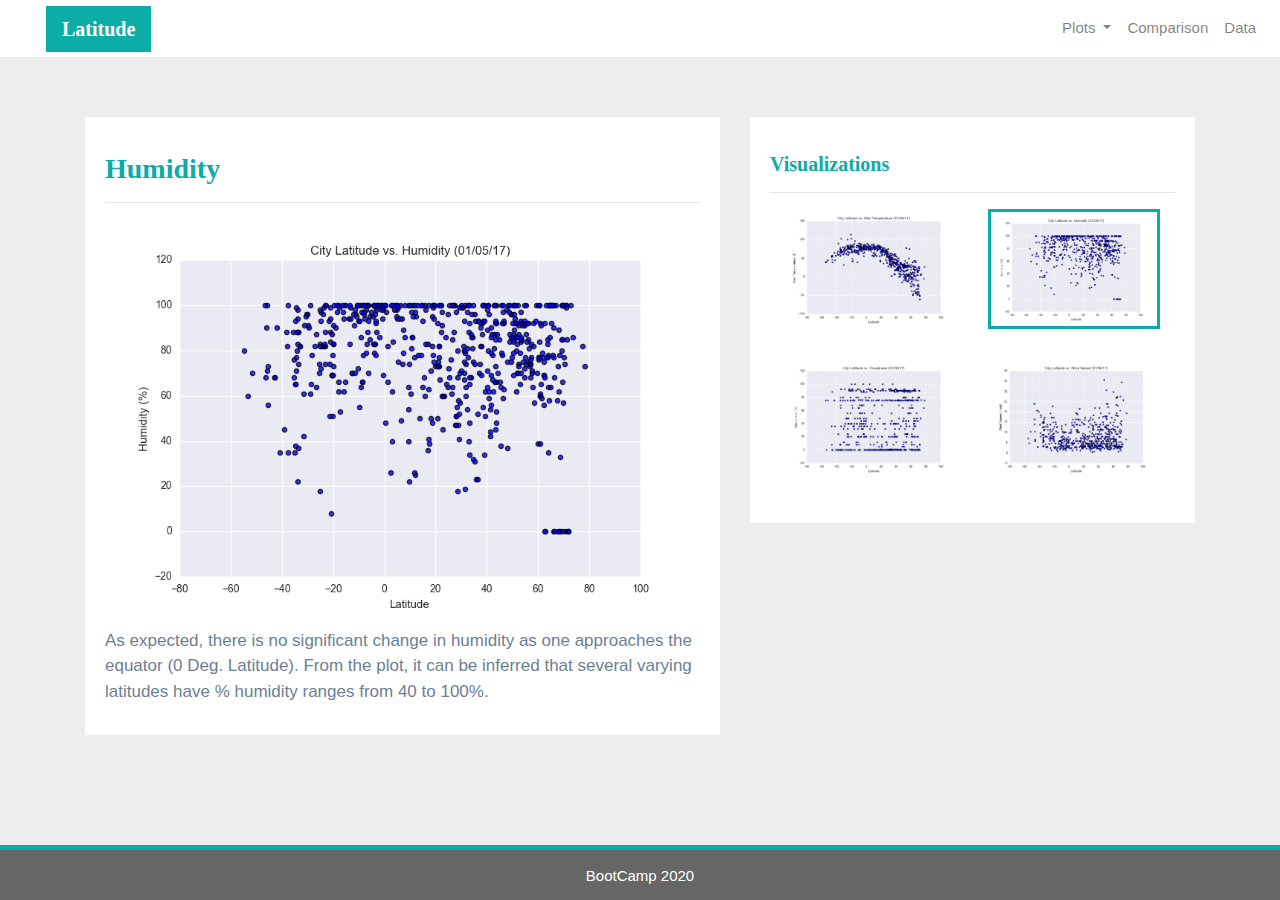
<file: humidity.html>
<!DOCTYPE html>

<html>



<head>

  <meta charset="utf-8" />

  <meta http-equiv="X-UA-Compatible" content="IE=edge">

  <title>Web Visualization Dashboard: Humidity</title>

  <meta name="viewport" content="width=device-width, initial-scale=1">





  <!-- Bootstrap CSS -->

  <link rel="stylesheet" href="https://stackpath.bootstrapcdn.com/bootstrap/4.3.1/css/bootstrap.min.css" integrity="sha384-ggOyR0iXCbMQv3Xipma34MD+dH/1fQ784/j6cY/iJTQUOhcWr7x9JvoRxT2MZw1T"

    crossorigin="anonymous">



  <!--CSS Link-->

  <link rel="stylesheet" type="text/css" href="style.css">



</head>



<body>

  <!-- Navigation Section -->

  <div class="navigation">

    <nav class="navbar navbar-expand-lg navbar-light">

      <a class="navbar-brand" style="background-color: #0BADA6;" href="index.html">Latitude</a>

      <button class="navbar-toggler  border border-white" type="button" data-toggle="collapse" data-target="#navbarNavDropdown"

        aria-controls="navbarNavDropdown" aria-expanded="false" aria-label="Toggle navigation">

        <span class="navbar-toggler-icon"></span>

      </button>

      <div class="collapse navbar-collapse" id="navbarNavDropdown">

        <ul class="navbar-nav ml-auto">

          <li class="nav-item dropdown">

            <a class="nav-link dropdown-toggle" href="#" id="navbarDropdownMenuLink" data-toggle="dropdown"

              aria-haspopup="true" aria-expanded="false">

              Plots

            </a>

            <div class="dropdown-menu" aria-labelledby="navbarDropdownMenuLink">

              <a class="dropdown-item" href="max_temperature.html">Max Temperature</a>

              <a class="dropdown-item active" href="humidity.html">Humidity</a>

              <a class="dropdown-item" href="cloudiness.html">Cloudiness</a>

              <a class="dropdown-item" href="wind_speed.html">Wind Speed</a>

            </div>

          </li>

          <li class="nav-item">

            <a class="nav-link" href="comparisons.html">Comparison</a>

          </li>

          <li class="nav-item">

            <a class="nav-link" href="data.html">Data</a>

          </li>



        </ul>

      </div>

    </nav>

  </div>

  <!-- Content Section -->

  <div class="container">

    <div class="row">

      <div class="col-lg-7 col-md-12">

        <!-- Left box  -->

        <div class="box">

          <h3 class="title">Humidity</h3>

          <hr>

          <img src="Resources/assets/images/Fig2.png" alt="Humidity Graph">

          <p>As expected, there is no significant change in humidity as one approaches the equator

            (0 Deg. Latitude). From the plot, it can be inferred that several varying latitudes have % humidity ranges from 40 to 100%.</p>

        </div>

      </div>

      <div class="col-lg-5 col-md-12">

        <!-- Right Box -->

        <div class="box">

          <h5 class="title">Visualizations</h5>

          <hr>





          <div class="container">

            <div class="row" style="padding-bottom: 30px;">

              <div class="col-6">

                <a href="max_temperature.html">

                  <img class="panel" src="Resources/assets/images/Fig1.png" alt="Max Temperature Image">

                </a>

              </div>

              <div class="col-6">

                <a href="humidity.html">

                  <img class="panel active" src="Resources/assets/images/Fig2.png" alt="Humidity Graph">

                </a>

              </div>

            </div>



            <div class="row" style="padding-bottom: 30px;">

              <div class="col-6">

                <a href="cloudiness.html">

                  <img class="panel" src="Resources/assets/images/Fig3.png" alt="Cloudiness Graph">

                </a>

              </div>

              <div class="col-6">

                <a href="wind_speed.html">

                  <img class="panel" src="Resources/assets/images/Fig4.png" alt="Wind Speed Graph">

                </a>

              </div>





            </div>

          </div>





        </div>

      </div>

    </div>

  </div>

  <!-- Footer Section -->

  <footer>

    <div class="footer">BootCamp 2020</div>

  </footer>



  <!-- Bootstrap JS -->

  <script src="https://code.jquery.com/jquery-3.3.1.slim.min.js" integrity="sha384-q8i/X+965DzO0rT7abK41JStQIAqVgRVzpbzo5smXKp4YfRvH+8abtTE1Pi6jizo" 

    crossorigin="anonymous"></script>

  <script src="https://cdnjs.cloudflare.com/ajax/libs/popper.js/1.14.7/umd/popper.min.js" integrity="sha384-UO2eT0CpHqdSJQ6hJty5KVphtPhzWj9WO1clHTMGa3JDZwrnQq4sF86dIHNDz0W1" 

    crossorigin="anonymous"></script>

  <script src="https://stackpath.bootstrapcdn.com/bootstrap/4.3.1/js/bootstrap.min.js" integrity="sha384-JjSmVgyd0p3pXB1rRibZUAYoIIy6OrQ6VrjIEaFf/nJGzIxFDsf4x0xIM+B07jRM" 

    crossorigin="anonymous"></script>



</body>



</html>
</file>
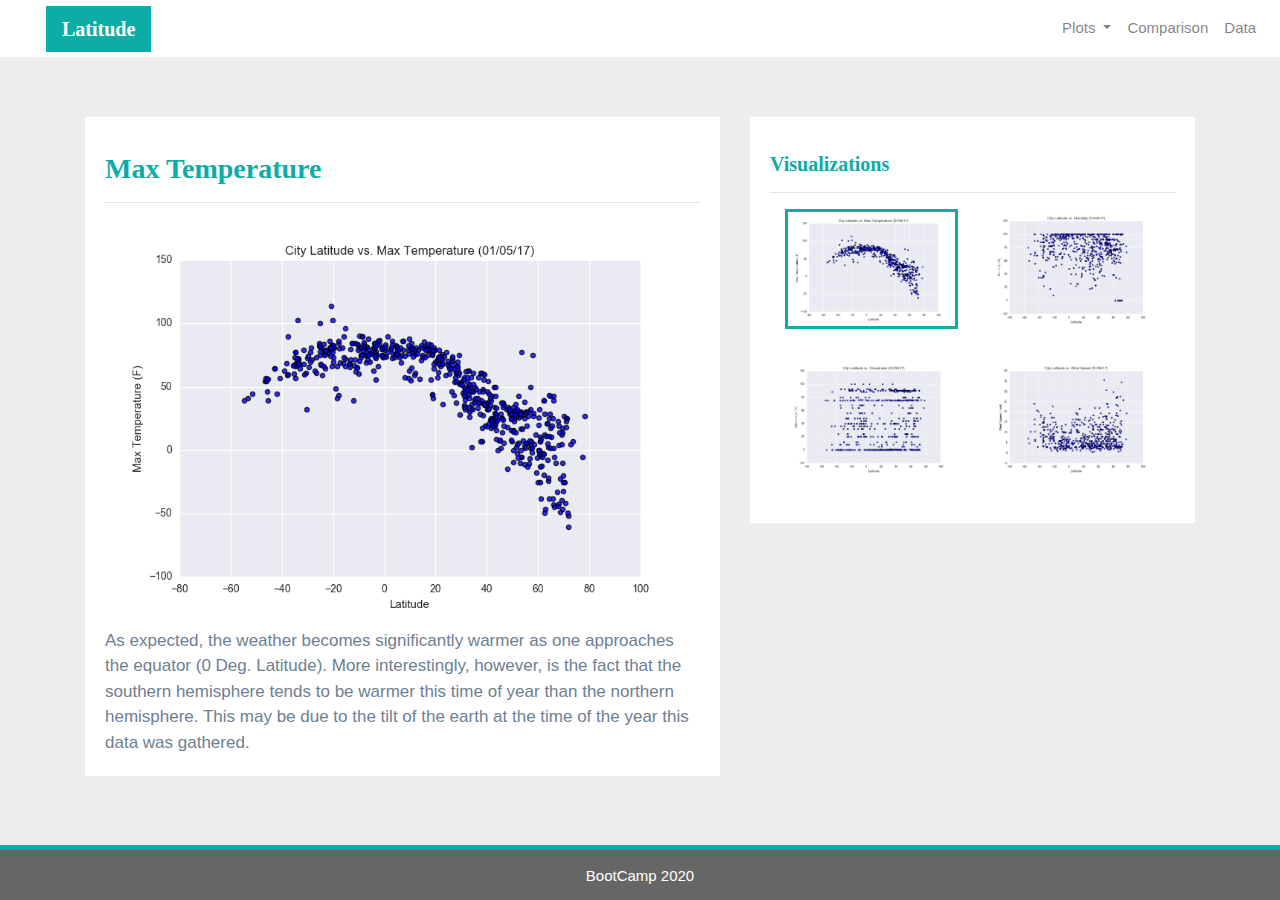
<file: max_temperature.html>
<!DOCTYPE html>

<html>



<head>

  <meta charset="utf-8" />

  <meta http-equiv="X-UA-Compatible" content="IE=edge">

  <title>Web Visualization Dashboard: Max Temperature</title>

  <meta name="viewport" content="width=device-width, initial-scale=1">



  <!-- Bootstrap CSS -->

  <link rel="stylesheet" href="https://stackpath.bootstrapcdn.com/bootstrap/4.3.1/css/bootstrap.min.css" integrity="sha384-ggOyR0iXCbMQv3Xipma34MD+dH/1fQ784/j6cY/iJTQUOhcWr7x9JvoRxT2MZw1T"

    crossorigin="anonymous">



  <!--CSS Link-->

  <link rel="stylesheet" type="text/css" href="style.css">



</head>



<body>

  <!-- Navigation Section -->

  <div class="navigation">

    <nav class="navbar navbar-expand-lg navbar-light">

      <a class="navbar-brand" style="background-color: #0BADA6;" href="index.html">Latitude</a>

      <button class="navbar-toggler  border border-white" type="button" data-toggle="collapse" data-target="#navbarNavDropdown"

        aria-controls="navbarNavDropdown" aria-expanded="false" aria-label="Toggle navigation">

        <span class="navbar-toggler-icon"></span>

      </button>

      <div class="collapse navbar-collapse" id="navbarNavDropdown">

        <ul class="navbar-nav ml-auto">

          <li class="nav-item dropdown">

            <a class="nav-link dropdown-toggle" href="#" id="navbarDropdownMenuLink" data-toggle="dropdown"

              aria-haspopup="true" aria-expanded="false">

              Plots

            </a>

            <div class="dropdown-menu" aria-labelledby="navbarDropdownMenuLink">

              <a class="dropdown-item active" href="max_temperature.html">Max Temperature</a>

              <a class="dropdown-item" href="humidity.html">Humidity</a>

              <a class="dropdown-item" href="cloudiness.html">Cloudiness</a>

              <a class="dropdown-item" href="wind_speed.html">Wind Speed</a>

            </div>

          </li>

          <li class="nav-item">

            <a class="nav-link" href="comparisons.html">Comparison</a>

          </li>

          <li class="nav-item">

            <a class="nav-link" href="data.html">Data</a>

          </li>



        </ul>

      </div>

    </nav>

  </div>

  <!-- Content Section -->

  <div class="container">

    <div class="row">

      <div class="col-lg-7 col-md-12">

        <!-- Left box  -->

        <div class="box" style="padding-bottom: 5px;">

          <h3 class="title">Max Temperature</h3>

          <hr>

          <img src="Resources/assets/images/Fig1.png" alt="Max Temperature Graph">

          <p>As expected, the weather becomes significantly warmer as one approaches the equator (0 Deg. Latitude).

            More interestingly, however, is the fact that the southern hemisphere tends to be warmer this time of year than the northern hemisphere. This may be due to the tilt of the earth at the time of the year this

            data was gathered.</p>

        </div>

      </div>

      <div class="col-lg-5 col-md-12">

        <!-- Right Box -->

        <div class="box">

          <h5 class="title">Visualizations</h5>

          <hr>





          <div class="container">

            <div class="row" style="padding-bottom: 30px;">

              <div class="col-6">

                <a href="max_temperature.html">

                  <img class="panel active" src="Resources/assets/images/Fig1.png" alt="Max Temperature Image">

                </a>

              </div>

              <div class="col-6">

                <a href="humidity.html">

                  <img class="panel" src="Resources/assets/images/Fig2.png" alt="Humidity Graph">

                </a>

              </div>

            </div>



            <div class="row" style="padding-bottom: 30px;">

              <div class="col-6">

                <a href="cloudiness.html">

                  <img class="panel" src="Resources/assets/images/Fig3.png" alt="Cloudiness Graph">

                </a>

              </div>

              <div class="col-6">

                <a href="wind_speed.html">

                  <img class="panel" src="Resources/assets/images/Fig4.png" alt="Wind Speed Graph">

                </a>

              </div>





            </div>

          </div>





        </div>

      </div>

    </div>

  </div>

  <!-- Footer Section -->

  <footer>

    <div class="footer">BootCamp 2020</div>

  </footer>



  <!-- Bootstrap JS -->

  <script src="https://code.jquery.com/jquery-3.3.1.slim.min.js" integrity="sha384-q8i/X+965DzO0rT7abK41JStQIAqVgRVzpbzo5smXKp4YfRvH+8abtTE1Pi6jizo" 

    crossorigin="anonymous"></script>

  <script src="https://cdnjs.cloudflare.com/ajax/libs/popper.js/1.14.7/umd/popper.min.js" integrity="sha384-UO2eT0CpHqdSJQ6hJty5KVphtPhzWj9WO1clHTMGa3JDZwrnQq4sF86dIHNDz0W1" 

    crossorigin="anonymous"></script>

  <script src="https://stackpath.bootstrapcdn.com/bootstrap/4.3.1/js/bootstrap.min.js" integrity="sha384-JjSmVgyd0p3pXB1rRibZUAYoIIy6OrQ6VrjIEaFf/nJGzIxFDsf4x0xIM+B07jRM" 

    crossorigin="anonymous"></script>



</body>



</html>
</file>
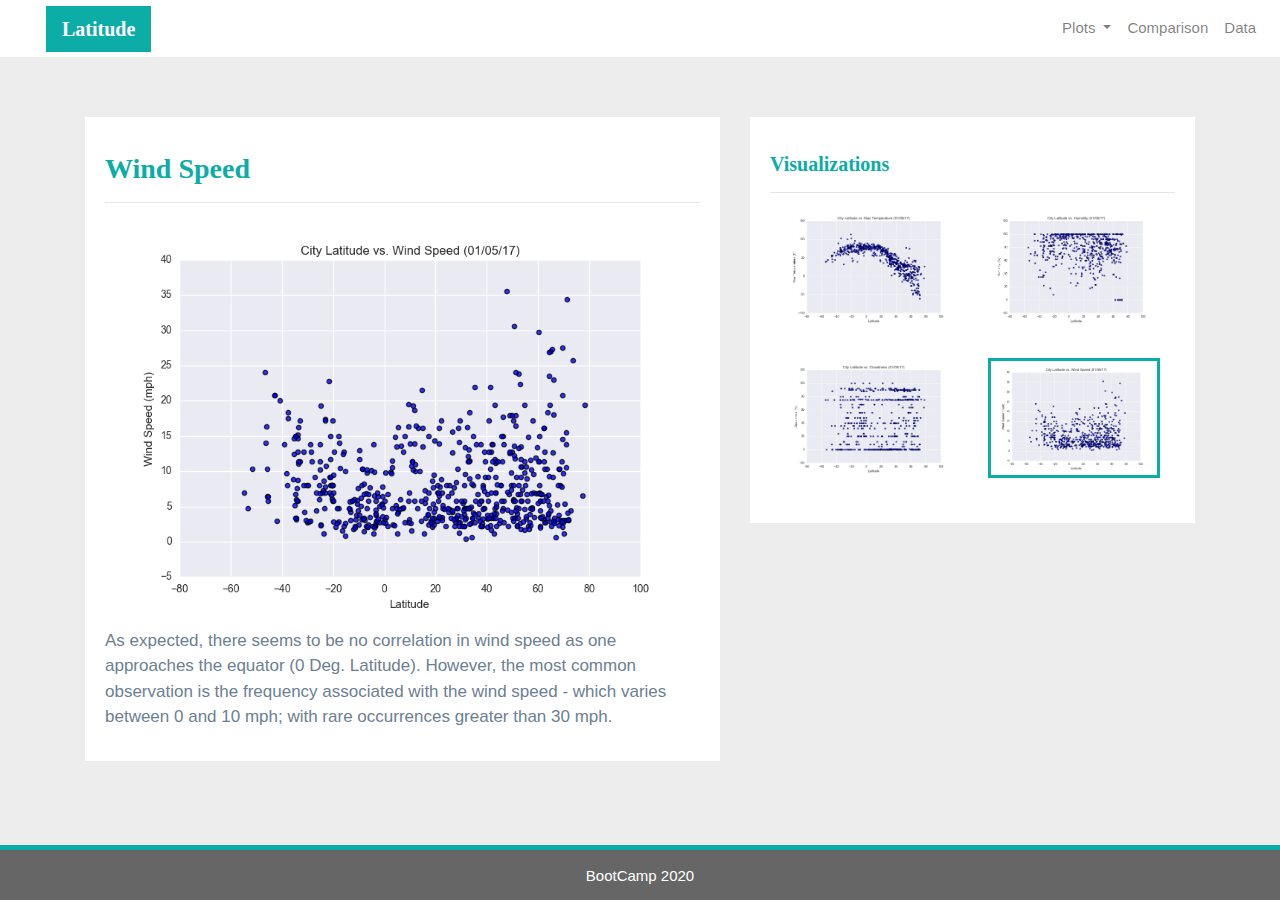
<file: wind_speed.html>
<!DOCTYPE html>

<html>



<head>

  <meta charset="utf-8" />

  <meta http-equiv="X-UA-Compatible" content="IE=edge">

  <title>Web Visualization Dashboard: Wind Speed</title>

  <meta name="viewport" content="width=device-width, initial-scale=1">



  <!-- Bootstrap CSS -->

  <link rel="stylesheet" href="https://stackpath.bootstrapcdn.com/bootstrap/4.3.1/css/bootstrap.min.css" integrity="sha384-ggOyR0iXCbMQv3Xipma34MD+dH/1fQ784/j6cY/iJTQUOhcWr7x9JvoRxT2MZw1T"

    crossorigin="anonymous">

  <!--CSS Link-->

  <link rel="stylesheet" type="text/css" href="style.css">

</head>



<body>

  <!-- Navigation Section -->

  <div class="navigation">

    <nav class="navbar navbar-expand-lg navbar-light">

      <a class="navbar-brand" style="background-color: #0BADA6;" href="index.html">Latitude</a>

      <button class="navbar-toggler border border-white" type="button" data-toggle="collapse" data-target="#navbarNavDropdown"

        aria-controls="navbarNavDropdown" aria-expanded="false" aria-label="Toggle navigation">

        <span class="navbar-toggler-icon"></span>

      </button>

      <div class="collapse navbar-collapse" id="navbarNavDropdown">

        <ul class="navbar-nav ml-auto">

          <li class="nav-item dropdown">

            <a class="nav-link dropdown-toggle" href="#" id="navbarDropdownMenuLink" data-toggle="dropdown"

              aria-haspopup="true" aria-expanded="false">

              Plots

            </a>

            <div class="dropdown-menu" aria-labelledby="navbarDropdownMenuLink">

              <a class="dropdown-item" href="max_temperature.html">Max Temperature</a>

              <a class="dropdown-item" href="humidity.html">Humidity</a>

              <a class="dropdown-item" href="cloudiness.html">Cloudiness</a>

              <a class="dropdown-item active" href="wind_speed.html">Wind Speed</a>

            </div>

          </li>

          <li class="nav-item">

            <a class="nav-link" href="comparisons.html">Comparison</a>

          </li>

          <li class="nav-item">

            <a class="nav-link" href="data.html">Data</a>

          </li>



        </ul>

      </div>

    </nav>

  </div>

  <!-- Content Section -->

  <div class="container">

    <div class="row">

      <div class="col-lg-7 col-md-12">

        <!-- Left box  -->

        <div class="box">

          <h3 class="title">Wind Speed</h3>

          <hr>

          <img src="Resources/assets/images/Fig4.png" alt="Wind Speed Graph">

          <p>As expected, there seems to be no correlation in wind speed as one approaches the equator (0 Deg. Latitude). However, the most common observation is the frequency associated with the wind speed - which varies between 0 and 10 mph; with rare occurrences greater than 30 mph.

          </p>

        </div>

      </div>

      <div class="col-lg-5 col-md-12">

        <!-- Right Box -->

        <div class="box">

          <h5 class="title">Visualizations</h5>

          <hr>

          <div class="container">

            <div class="row" style="padding-bottom: 30px;">

              <div class="col-6">

                <a href="max_temperature.html">

                  <img class="panel" src="Resources/assets/images/Fig1.png" alt="Max Temperature Image">

                </a>

              </div>

              <div class="col-6">

                <a href="humidity.html">

                  <img class="panel" src="Resources/assets/images/Fig2.png" alt="Humidity Graph">

                </a>

              </div>

            </div>

            <div class="row" style="padding-bottom: 30px;">

              <div class="col-6">

                <a href="cloudiness.html">

                  <img class="panel" src="Resources/assets/images/Fig3.png" alt="Cloudiness Graph">

                </a>

              </div>

              <div class="col-6">

                <a href="wind_speed.html">

                  <img class="panel active" src="Resources/assets/images/Fig4.png" alt="Wind Speed Graph">

                </a>

              </div>

            </div>

          </div>

        </div>

      </div>

    </div>

  </div>

  <!-- Footer Section -->

  <footer>

    <div class="footer">BootCamp 2020</div>

  </footer>



  <!-- Bootstrap JS -->

  <script src="https://code.jquery.com/jquery-3.3.1.slim.min.js" integrity="sha384-q8i/X+965DzO0rT7abK41JStQIAqVgRVzpbzo5smXKp4YfRvH+8abtTE1Pi6jizo" 

    crossorigin="anonymous"></script>

  <script src="https://cdnjs.cloudflare.com/ajax/libs/popper.js/1.14.7/umd/popper.min.js" integrity="sha384-UO2eT0CpHqdSJQ6hJty5KVphtPhzWj9WO1clHTMGa3JDZwrnQq4sF86dIHNDz0W1" 

    crossorigin="anonymous"></script>

  <script src="https://stackpath.bootstrapcdn.com/bootstrap/4.3.1/js/bootstrap.min.js" integrity="sha384-JjSmVgyd0p3pXB1rRibZUAYoIIy6OrQ6VrjIEaFf/nJGzIxFDsf4x0xIM+B07jRM" 

    crossorigin="anonymous"></script>

</body>



</html>
</file>
<file: style.css>
/* Body */

body{

  background-color: #EDEDED; 

}

/* Navbar */

.navbar{

  max-height: 57px; 

}

.navigation .navbar-brand{

  color: white; 

  margin-left: 30px; 

  padding: inherit; 

  font-weight: bold; 

  background-color: #0BADA6;

  font-family: Georgia, 'Times New Roman', Times, serif;

}

.navbar{

  background-color: white; 

  font-size: 15px; 

}

.active, .dropdown-menu .dropdown-item:active a:hover{

  background-color:#E7E7E7!important; 

}

.dropdown-item{

  color: #6D8092 !important; 

}

.dropdown .dropdown-menu .dropdown-item:active, .dropdown .dropdown-menu .dropdown-item:hover{

  background-color:#E7E7E7 !important; 

}

a{

  color: #6D8092;

  font-size: 15px; 

}

.nav-link:hover{

  background-color:#E7E7E7 !important;

 }



.navbar-brand:hover{

color: rgb(175, 175, 175) !important;

}

/* Images */

img{

  width:100% !important;

  height:100% !important;

}

.active, .panel:hover{

  border-color:#0BADA6;

  border-style: solid; 

  

}

.vizualization{

  width:50% !important;

  height:50% !important;

}



/* Title Class  */

.title{

  color: #0BADA6;  

  font-family: Georgia, 'Times New Roman', Times, serif;

  font-weight: bolder; 

  padding-top: 25px; 

}

/* Paragraph Element */

p{

color: #6D8092;

font-family: Arial, Helvetica, sans-serif;

font-size: 17px; 

}

/* Box Class */

.box {

  margin-top: 60px; 

  margin-bottom: 62px; 

  padding: 10px 20px 15px; 

  color:black;

  background-color: white; 



}

/* Table */

.table{

  font-size: 15px; 

  border-top-color: white !important; 

}

/* Footer */

footer{

background-color: #666666; 

border-top-style: solid; 

border-top-width: 5px; 

border-top-color: #0BADA6;

color: white; 

min-height: 55px; 

font-family: Arial, Helvetica, sans-serif;

font-size: 15px; 

text-align: center; 

position: fixed;

left: 0;

bottom: 0;

width: 100%;

padding-top: 15px; 

}

/* Media Queries */

@media(max-width: 992px){

.navbar-expand-lg{

background-color: #0BADA6 !important;

}

.navbar{

  max-height: none; 

  padding: inherit;

}

.navbar div{

  margin: inherit; 

  background-color: white;  

}

.navbar-brand{

  padding: 10px !important; 

}



button{

  margin-right: 30px; 

}

button:focus {



  outline: 1px dotted;

  outline: 5px auto -webkit-focusring-color;

  

  }

}
</file>
